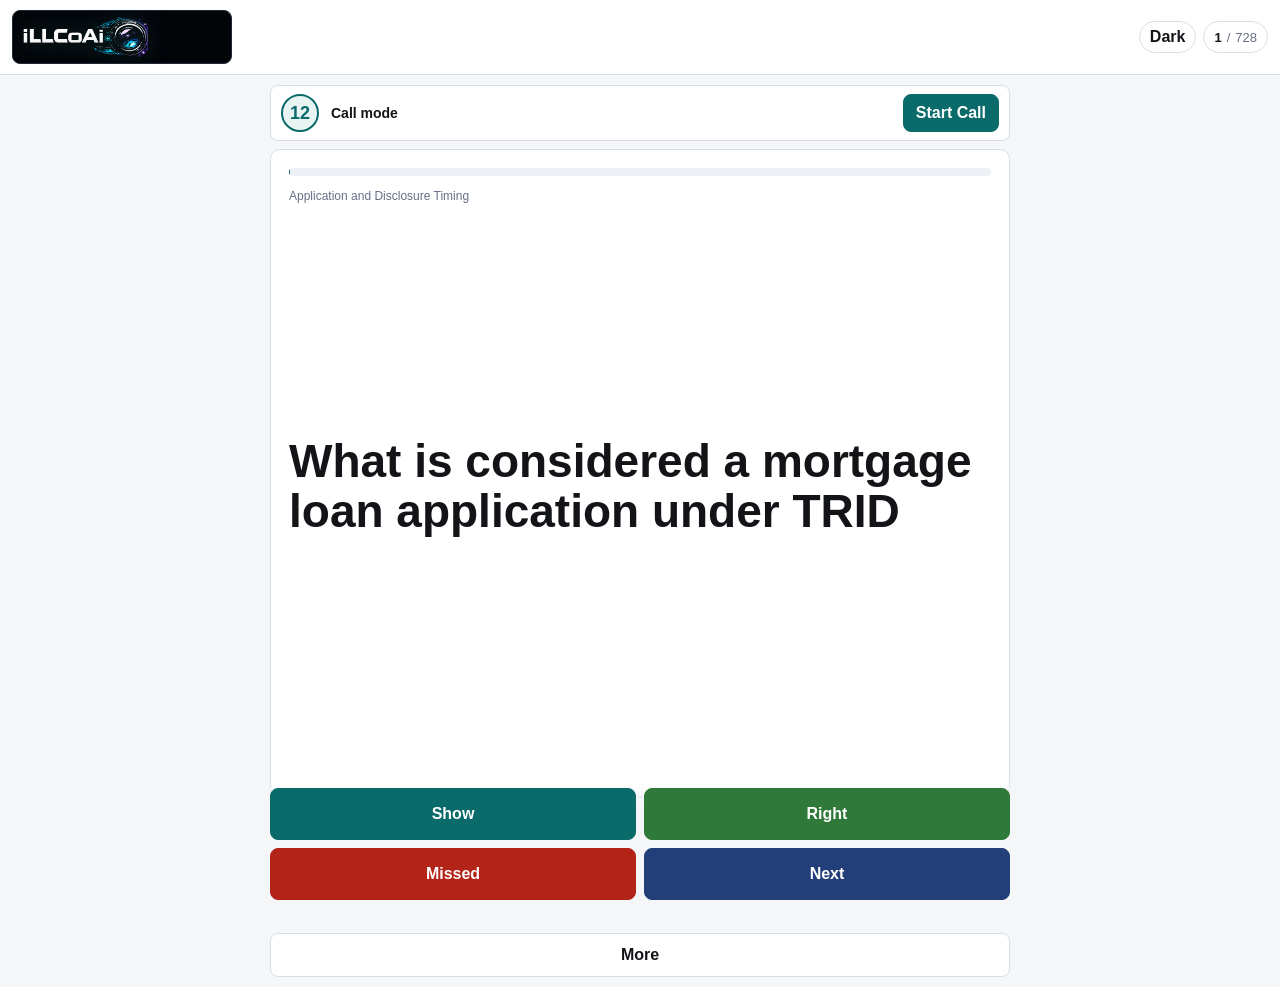
<file: index.html>
<!doctype html>
<html lang="en">
<head>
<meta charset="utf-8">
<meta name="viewport" content="width=device-width, initial-scale=1">
<title>SAFE MLO Study</title>
<link rel="icon" href="data:,">
<style>
:root {
  color-scheme: light;
  --bg: #f4f6f8;
  --paper: #ffffff;
  --control: #ffffff;
  --ink: #121417;
  --muted: #667085;
  --line: #d8dee8;
  --line-strong: #b8c2d0;
  --teal: #0b6b6b;
  --teal-soft: #e7f4f2;
  --blue: #233f7a;
  --blue-soft: #edf2ff;
  --green: #2f7a3b;
  --green-soft: #eaf7ed;
  --red: #b42318;
  --red-soft: #fff0ed;
  --amber: #a15c07;
  --amber-soft: #fff5df;
  --topbar-bg: rgba(255,255,255,.92);
  --action-bg: linear-gradient(180deg, rgba(244,246,248,0), var(--bg) 22%);
  --live-bg: linear-gradient(180deg, #f7fffd, #ffffff);
  --shadow: 0 20px 60px rgba(16, 24, 40, .12);
}
html.dark {
  color-scheme: dark;
  --bg: #0f1319;
  --paper: #171c24;
  --control: #11161d;
  --ink: #f5f7fb;
  --muted: #a6b0c1;
  --line: #2b3442;
  --line-strong: #4a586b;
  --teal: #4fd1c5;
  --teal-soft: #102b2b;
  --blue: #8ea8ff;
  --blue-soft: #17223d;
  --green: #67c879;
  --green-soft: #12301b;
  --red: #ff7469;
  --red-soft: #341714;
  --amber: #f3bd63;
  --amber-soft: #30230f;
  --topbar-bg: rgba(15,19,25,.92);
  --action-bg: linear-gradient(180deg, rgba(15,19,25,0), var(--bg) 22%);
  --live-bg: linear-gradient(180deg, #112524, #171c24);
  --shadow: 0 22px 66px rgba(0, 0, 0, .34);
}
* { box-sizing: border-box; }
html { min-height: 100%; background: var(--bg); }
body { margin: 0; min-height: 100vh; color: var(--ink); font-family: Arial, Helvetica, sans-serif; letter-spacing: 0; background: var(--bg); }
button, input, select, textarea { font: inherit; }
button { cursor: pointer; }
.app { min-height: 100vh; display: grid; grid-template-rows: auto 1fr; }
.topbar { position: sticky; top: 0; z-index: 5; display: flex; justify-content: space-between; align-items: center; gap: 14px; padding: 14px 18px; border-bottom: 1px solid var(--line); background: var(--topbar-bg); backdrop-filter: blur(10px); }
.brand { display: flex; align-items: center; gap: 11px; min-width: 0; }
.logo { width: 40px; height: 40px; display: grid; place-items: center; border: 2px solid var(--ink); background: var(--teal-soft); font-weight: 900; }
.brand-mark { width: min(220px, 48vw); height: 54px; display: flex; align-items: center; border: 1px solid #1f2937; border-radius: 8px; background: #020408; overflow: hidden; padding: 3px 8px; }
.brand-logo { width: 100%; height: 100%; object-fit: contain; object-position: left center; display: block; filter: drop-shadow(0 0 12px rgba(79,209,197,.28)); }
h1, p { margin: 0; }
h1 { font-size: 21px; line-height: 1.08; }
.small { font-size: 13px; line-height: 1.38; }
.muted { color: var(--muted); }
.scorebar { display: flex; justify-content: flex-end; gap: 8px; flex-wrap: wrap; }
.theme-toggle { min-height: 34px; border-radius: 999px; padding: 7px 12px; }
.pill { display: inline-flex; align-items: center; gap: 5px; min-height: 34px; border: 1px solid var(--line); border-radius: 999px; background: var(--control); color: var(--muted); padding: 7px 10px; font-size: 13px; white-space: nowrap; }
.pill strong { color: var(--ink); }
.shell { width: min(1240px, 100%); margin: 0 auto; padding: 18px; display: grid; gap: 14px; align-content: start; }
.call-panel { display: grid; grid-template-columns: 1fr auto; align-items: center; gap: 16px; padding: 14px; border: 1px solid var(--line); border-radius: 10px; background: var(--paper); box-shadow: var(--shadow); }
.call-panel.live { border-color: var(--teal); background: var(--live-bg); box-shadow: 0 0 0 4px rgba(11,107,107,.1), var(--shadow); }
.timer-wrap { display: flex; align-items: center; gap: 12px; min-width: 0; }
.timer { width: 58px; height: 58px; display: grid; place-items: center; border: 2px solid var(--teal); border-radius: 50%; color: var(--teal); background: var(--teal-soft); font-size: 27px; font-weight: 900; }
.call-copy { display: grid; gap: 3px; min-width: 0; }
.call-copy strong { font-size: 17px; }
.call-actions { display: flex; align-items: center; gap: 8px; flex-wrap: wrap; justify-content: flex-end; }
.study-layout { display: grid; grid-template-columns: minmax(0, 1fr) 320px; gap: 14px; align-items: start; }
.primary-column { display: grid; gap: 10px; min-width: 0; }
.side-panel { display: grid; gap: 10px; position: sticky; top: 86px; }
.mini-panel { border: 1px solid var(--line); border-radius: 12px; background: var(--paper); box-shadow: 0 12px 34px rgba(16,24,40,.07); padding: 14px; display: grid; gap: 10px; }
.mini-title { display: flex; align-items: center; justify-content: space-between; gap: 8px; }
.eyebrow { color: var(--teal); font-size: 11px; font-weight: 900; text-transform: uppercase; }
.metric-grid { display: grid; grid-template-columns: repeat(2, minmax(0, 1fr)); gap: 8px; }
.metric { border: 1px solid var(--line); border-radius: 10px; background: var(--control); padding: 10px; }
.metric strong { display: block; font-size: 23px; line-height: 1; color: var(--ink); }
.focus-title { font-size: 17px; font-weight: 900; line-height: 1.25; }
.shortcut-row { display: flex; flex-wrap: wrap; gap: 6px; }
.kbd { border: 1px solid var(--line); border-radius: 6px; background: var(--control); color: var(--muted); padding: 5px 7px; font-size: 12px; }
.card { min-height: 485px; display: grid; grid-template-rows: auto auto 1fr auto auto; gap: 16px; padding: 32px; border: 1px solid var(--line); border-radius: 12px; background: var(--paper); box-shadow: var(--shadow); }
.card.revealed { border-color: var(--line-strong); }
.progress-track { height: 8px; overflow: hidden; border-radius: 999px; background: #edf1f6; }
.progress-track span { display: block; height: 100%; width: 0%; background: linear-gradient(90deg, var(--teal), var(--blue)); transition: width .18s ease; }
.meta { display: flex; gap: 7px; flex-wrap: wrap; align-items: center; }
.tag { border: 1px solid var(--line); border-radius: 999px; background: var(--control); color: var(--muted); padding: 6px 9px; font-size: 12px; max-width: 100%; overflow: hidden; text-overflow: ellipsis; white-space: nowrap; }
.tag.kind { border-color: var(--blue); background: var(--blue); color: #fff; }
.prompt { color: var(--teal); font-size: 12px; font-weight: 900; text-transform: uppercase; }
.front { align-self: center; font-size: clamp(29px, 5vw, 60px); line-height: 1.05; font-weight: 900; overflow-wrap: anywhere; }
.back { display: none; border-top: 1px solid var(--line); padding-top: 18px; font-size: clamp(18px, 2.4vw, 26px); line-height: 1.38; overflow-wrap: anywhere; }
.revealed .back { display: block; }
.options { display: grid; gap: 10px; }
.option { width: 100%; min-height: 52px; border: 1px solid var(--line); border-radius: 8px; background: var(--control); color: var(--ink); padding: 12px 14px; text-align: left; }
.option:hover { border-color: var(--line-strong); }
.option.correct { border-color: var(--green); background: var(--green-soft); }
.option.wrong { border-color: var(--red); background: var(--red-soft); }
.actions { position: sticky; bottom: 0; z-index: 4; display: grid; grid-template-columns: 1.25fr 1fr 1fr 1fr; gap: 10px; padding: 10px 0 0; background: var(--action-bg); }
.btn { min-height: 50px; border: 1px solid var(--line); border-radius: 10px; background: var(--control); color: var(--ink); padding: 11px 13px; font-weight: 900; }
.btn:hover { border-color: var(--line-strong); }
.btn.primary { border-color: var(--teal); background: var(--teal); color: #fff; }
.btn.good { border-color: var(--green); background: var(--green); color: #fff; }
.btn.bad { border-color: var(--red); background: var(--red); color: #fff; }
.btn.blue { border-color: var(--blue); background: var(--blue); color: #fff; }
.btn.ghost { background: var(--control); }
.scorebar .theme-toggle { min-height: 34px; border-radius: 999px; padding: 7px 12px; }
html.dark .btn.primary, html.dark .btn.good, html.dark .btn.bad, html.dark .btn.blue { color: #071016; }
details.more { border: 1px solid var(--line); border-radius: 10px; background: var(--paper); box-shadow: 0 10px 30px rgba(16,24,40,.06); }
details.more summary { list-style: none; padding: 15px 16px; font-weight: 900; cursor: pointer; }
details.more summary::-webkit-details-marker { display: none; }
.more-body { border-top: 1px solid var(--line); padding: 16px; display: grid; gap: 14px; }
.grid { display: grid; grid-template-columns: repeat(3, minmax(0, 1fr)); gap: 10px; }
label { display: grid; gap: 6px; color: var(--muted); font-size: 12px; font-weight: 900; text-transform: uppercase; }
input, select, textarea { width: 100%; min-height: 42px; border: 1px solid var(--line); border-radius: 8px; background: var(--control); color: var(--ink); padding: 9px 10px; }
textarea { min-height: 96px; resize: vertical; font: 12px/1.4 Consolas, monospace; text-transform: none; }
.more-actions { display: flex; flex-wrap: wrap; gap: 8px; }
.more-actions .btn { flex: 1 1 160px; }
.verification { border-left: 3px solid var(--teal); background: var(--control); padding: 10px 12px; color: var(--muted); font-size: 12px; line-height: 1.45; }
.verification strong { color: var(--ink); }
.verification-links { display: flex; flex-wrap: wrap; gap: 10px; margin-top: 6px; }
.verification a { color: var(--teal); font-weight: 800; }
.feedback { min-height: 20px; color: var(--muted); }
.missed-list { display: grid; gap: 8px; max-height: 190px; overflow: auto; }
.side-panel .missed-list { max-height: 270px; }
.missed-item { border: 1px solid var(--line); border-radius: 8px; background: var(--control); color: var(--ink); padding: 10px; text-align: left; font-size: 13px; line-height: 1.35; }
.demo-overlay[hidden] { display: none; }
.demo-overlay { position: fixed; inset: 0; z-index: 80; pointer-events: none; }
.demo-spotlight { position: absolute; border: 2px solid var(--teal); border-radius: 14px; background: transparent; box-shadow: 0 0 0 9999px rgba(3, 7, 18, .72), 0 18px 58px rgba(0,0,0,.42), inset 0 0 0 1px rgba(255,255,255,.35); transition: left .22s ease, top .22s ease, width .22s ease, height .22s ease; pointer-events: none; }
.demo-card { position: absolute; width: min(380px, calc(100vw - 28px)); max-height: calc(100vh - 28px); overflow: auto; border: 1px solid var(--line-strong); border-radius: 12px; background: var(--paper); color: var(--ink); box-shadow: 0 24px 80px rgba(0,0,0,.38); padding: 16px; display: grid; gap: 10px; pointer-events: auto; }
.demo-card h2 { margin: 0; font-size: 22px; line-height: 1.15; }
.demo-actions { display: grid; grid-template-columns: 1fr 1fr 1fr; gap: 8px; }
.demo-actions .btn { min-height: 42px; padding: 8px 10px; }
.demo-actions .btn:disabled { opacity: .45; cursor: default; }
.topbar { position: static; padding: 10px 12px; }
.logo, #demoToggle, .brand .small, .brand h1, .scorebar .pill:nth-of-type(2), .scorebar .pill:nth-of-type(3), .side-panel, .call-actions .pill, .call-copy .small, #kind, #source, .prompt { display: none; }
.brand { gap: 0; }
h1 { font-size: 18px; }
.scorebar { align-items: center; gap: 7px; }
.scorebar .pill, .scorebar .theme-toggle { min-height: 32px; padding: 6px 10px; }
.shell { width: min(760px, 100%); padding: 10px; gap: 8px; }
.call-panel { grid-template-columns: auto 1fr; gap: 10px; padding: 8px 10px; border-radius: 8px; box-shadow: none; }
.timer { width: 38px; height: 38px; font-size: 18px; }
.call-copy strong { font-size: 14px; }
.call-actions { justify-content: flex-end; }
.call-actions .btn { min-height: 38px; padding: 8px 12px; border-radius: 8px; }
.study-layout { display: block; }
.primary-column { gap: 8px; }
.card { min-height: calc(100vh - 252px); gap: 10px; padding: 18px; border-radius: 10px; box-shadow: none; }
.meta { min-height: 20px; }
.tag { border: 0; border-radius: 0; background: transparent; padding: 0; white-space: normal; }
.front { font-size: clamp(25px, 6vw, 46px); line-height: 1.08; }
.back { padding-top: 14px; font-size: clamp(17px, 3vw, 24px); }
.actions { grid-template-columns: repeat(2, minmax(0, 1fr)); gap: 8px; padding-top: 8px; }
.btn { min-height: 52px; border-radius: 8px; }
details.more { box-shadow: none; border-radius: 8px; }
details.more summary { padding: 12px; text-align: center; }
.more-body { padding: 12px; }
@media (max-width: 820px) {
  .topbar { position: static; align-items: flex-start; flex-direction: column; }
  .scorebar { justify-content: flex-start; }
  .shell { padding: 12px; }
  .study-layout { grid-template-columns: 1fr; }
  .side-panel { position: static; grid-template-columns: 1fr; }
  .call-panel { grid-template-columns: 1fr; align-items: stretch; }
  .call-actions { justify-content: stretch; }
  .call-actions .btn, .call-actions .pill { flex: 1 1 auto; justify-content: center; }
  .card { min-height: 420px; padding: 22px; }
  .actions { grid-template-columns: 1fr 1fr; }
  .grid { grid-template-columns: 1fr; }
  .demo-card { width: calc(100vw - 24px); }
}
@media (max-width: 460px) {
  h1 { font-size: 19px; }
  .front { font-size: 31px; }
  .btn { min-height: 48px; padding: 10px; }
  .tag { white-space: normal; }
}
</style>
<script>
(() => {
  const saved = localStorage.getItem('safeMloTheme');
  const prefersDark = window.matchMedia && window.matchMedia('(prefers-color-scheme: dark)').matches;
  if (saved === 'dark' || (!saved && prefersDark)) document.documentElement.classList.add('dark');
})();
</script>
</head>
<body>
<div class="app">
  <header class="topbar">
    <div class="brand"><div class="brand-mark"><img class="brand-logo" src="assets/illcoai-cutout.png" alt="ILLCoAI"></div><div><h1>SAFE Study</h1><p class="small muted">728 cards. Verified July 10, 2026.</p></div></div>
    <div class="scorebar"><button class="btn ghost theme-toggle" id="demoToggle">Demo</button><button class="btn ghost theme-toggle" id="themeToggle">Dark</button><span class="pill"><strong id="position">1</strong>/<span id="total">728</span></span><span class="pill">Right <strong id="known">0</strong></span><span class="pill">Missed <strong id="missed">0</strong></span></div>
  </header>
  <main class="shell">
    <section class="call-panel" id="callPanel">
      <div class="timer-wrap"><div class="timer" id="callTime">12</div><div class="call-copy"><strong id="callTitle">Call mode</strong><p class="small muted" id="callPhase">Answer timer</p></div></div>
      <div class="call-actions"><span class="pill">Round <strong id="callSeen">0</strong></span><span class="pill">Right <strong id="callRight">0</strong></span><span class="pill">Missed <strong id="callWrong">0</strong></span><button class="btn primary" id="callToggle">Start Call</button></div>
    </section>
    <section class="study-layout">
      <div class="primary-column">
        <section class="card" id="card">
          <div class="progress-track"><span id="progressBar"></span></div>
          <div class="meta"><span class="tag kind" id="kind">card</span><span class="tag" id="category">Category</span><span class="tag" id="source">Source</span></div>
          <p class="prompt" id="prompt">Answer out loud</p>
          <div class="front" id="front"></div>
          <div class="options" id="options"></div>
          <div class="back" id="back"></div>
        </section>
        <section class="actions">
          <button class="btn primary" id="reveal">Show</button>
          <button class="btn good" id="knew">Right</button>
          <button class="btn bad" id="miss">Missed</button>
          <button class="btn blue" id="next">Next</button>
        </section>
      </div>
      <aside class="side-panel">
        <section class="mini-panel">
          <div class="mini-title"><p class="eyebrow">Session</p><span class="pill">Live</span></div>
          <div class="metric-grid">
            <div class="metric"><strong id="sideSeen">0</strong><span class="small muted">seen</span></div>
            <div class="metric"><strong id="sideRate">0%</strong><span class="small muted">right rate</span></div>
            <div class="metric"><strong id="sideLeft">0</strong><span class="small muted">left</span></div>
            <div class="metric"><strong id="sideMissed">0</strong><span class="small muted">missed</span></div>
          </div>
        </section>
        <section class="mini-panel">
          <p class="eyebrow">Current Focus</p>
          <div class="focus-title" id="focusTitle">Mixed review</div>
          <p class="small muted" id="focusHint">Answer first, then check the rule.</p>
        </section>
        <section class="mini-panel">
          <div class="mini-title"><p class="eyebrow">Missed Stack</p><span class="pill"><strong id="sideMissedCount">0</strong></span></div>
          <div class="missed-list" id="sideMissedList"></div>
        </section>
        <section class="mini-panel">
          <p class="eyebrow">Shortcuts</p>
          <div class="shortcut-row"><span class="kbd">Space</span><span class="kbd">Next</span><span class="kbd">K</span><span class="kbd">M</span><span class="kbd">C</span><span class="kbd">D</span></div>
        </section>
      </aside>
    </section>
    <details class="more">
      <summary>More</summary>
      <div class="more-body">
        <div class="verification" role="note">
          <strong>Verified July 10, 2026.</strong> Current federal SAFE MLO baseline. State-specific licensing and lending rules can add requirements.
          <nav class="verification-links" aria-label="Verification sources"><a href="https://mortgage.nationwidelicensingsystem.org/knowledge/Products/nmls/pubs/testingHbk/education/mlo_testing/mlo_test_faq/mlo_testing_hbk_testOutline.html" target="_blank" rel="noreferrer">NMLS outline</a><a href="https://www.consumerfinance.gov/rules-policy/regulations/1026/" target="_blank" rel="noreferrer">Regulation Z</a><a href="https://uscode.house.gov/view.xhtml?req=(title:12%20section:5104%20edition:prelim)" target="_blank" rel="noreferrer">SAFE Act</a></nav>
        </div>
        <div class="grid">
          <label>Study type<select id="mode"><option value="all">All cards</option><option value="flashcard">Flashcards</option><option value="quiz">Quiz</option><option value="trap">Traps</option><option value="quick-rule">Quick rules</option><option value="study-step">Study steps</option><option value="missed">Missed only</option></select></label>
          <label>Category<select id="cat"><option value="">All categories</option></select></label>
          <label>Source<select id="src"><option value="">All sources</option></select></label>
        </div>
        <div class="grid"><label>Search<input id="search" type="search" placeholder="TRID, RESPA, DTI"></label><label>Answer seconds<input id="answerSeconds" type="number" min="5" max="60" value="12"></label><label>Review seconds<input id="reviewSeconds" type="number" min="3" max="30" value="6"></label></div>
        <div class="more-actions"><button class="btn ghost" id="shuffle">Shuffle</button><button class="btn ghost" id="reset">Reset</button><button class="btn ghost" id="copySave">Copy continue code</button><button class="btn ghost" id="restoreSave">Restore code</button></div>
        <label>Continue code<textarea id="saveData" placeholder="Progress backup appears here automatically."></textarea></label>
        <p class="small feedback" id="saveStatus">Progress saves on this device.</p>
        <div><p class="small muted">Missed stack</p><div class="missed-list" id="missedList"></div></div>
      </div>
    </details>
  </main>
  <div class="demo-overlay" id="demoOverlay" hidden>
    <div class="demo-spotlight" id="demoSpotlight"></div>
    <section class="demo-card" id="demoCard" role="dialog" aria-modal="true" aria-labelledby="demoTitle">
      <p class="eyebrow" id="demoStepLabel">Demo</p>
      <h2 id="demoTitle">Guided study flow</h2>
      <p class="small muted" id="demoText">Follow the highlighted area.</p>
      <div class="demo-actions">
        <button class="btn ghost" id="demoPrev">Back</button>
        <button class="btn primary" id="demoNext">Next</button>
        <button class="btn ghost" id="demoClose">Close</button>
      </div>
    </section>
  </div>
</div>
<script id="deck-data" type="application/json">[{"id":"flashcard-0055","kind":"flashcard","category":"Application and Disclosure Timing","source":"Flashcards Mortgage Loan Origination Activities","front":"What is considered a mortgage loan application under TRID","back":"Six pieces of information: borrower name, income, Social Security number to obtain credit, property address, estimated property value, and mortgage loan amount sought.","options":[],"answer":"","tags":["trid","products"]},{"id":"flashcard-0056","kind":"flashcard","category":"Application and Disclosure Timing","source":"Flashcards Mortgage Loan Origination Activities","front":"Once the six application items are received, when must the Loan Estimate be delivered or mailed","back":"Within 3 business days.","options":[],"answer":"","tags":["trid"]},{"id":"flashcard-0057","kind":"flashcard","category":"Application and Disclosure Timing","source":"Flashcards Mortgage Loan Origination Activities","front":"Can an MLO require supporting documents before issuing a Loan Estimate","back":"No. The lender cannot require verification documents before providing the Loan Estimate.","options":[],"answer":"","tags":["trid"]},{"id":"flashcard-0058","kind":"flashcard","category":"Application and Disclosure Timing","source":"Flashcards Mortgage Loan Origination Activities","front":"When must the Closing Disclosure generally be received before closing","back":"At least 3 business days before consummation.","options":[],"answer":"","tags":["trid"]},{"id":"flashcard-0059","kind":"flashcard","category":"Application and Disclosure Timing","source":"Flashcards Mortgage Loan Origination Activities","front":"What changes trigger a new 3-business-day waiting period after a corrected Closing Disclosure","back":"APR becomes inaccurate, loan product changes, or a prepayment penalty is added.","options":[],"answer":"","tags":["trid","tila"]},{"id":"flashcard-0060","kind":"flashcard","category":"Application and Disclosure Timing","source":"Flashcards Mortgage Loan Origination Activities","front":"What is a zero-tolerance fee","back":"A fee that generally cannot increase from the Loan Estimate to Closing Disclosure unless there is a valid changed circumstance.","options":[],"answer":"","tags":["trid","products"]},{"id":"flashcard-0061","kind":"flashcard","category":"Application and Disclosure Timing","source":"Flashcards Mortgage Loan Origination Activities","front":"Give examples of zero-tolerance fees.","back":"Fees paid to the creditor, mortgage broker, or an affiliate; transfer taxes; and required services for which the consumer cannot shop.","options":[],"answer":"","tags":["trid"]},{"id":"flashcard-0062","kind":"flashcard","category":"Application and Disclosure Timing","source":"Flashcards Mortgage Loan Origination Activities","front":"What is the 10% cumulative tolerance category","back":"Recording fees and required third-party services for which the consumer may shop and selects a provider from the creditor’s written list. The 10% limit applies to the category total.","options":[],"answer":"","tags":["trid"]},{"id":"flashcard-0063","kind":"flashcard","category":"Application and Disclosure Timing","source":"Flashcards Mortgage Loan Origination Activities","front":"What fees may change without tolerance limits","back":"Prepaid interest, property-insurance premiums, escrow deposits, optional services, and required shoppable services when the consumer chooses a provider not on the creditor’s written list.","options":[],"answer":"","tags":["trid"]},{"id":"flashcard-0064","kind":"flashcard","category":"Application and Disclosure Timing","source":"Flashcards Mortgage Loan Origination Activities","front":"What is a changed circumstance","back":"A valid event that affects settlement charges, borrower eligibility, or loan terms, such as new information or changed borrower/property facts.","options":[],"answer":"","tags":["trid","respa","products"]},{"id":"flashcard-0065","kind":"flashcard","category":"Application and Disclosure Timing","source":"Flashcards Mortgage Loan Origination Activities","front":"When must a revised Loan Estimate be issued after a changed circumstance","back":"Within 3 business days of receiving information sufficient to establish the changed circumstance.","options":[],"answer":"","tags":["trid"]},{"id":"flashcard-0066","kind":"flashcard","category":"Application and Disclosure Timing","source":"Flashcards Mortgage Loan Origination Activities","front":"Can a revised Loan Estimate be given after the Closing Disclosure","back":"Generally no. Once the Closing Disclosure is issued, corrections are handled through the Closing Disclosure.","options":[],"answer":"","tags":["trid"]},{"id":"flashcard-0067","kind":"flashcard","category":"Application and Disclosure Timing","source":"Flashcards Mortgage Loan Origination Activities","front":"What is consummation","back":"The point when the borrower becomes legally obligated on the loan.","options":[],"answer":"","tags":["trid"]},{"id":"flashcard-0068","kind":"flashcard","category":"Application and Disclosure Timing","source":"Flashcards Mortgage Loan Origination Activities","front":"Is consummation always the same as closing or settlement","back":"Not always. It depends on state law and when the borrower becomes legally obligated.","options":[],"answer":"","tags":["trid","respa"]},{"id":"flashcard-0069","kind":"flashcard","category":"ATR / Underwriting / Verification","source":"Flashcards Mortgage Loan Origination Activities","front":"What does ATR stand for","back":"Ability to Repay.","options":[],"answer":"","tags":["general"]},{"id":"flashcard-0070","kind":"flashcard","category":"ATR / Underwriting / Verification","source":"Flashcards Mortgage Loan Origination Activities","front":"What must a lender determine under ATR","back":"That the borrower has a reasonable ability to repay the loan according to its terms.","options":[],"answer":"","tags":["general"]},{"id":"flashcard-0071","kind":"flashcard","category":"ATR / Underwriting / Verification","source":"Flashcards Mortgage Loan Origination Activities","front":"What are common ATR factors","back":"Income/assets, employment, monthly payment, simultaneous loans, mortgage-related obligations, debts, DTI/residual income, and credit history.","options":[],"answer":"","tags":["math"]},{"id":"flashcard-0072","kind":"flashcard","category":"ATR / Underwriting / Verification","source":"Flashcards Mortgage Loan Origination Activities","front":"What is DTI","back":"Debt-to-income ratio, comparing monthly debt obligations to gross monthly income.","options":[],"answer":"","tags":["math"]},{"id":"flashcard-0073","kind":"flashcard","category":"ATR / Underwriting / Verification","source":"Flashcards Mortgage Loan Origination Activities","front":"What is LTV","back":"Loan-to-value ratio, comparing the loan amount to the property value or purchase price.","options":[],"answer":"","tags":["math","products"]},{"id":"flashcard-0074","kind":"flashcard","category":"ATR / Underwriting / Verification","source":"Flashcards Mortgage Loan Origination Activities","front":"What is CLTV","back":"Combined loan-to-value, including multiple liens on the property.","options":[],"answer":"","tags":["math","products"]},{"id":"flashcard-0075","kind":"flashcard","category":"ATR / Underwriting / Verification","source":"Flashcards Mortgage Loan Origination Activities","front":"What is a gift letter used for","back":"To document that funds given to the borrower are a true gift and do not need to be repaid.","options":[],"answer":"","tags":["general"]},{"id":"flashcard-0076","kind":"flashcard","category":"ATR / Underwriting / Verification","source":"Flashcards Mortgage Loan Origination Activities","front":"Why are unexplained deposits a red flag","back":"They may indicate undisclosed debt, borrowed funds, fraud, or money laundering risk.","options":[],"answer":"","tags":["ethics-fraud"]},{"id":"flashcard-0077","kind":"flashcard","category":"ATR / Underwriting / Verification","source":"Flashcards Mortgage Loan Origination Activities","front":"What is the MLO’s duty when discovering inaccurate borrower information","back":"Do not alter or ignore it. Document the discrepancy, obtain accurate information, and notify or escalate to the appropriate parties under company procedures.","options":[],"answer":"","tags":["general"]},{"id":"flashcard-0078","kind":"flashcard","category":"ATR / Underwriting / Verification","source":"Flashcards Mortgage Loan Origination Activities","front":"Can an MLO tell a borrower to leave debts off an application","back":"No. That is fraud.","options":[],"answer":"","tags":["ethics-fraud"]},{"id":"flashcard-0079","kind":"flashcard","category":"ATR / Underwriting / Verification","source":"Flashcards Mortgage Loan Origination Activities","front":"Can an MLO suggest a borrower claim owner occupancy if they intend to rent the property","back":"No. That is occupancy fraud.","options":[],"answer":"","tags":["ethics-fraud"]},{"id":"flashcard-0080","kind":"flashcard","category":"Closing and Settlement","source":"Flashcards Mortgage Loan Origination Activities","front":"What is a rate lock","back":"A lender agreement to hold a specific interest rate for a defined period.","options":[],"answer":"","tags":["respa"]},{"id":"flashcard-0081","kind":"flashcard","category":"Closing and Settlement","source":"Flashcards Mortgage Loan Origination Activities","front":"What is a lock-in agreement","back":"Written confirmation of locked rate terms, expiration, and related conditions.","options":[],"answer":"","tags":["respa"]},{"id":"flashcard-0082","kind":"flashcard","category":"Closing and Settlement","source":"Flashcards Mortgage Loan Origination Activities","front":"What is title insurance","back":"Insurance protecting against covered defects in title ownership.","options":[],"answer":"","tags":["respa"]},{"id":"flashcard-0083","kind":"flashcard","category":"Closing and Settlement","source":"Flashcards Mortgage Loan Origination Activities","front":"What is hazard insurance","back":"Property insurance protecting against physical damage to the home.","options":[],"answer":"","tags":["respa"]},{"id":"flashcard-0084","kind":"flashcard","category":"Closing and Settlement","source":"Flashcards Mortgage Loan Origination Activities","front":"What is escrow","back":"Funds collected and held to pay future obligations such as taxes and insurance.","options":[],"answer":"","tags":["respa"]},{"id":"flashcard-0085","kind":"flashcard","category":"RESPA / Regulation X","source":"Flashcards Federal Mortgage Related Laws","front":"What does RESPA stand for","back":"Real Estate Settlement Procedures Act.","options":[],"answer":"","tags":["respa"]},{"id":"flashcard-0086","kind":"flashcard","category":"RESPA / Regulation X","source":"Flashcards Federal Mortgage Related Laws","front":"What regulation implements RESPA","back":"Regulation X.","options":[],"answer":"","tags":["respa"]},{"id":"flashcard-0087","kind":"flashcard","category":"RESPA / Regulation X","source":"Flashcards Federal Mortgage Related Laws","front":"What is the main purpose of RESPA","back":"To protect consumers from abusive settlement practices and require clear disclosures about settlement costs.","options":[],"answer":"","tags":["respa"]},{"id":"flashcard-0088","kind":"flashcard","category":"RESPA / Regulation X","source":"Flashcards Federal Mortgage Related Laws","front":"What types of loans does RESPA generally cover","back":"Federally related mortgage loans secured by residential real estate.","options":[],"answer":"","tags":["respa"]},{"id":"flashcard-0089","kind":"flashcard","category":"RESPA / Regulation X","source":"Flashcards Federal Mortgage Related Laws","front":"What is a settlement service","back":"A service connected to a real estate settlement, such as title work, appraisal, credit report, loan origination, closing, or escrow services.","options":[],"answer":"","tags":["respa","privacy-credit"]},{"id":"flashcard-0090","kind":"flashcard","category":"RESPA / Regulation X","source":"Flashcards Federal Mortgage Related Laws","front":"What does RESPA Section 8 prohibit","back":"Kickbacks, referral fees, and unearned fees connected to settlement services.","options":[],"answer":"","tags":["respa"]},{"id":"flashcard-0091","kind":"flashcard","category":"RESPA / Regulation X","source":"Flashcards Federal Mortgage Related Laws","front":"Can an MLO receive money for referring a borrower to a title company","back":"No. That is a prohibited referral fee under RESPA.","options":[],"answer":"","tags":["respa"]},{"id":"flashcard-0092","kind":"flashcard","category":"RESPA / Regulation X","source":"Flashcards Federal Mortgage Related Laws","front":"What is an Affiliated Business Arrangement","back":"A situation where a person in a position to refer settlement business has an ownership or financial interest in the company receiving the referral.","options":[],"answer":"","tags":["respa"]},{"id":"flashcard-0093","kind":"flashcard","category":"RESPA / Regulation X","source":"Flashcards Federal Mortgage Related Laws","front":"Is an affiliated business arrangement automatically illegal","back":"No, but it must be properly disclosed and the borrower generally cannot be required to use the affiliate.","options":[],"answer":"","tags":["respa"]},{"id":"flashcard-0094","kind":"flashcard","category":"RESPA / Regulation X","source":"Flashcards Federal Mortgage Related Laws","front":"What disclosure is required for an affiliated business arrangement","back":"The Affiliated Business Arrangement Disclosure.","options":[],"answer":"","tags":["respa"]},{"id":"flashcard-0095","kind":"flashcard","category":"RESPA / Regulation X","source":"Flashcards Federal Mortgage Related Laws","front":"When must an initial escrow statement generally be provided","back":"At settlement or within 45 calendar days after settlement when the escrow account is a loan condition; if a voluntary account is established later, within 45 calendar days after establishment.","options":[],"answer":"","tags":["respa"]},{"id":"flashcard-0096","kind":"flashcard","category":"RESPA / Regulation X","source":"Flashcards Federal Mortgage Related Laws","front":"How often must an annual escrow statement be provided","back":"Within 30 calendar days after each escrow-account computation year ends.","options":[],"answer":"","tags":["respa"]},{"id":"flashcard-0097","kind":"flashcard","category":"ECOA / Regulation B","source":"Flashcards Federal Mortgage Related Laws","front":"What does ECOA stand for","back":"Equal Credit Opportunity Act.","options":[],"answer":"","tags":["ecoa"]},{"id":"flashcard-0098","kind":"flashcard","category":"ECOA / Regulation B","source":"Flashcards Federal Mortgage Related Laws","front":"What regulation implements ECOA","back":"Regulation B.","options":[],"answer":"","tags":["ecoa"]},{"id":"flashcard-0099","kind":"flashcard","category":"ECOA / Regulation B","source":"Flashcards Federal Mortgage Related Laws","front":"What is the main purpose of ECOA","back":"To prevent discrimination in credit transactions.","options":[],"answer":"","tags":["ecoa"]},{"id":"flashcard-0100","kind":"flashcard","category":"ECOA / Regulation B","source":"Flashcards Federal Mortgage Related Laws","front":"What protected classes are covered under ECOA","back":"Race, color, religion, national origin, sex, marital status, age when the applicant can contract, receipt of public-assistance income, and good-faith exercise of rights under the Consumer Credit Protection Act.","options":[],"answer":"","tags":["ecoa"]},{"id":"flashcard-0101","kind":"flashcard","category":"ECOA / Regulation B","source":"Flashcards Federal Mortgage Related Laws","front":"Can a lender ask about childbearing plans","back":"No. Questions about plans to have children are prohibited.","options":[],"answer":"","tags":["ecoa"]},{"id":"flashcard-0102","kind":"flashcard","category":"ECOA / Regulation B","source":"Flashcards Federal Mortgage Related Laws","front":"Can income from public assistance be considered","back":"Yes. A lender cannot discriminate because income comes from public assistance.","options":[],"answer":"","tags":["ecoa"]},{"id":"flashcard-0103","kind":"flashcard","category":"ECOA / Regulation B","source":"Flashcards Federal Mortgage Related Laws","front":"What is adverse action","back":"A denial, termination, unfavorable change, or refusal to grant credit on requested terms.","options":[],"answer":"","tags":["ecoa"]},{"id":"flashcard-0104","kind":"flashcard","category":"ECOA / Regulation B","source":"Flashcards Federal Mortgage Related Laws","front":"When must an adverse action notice generally be provided","back":"Within 30 days after receiving a completed application.","options":[],"answer":"","tags":["ecoa"]},{"id":"flashcard-0105","kind":"flashcard","category":"ECOA / Regulation B","source":"Flashcards Federal Mortgage Related Laws","front":"Can an MLO discourage someone from applying because of race, age, marital status, or public assistance income","back":"No. That is prohibited discrimination.","options":[],"answer":"","tags":["ecoa"]},{"id":"flashcard-0106","kind":"flashcard","category":"ECOA / Regulation B","source":"Flashcards Federal Mortgage Related Laws","front":"What is a spousal signature violation","back":"Requiring a spouse to sign loan documents when the spouse is not needed to qualify or secure the loan.","options":[],"answer":"","tags":["ecoa"]},{"id":"flashcard-0107","kind":"flashcard","category":"TILA / Regulation Z","source":"Flashcards Federal Mortgage Related Laws","front":"What does TILA stand for","back":"Truth in Lending Act.","options":[],"answer":"","tags":["tila"]},{"id":"flashcard-0108","kind":"flashcard","category":"TILA / Regulation Z","source":"Flashcards Federal Mortgage Related Laws","front":"What regulation implements TILA","back":"Regulation Z.","options":[],"answer":"","tags":["tila"]},{"id":"flashcard-0109","kind":"flashcard","category":"TILA / Regulation Z","source":"Flashcards Federal Mortgage Related Laws","front":"What is the main purpose of TILA","back":"To promote informed use of credit by requiring clear disclosure of credit terms and costs.","options":[],"answer":"","tags":["tila"]},{"id":"flashcard-0110","kind":"flashcard","category":"TILA / Regulation Z","source":"Flashcards Federal Mortgage Related Laws","front":"What is APR","back":"Annual Percentage Rate, the cost of credit expressed as a yearly rate.","options":[],"answer":"","tags":["tila"]},{"id":"flashcard-0111","kind":"flashcard","category":"TILA / Regulation Z","source":"Flashcards Federal Mortgage Related Laws","front":"Is APR always the same as the interest rate","back":"No. APR includes certain finance charges and may be higher than the note rate.","options":[],"answer":"","tags":["tila"]},{"id":"flashcard-0112","kind":"flashcard","category":"TILA / Regulation Z","source":"Flashcards Federal Mortgage Related Laws","front":"What is a finance charge","back":"The cost of consumer credit expressed as a dollar amount.","options":[],"answer":"","tags":["tila"]},{"id":"flashcard-0113","kind":"flashcard","category":"TILA / Regulation Z","source":"Flashcards Federal Mortgage Related Laws","front":"What is the right of rescission","back":"The borrower’s right to cancel certain refinance or home equity transactions within 3 business days.","options":[],"answer":"","tags":["tila"]},{"id":"flashcard-0114","kind":"flashcard","category":"TILA / Regulation Z","source":"Flashcards Federal Mortgage Related Laws","front":"Does the right of rescission apply to purchase-money mortgages","back":"No.","options":[],"answer":"","tags":["tila"]},{"id":"flashcard-0115","kind":"flashcard","category":"TILA / Regulation Z","source":"Flashcards Federal Mortgage Related Laws","front":"What is HOEPA","back":"Home Ownership and Equity Protection Act.","options":[],"answer":"","tags":["tila"]},{"id":"flashcard-0116","kind":"flashcard","category":"TILA / Regulation Z","source":"Flashcards Federal Mortgage Related Laws","front":"What does HOEPA regulate","back":"High-cost mortgage loans.","options":[],"answer":"","tags":["tila"]},{"id":"flashcard-0117","kind":"flashcard","category":"TILA / Regulation Z","source":"Flashcards Federal Mortgage Related Laws","front":"What is a Higher-Priced Mortgage Loan","back":"A loan with an APR above the Average Prime Offer Rate by a specified threshold.","options":[],"answer":"","tags":["tila"]},{"id":"flashcard-0118","kind":"flashcard","category":"TILA / Regulation Z","source":"Flashcards Federal Mortgage Related Laws","front":"Are HPMLs the same as HOEPA high-cost loans","back":"No.","options":[],"answer":"","tags":["tila"]},{"id":"flashcard-0119","kind":"flashcard","category":"TILA / Regulation Z","source":"Flashcards Federal Mortgage Related Laws","front":"What is the MLO compensation rule","back":"Compensation generally cannot be based on a loan term or a proxy for a term. A fixed percentage of the credit amount may be used if the percentage does not vary with loan size, subject to permitted minimum and maximum dollar amounts.","options":[],"answer":"","tags":["tila"]},{"id":"flashcard-0120","kind":"flashcard","category":"TILA / Regulation Z","source":"Flashcards Federal Mortgage Related Laws","front":"Can an MLO be paid more because the borrower accepts a higher interest rate","back":"No.","options":[],"answer":"","tags":["tila"]},{"id":"flashcard-0121","kind":"flashcard","category":"TILA / Regulation Z","source":"Flashcards Federal Mortgage Related Laws","front":"Can dual compensation occur on the same transaction","back":"Generally no. An MLO may not be compensated by both the consumer and another party on the same transaction.","options":[],"answer":"","tags":["tila"]},{"id":"flashcard-0122","kind":"flashcard","category":"TRID / Know Before You Owe","source":"Flashcards Federal Mortgage Related Laws","front":"What does TRID combine","back":"TILA and RESPA mortgage disclosure requirements.","options":[],"answer":"","tags":["trid","respa","tila"]},{"id":"flashcard-0123","kind":"flashcard","category":"TRID / Know Before You Owe","source":"Flashcards Federal Mortgage Related Laws","front":"What two main disclosures does TRID require","back":"Loan Estimate and Closing Disclosure.","options":[],"answer":"","tags":["trid"]},{"id":"flashcard-0124","kind":"flashcard","category":"TRID / Know Before You Owe","source":"Flashcards Federal Mortgage Related Laws","front":"What six items trigger a TRID application","back":"Name, income, Social Security number to obtain credit, property address, estimated property value, and mortgage loan amount sought.","options":[],"answer":"","tags":["trid","products"]},{"id":"flashcard-0125","kind":"flashcard","category":"TRID / Know Before You Owe","source":"Flashcards Federal Mortgage Related Laws","front":"When must the Loan Estimate be delivered or mailed","back":"Within 3 business days after application.","options":[],"answer":"","tags":["trid"]},{"id":"flashcard-0126","kind":"flashcard","category":"TRID / Know Before You Owe","source":"Flashcards Federal Mortgage Related Laws","front":"Can a fee be charged before the borrower receives the Loan Estimate and indicates intent to proceed","back":"Generally no, except a bona fide and reasonable credit report fee.","options":[],"answer":"","tags":["trid","privacy-credit"]},{"id":"flashcard-0127","kind":"flashcard","category":"TRID / Know Before You Owe","source":"Flashcards Federal Mortgage Related Laws","front":"When must the Closing Disclosure be received","back":"At least 3 business days before consummation.","options":[],"answer":"","tags":["trid"]},{"id":"flashcard-0128","kind":"flashcard","category":"TRID / Know Before You Owe","source":"Flashcards Federal Mortgage Related Laws","front":"What changes require a new 3-business-day waiting period after the Closing Disclosure","back":"APR becomes inaccurate, loan product changes, or a prepayment penalty is added.","options":[],"answer":"","tags":["trid","tila"]},{"id":"flashcard-0129","kind":"flashcard","category":"TRID / Know Before You Owe","source":"Flashcards Federal Mortgage Related Laws","front":"What is a tolerance cure","back":"A refund or correction when fees exceed allowed tolerance limits.","options":[],"answer":"","tags":["trid"]},{"id":"flashcard-0130","kind":"flashcard","category":"TRID / Know Before You Owe","source":"Flashcards Federal Mortgage Related Laws","front":"When must a tolerance cure generally be provided","back":"No later than 60 days after consummation.","options":[],"answer":"","tags":["trid"]},{"id":"flashcard-0131","kind":"flashcard","category":"Other Federal Laws","source":"Flashcards Federal Mortgage Related Laws","front":"What does HMDA stand for","back":"Home Mortgage Disclosure Act.","options":[],"answer":"","tags":["general"]},{"id":"flashcard-0132","kind":"flashcard","category":"Other Federal Laws","source":"Flashcards Federal Mortgage Related Laws","front":"What regulation implements HMDA","back":"Regulation C.","options":[],"answer":"","tags":["general"]},{"id":"flashcard-0133","kind":"flashcard","category":"Other Federal Laws","source":"Flashcards Federal Mortgage Related Laws","front":"What is the purpose of HMDA","back":"To collect mortgage lending data to help identify lending patterns and possible discrimination.","options":[],"answer":"","tags":["ecoa"]},{"id":"flashcard-0134","kind":"flashcard","category":"Other Federal Laws","source":"Flashcards Federal Mortgage Related Laws","front":"What does FCRA regulate","back":"Use, accuracy, privacy, and disclosure of consumer credit information.","options":[],"answer":"","tags":["products","privacy-credit"]},{"id":"flashcard-0135","kind":"flashcard","category":"Other Federal Laws","source":"Flashcards Federal Mortgage Related Laws","front":"What is required before pulling a credit report","back":"A permissible purpose under FCRA. A consumer-initiated mortgage credit application supplies a credit-transaction purpose; lenders also commonly document the consumer’s authorization under application and company procedures.","options":[],"answer":"","tags":["privacy-credit"]},{"id":"flashcard-0136","kind":"flashcard","category":"Other Federal Laws","source":"Flashcards Federal Mortgage Related Laws","front":"What is the Red Flags Rule","back":"A rule requiring financial institutions and creditors to detect, prevent, and respond to identity theft warning signs.","options":[],"answer":"","tags":["privacy-credit"]},{"id":"flashcard-0137","kind":"flashcard","category":"Other Federal Laws","source":"Flashcards Federal Mortgage Related Laws","front":"What does GLBA protect","back":"Consumer financial privacy and nonpublic personal information.","options":[],"answer":"","tags":["products","privacy-credit"]},{"id":"flashcard-0138","kind":"flashcard","category":"Other Federal Laws","source":"Flashcards Federal Mortgage Related Laws","front":"What is a SAR","back":"Suspicious Activity Report.","options":[],"answer":"","tags":["ethics-fraud"]},{"id":"flashcard-0139","kind":"flashcard","category":"Other Federal Laws","source":"Flashcards Federal Mortgage Related Laws","front":"Should an MLO tell the borrower that a SAR may be filed","back":"No.","options":[],"answer":"","tags":["ethics-fraud"]},{"id":"flashcard-0140","kind":"flashcard","category":"Other Federal Laws","source":"Flashcards Federal Mortgage Related Laws","front":"What is Regulation N","back":"The Mortgage Acts and Practices Advertising Rule.","options":[],"answer":"","tags":["ethics-fraud"]},{"id":"flashcard-0141","kind":"flashcard","category":"Other Federal Laws","source":"Flashcards Federal Mortgage Related Laws","front":"What does Regulation N prohibit","back":"Material misrepresentations in mortgage advertising.","options":[],"answer":"","tags":["ethics-fraud"]},{"id":"flashcard-0142","kind":"flashcard","category":"Other Federal Laws","source":"Flashcards Federal Mortgage Related Laws","front":"What does the E-Sign Act allow","back":"Electronic signatures and electronic records in transactions.","options":[],"answer":"","tags":["general"]},{"id":"flashcard-0143","kind":"flashcard","category":"Other Federal Laws","source":"Flashcards Federal Mortgage Related Laws","front":"What law governs PMI cancellation","back":"Homeowners Protection Act.","options":[],"answer":"","tags":["pmi"]},{"id":"flashcard-0144","kind":"flashcard","category":"Other Federal Laws","source":"Flashcards Federal Mortgage Related Laws","front":"When may a borrower request PMI cancellation","back":"At 80% loan-to-value based on the original value, if other conditions are met.","options":[],"answer":"","tags":["products","pmi"]},{"id":"flashcard-0145","kind":"flashcard","category":"Other Federal Laws","source":"Flashcards Federal Mortgage Related Laws","front":"When must PMI automatically terminate for many loans","back":"At 78% loan-to-value based on the original amortization schedule, if the borrower is current.","options":[],"answer":"","tags":["products","pmi"]},{"id":"quick-rule-0146","kind":"quick-rule","category":"Must-Memorize Federal Law Matchups","source":"Flashcards Federal Mortgage Related Laws","front":"Must-Memorize Federal Law Matchups: RESPA","back":"Regulation: Reg X | Main Idea: Settlement services, escrow, kickbacks","options":[],"answer":"","tags":["respa"]},{"id":"quick-rule-0147","kind":"quick-rule","category":"Must-Memorize Federal Law Matchups","source":"Flashcards Federal Mortgage Related Laws","front":"Must-Memorize Federal Law Matchups: ECOA","back":"Regulation: Reg B | Main Idea: Fair lending / no discrimination","options":[],"answer":"","tags":["ecoa"]},{"id":"quick-rule-0148","kind":"quick-rule","category":"Must-Memorize Federal Law Matchups","source":"Flashcards Federal Mortgage Related Laws","front":"Must-Memorize Federal Law Matchups: TILA","back":"Regulation: Reg Z | Main Idea: APR, finance charge, rescission, compensation","options":[],"answer":"","tags":["tila"]},{"id":"quick-rule-0149","kind":"quick-rule","category":"Must-Memorize Federal Law Matchups","source":"Flashcards Federal Mortgage Related Laws","front":"Must-Memorize Federal Law Matchups: HMDA","back":"Regulation: Reg C | Main Idea: Mortgage lending data","options":[],"answer":"","tags":["general"]},{"id":"quick-rule-0150","kind":"quick-rule","category":"Must-Memorize Federal Law Matchups","source":"Flashcards Federal Mortgage Related Laws","front":"Must-Memorize Federal Law Matchups: FCRA","back":"Regulation: Reg V (12 CFR 1022) | Main Idea: Credit reports and consumer-reporting duties","options":[],"answer":"","tags":["privacy-credit"]},{"id":"quick-rule-0151","kind":"quick-rule","category":"Must-Memorize Federal Law Matchups","source":"Flashcards Federal Mortgage Related Laws","front":"Must-Memorize Federal Law Matchups: GLBA","back":"Key Rules: Reg P and applicable FTC privacy/safeguards rules | Main Idea: Privacy and nonpublic personal information","options":[],"answer":"","tags":["products","privacy-credit"]},{"id":"quick-rule-0152","kind":"quick-rule","category":"Must-Memorize Federal Law Matchups","source":"Flashcards Federal Mortgage Related Laws","front":"Must-Memorize Federal Law Matchups: FACTA","back":"Framework: FCRA amendment, Reg V, and identity-theft rules | Main Idea: Credit accuracy and identity theft","options":[],"answer":"","tags":["general"]},{"id":"quick-rule-0153","kind":"quick-rule","category":"Must-Memorize Federal Law Matchups","source":"Flashcards Federal Mortgage Related Laws","front":"Must-Memorize Federal Law Matchups: BSA/AML","back":"Regulation: 31 CFR Chapter X; loan/finance companies use Part 1029 | Main Idea: Money-laundering prevention and SARs","options":[],"answer":"","tags":["general"]},{"id":"quick-rule-0154","kind":"quick-rule","category":"Must-Memorize Federal Law Matchups","source":"Flashcards Federal Mortgage Related Laws","front":"Must-Memorize Federal Law Matchups: Regulation N","back":"Regulation: 12 CFR Part 1014 | Main Idea: Mortgage advertising misrepresentations","options":[],"answer":"","tags":["ethics-fraud"]},{"id":"quick-rule-0155","kind":"quick-rule","category":"Must-Memorize Federal Law Matchups","source":"Flashcards Federal Mortgage Related Laws","front":"Must-Memorize Federal Law Matchups: HPA","back":"Law: 12 USC 4901–4910 | Main Idea: PMI cancellation and termination","options":[],"answer":"","tags":["pmi"]},{"id":"quick-rule-0156","kind":"quick-rule","category":"Must-Memorize Federal Law Matchups","source":"Flashcards Federal Mortgage Related Laws","front":"Must-Memorize Federal Law Matchups: SAFE Act","back":"Regulations: Reg H for state compliance; Reg G for federal registration | Main Idea: MLO licensing and NMLS","options":[],"answer":"","tags":["safe-nmls"]},{"id":"flashcard-0157","kind":"flashcard","category":"Qualified and Non-Qualified Mortgage Programs","source":"Flashcards General Mortgage Knowledge","front":"What is a Qualified Mortgage","back":"A covered mortgage that satisfies Regulation Z product-feature, underwriting, pricing, and points-and-fees requirements and receives specified Ability-to-Repay protections.","options":[],"answer":"","tags":["general"]},{"id":"flashcard-0158","kind":"flashcard","category":"Qualified and Non-Qualified Mortgage Programs","source":"Flashcards General Mortgage Knowledge","front":"What law created the Ability-to-Repay / Qualified Mortgage framework","back":"Dodd-Frank.","options":[],"answer":"","tags":["general"]},{"id":"flashcard-0159","kind":"flashcard","category":"Qualified and Non-Qualified Mortgage Programs","source":"Flashcards General Mortgage Knowledge","front":"What risky features are generally not allowed in Qualified Mortgages","back":"Negative amortization, interest-only payments, balloon payments in most cases, and loan terms over 30 years.","options":[],"answer":"","tags":["products"]},{"id":"flashcard-0160","kind":"flashcard","category":"Qualified and Non-Qualified Mortgage Programs","source":"Flashcards General Mortgage Knowledge","front":"What is negative amortization","back":"When the loan balance increases because the payment does not cover all interest due.","options":[],"answer":"","tags":["general"]},{"id":"flashcard-0161","kind":"flashcard","category":"Qualified and Non-Qualified Mortgage Programs","source":"Flashcards General Mortgage Knowledge","front":"What is a conventional loan","back":"A mortgage that is not insured or guaranteed by the federal government.","options":[],"answer":"","tags":["products"]},{"id":"flashcard-0162","kind":"flashcard","category":"Qualified and Non-Qualified Mortgage Programs","source":"Flashcards General Mortgage Knowledge","front":"What is a conforming loan","back":"A conventional loan that meets Fannie Mae and Freddie Mac guidelines, including loan limits.","options":[],"answer":"","tags":["products"]},{"id":"flashcard-0163","kind":"flashcard","category":"Qualified and Non-Qualified Mortgage Programs","source":"Flashcards General Mortgage Knowledge","front":"What is a jumbo loan","back":"A loan amount above the conforming loan limit.","options":[],"answer":"","tags":["products"]},{"id":"flashcard-0164","kind":"flashcard","category":"Qualified and Non-Qualified Mortgage Programs","source":"Flashcards General Mortgage Knowledge","front":"What is an FHA loan","back":"A loan insured by the Federal Housing Administration.","options":[],"answer":"","tags":["products"]},{"id":"flashcard-0165","kind":"flashcard","category":"Qualified and Non-Qualified Mortgage Programs","source":"Flashcards General Mortgage Knowledge","front":"What is a VA loan","back":"A loan guaranteed by the Department of Veterans Affairs for eligible veterans, service members, and certain surviving spouses.","options":[],"answer":"","tags":["ecoa","products"]},{"id":"flashcard-0166","kind":"flashcard","category":"Qualified and Non-Qualified Mortgage Programs","source":"Flashcards General Mortgage Knowledge","front":"What is a USDA loan","back":"A USDA-backed loan for an eligible borrower and a property in an eligible rural area.","options":[],"answer":"","tags":["products"]},{"id":"flashcard-0167","kind":"flashcard","category":"Qualified and Non-Qualified Mortgage Programs","source":"Flashcards General Mortgage Knowledge","front":"What is a non-QM loan","back":"A mortgage that does not meet Qualified Mortgage standards but may still be legal if ATR requirements are met.","options":[],"answer":"","tags":["general"]},{"id":"flashcard-0168","kind":"flashcard","category":"Mortgage Loan Products","source":"Flashcards General Mortgage Knowledge","front":"What is a fixed-rate mortgage","back":"A mortgage where the interest rate stays the same for the life of the loan.","options":[],"answer":"","tags":["general"]},{"id":"flashcard-0169","kind":"flashcard","category":"Mortgage Loan Products","source":"Flashcards General Mortgage Knowledge","front":"What is an ARM","back":"Adjustable-rate mortgage.","options":[],"answer":"","tags":["products"]},{"id":"flashcard-0170","kind":"flashcard","category":"Mortgage Loan Products","source":"Flashcards General Mortgage Knowledge","front":"What is the index on an ARM","back":"The benchmark rate used to adjust the loan’s interest rate.","options":[],"answer":"","tags":["math","products"]},{"id":"flashcard-0171","kind":"flashcard","category":"Mortgage Loan Products","source":"Flashcards General Mortgage Knowledge","front":"What is the margin on an ARM","back":"The fixed percentage added to the index to determine the adjusted rate.","options":[],"answer":"","tags":["math","products"]},{"id":"flashcard-0172","kind":"flashcard","category":"Mortgage Loan Products","source":"Flashcards General Mortgage Knowledge","front":"What is the fully indexed rate","back":"Index plus margin.","options":[],"answer":"","tags":["math"]},{"id":"flashcard-0173","kind":"flashcard","category":"Mortgage Loan Products","source":"Flashcards General Mortgage Knowledge","front":"In a 5/1 ARM, what does “5/1” mean","back":"The rate is fixed for 5 years, then adjusts once per year.","options":[],"answer":"","tags":["products"]},{"id":"flashcard-0174","kind":"flashcard","category":"Mortgage Loan Products","source":"Flashcards General Mortgage Knowledge","front":"What is a 2-1 buydown","back":"A temporary buydown where the rate is reduced by 2% in year one and 1% in year two before returning to the full note rate.","options":[],"answer":"","tags":["general"]},{"id":"flashcard-0175","kind":"flashcard","category":"Mortgage Loan Products","source":"Flashcards General Mortgage Knowledge","front":"What is a discount point","back":"Prepaid interest paid to reduce the interest rate.","options":[],"answer":"","tags":["math"]},{"id":"flashcard-0176","kind":"flashcard","category":"Mortgage Loan Products","source":"Flashcards General Mortgage Knowledge","front":"How much is one discount point","back":"1% of the loan amount.","options":[],"answer":"","tags":["math"]},{"id":"flashcard-0177","kind":"flashcard","category":"Mortgage Loan Products","source":"Flashcards General Mortgage Knowledge","front":"What is a lender credit","back":"Money from the lender to help pay closing costs, usually in exchange for a higher interest rate.","options":[],"answer":"","tags":["general"]},{"id":"flashcard-0178","kind":"flashcard","category":"Mortgage Loan Products","source":"Flashcards General Mortgage Knowledge","front":"What is a HELOC","back":"Home Equity Line of Credit.","options":[],"answer":"","tags":["products"]},{"id":"flashcard-0179","kind":"flashcard","category":"Mortgage Loan Products","source":"Flashcards General Mortgage Knowledge","front":"What is a reverse mortgage","back":"A loan allowing eligible older homeowners to convert home equity into cash without regular monthly mortgage payments.","options":[],"answer":"","tags":["products"]},{"id":"flashcard-0180","kind":"flashcard","category":"Mortgage Loan Products","source":"Flashcards General Mortgage Knowledge","front":"What is the most common reverse mortgage","back":"HECM — Home Equity Conversion Mortgage.","options":[],"answer":"","tags":["products"]},{"id":"flashcard-0181","kind":"flashcard","category":"Mortgage Loan Products","source":"Flashcards General Mortgage Knowledge","front":"Who insures HECM reverse mortgages","back":"FHA.","options":[],"answer":"","tags":["products"]},{"id":"flashcard-0182","kind":"flashcard","category":"Mortgage Loan Products","source":"Flashcards General Mortgage Knowledge","front":"What is a construction loan","back":"A short-term loan used to finance building a property.","options":[],"answer":"","tags":["general"]},{"id":"flashcard-0183","kind":"flashcard","category":"Mortgage Industry Terms","source":"Flashcards General Mortgage Knowledge","front":"What is a lien","back":"A legal claim against property used as security for a debt.","options":[],"answer":"","tags":["general"]},{"id":"flashcard-0184","kind":"flashcard","category":"Mortgage Industry Terms","source":"Flashcards General Mortgage Knowledge","front":"What is principal","back":"The amount borrowed or the remaining loan balance, excluding interest.","options":[],"answer":"","tags":["general"]},{"id":"flashcard-0185","kind":"flashcard","category":"Mortgage Industry Terms","source":"Flashcards General Mortgage Knowledge","front":"What is PITI","back":"Principal, interest, taxes, and insurance.","options":[],"answer":"","tags":["general"]},{"id":"flashcard-0186","kind":"flashcard","category":"Mortgage Industry Terms","source":"Flashcards General Mortgage Knowledge","front":"What is PITIA","back":"Principal, interest, taxes, insurance, and association dues.","options":[],"answer":"","tags":["general"]},{"id":"flashcard-0187","kind":"flashcard","category":"Mortgage Industry Terms","source":"Flashcards General Mortgage Knowledge","front":"What are prepaids","back":"Costs paid in advance at closing, such as prepaid interest, taxes, or insurance.","options":[],"answer":"","tags":["products"]},{"id":"flashcard-0188","kind":"flashcard","category":"Mortgage Industry Terms","source":"Flashcards General Mortgage Knowledge","front":"What is LTV","back":"Loan-to-value ratio.","options":[],"answer":"","tags":["math","products"]},{"id":"flashcard-0189","kind":"flashcard","category":"Mortgage Industry Terms","source":"Flashcards General Mortgage Knowledge","front":"Formula for LTV","back":"Loan amount ÷ property value or purchase price.","options":[],"answer":"","tags":["math","products"]},{"id":"flashcard-0190","kind":"flashcard","category":"Mortgage Industry Terms","source":"Flashcards General Mortgage Knowledge","front":"What is CLTV","back":"Total loans secured by the property ÷ property value.","options":[],"answer":"","tags":["math","products"]},{"id":"flashcard-0191","kind":"flashcard","category":"Mortgage Industry Terms","source":"Flashcards General Mortgage Knowledge","front":"What is DTI","back":"Monthly debts ÷ gross monthly income.","options":[],"answer":"","tags":["math"]},{"id":"flashcard-0192","kind":"flashcard","category":"Mortgage Industry Terms","source":"Flashcards General Mortgage Knowledge","front":"What is the front-end ratio","back":"Housing payment ÷ gross monthly income.","options":[],"answer":"","tags":["general"]},{"id":"flashcard-0193","kind":"flashcard","category":"Mortgage Industry Terms","source":"Flashcards General Mortgage Knowledge","front":"What is the back-end ratio","back":"Total monthly debt obligations ÷ gross monthly income.","options":[],"answer":"","tags":["general"]},{"id":"flashcard-0194","kind":"flashcard","category":"Mortgage Industry Terms","source":"Flashcards General Mortgage Knowledge","front":"What is table funding","back":"A transaction where the loan is funded by an investor at closing and immediately assigned to that investor.","options":[],"answer":"","tags":["general"]},{"id":"flashcard-0195","kind":"flashcard","category":"Mortgage Industry Terms","source":"Flashcards General Mortgage Knowledge","front":"What is the primary mortgage market","back":"The market where borrowers obtain loans from lenders.","options":[],"answer":"","tags":["general"]},{"id":"flashcard-0196","kind":"flashcard","category":"Mortgage Industry Terms","source":"Flashcards General Mortgage Knowledge","front":"What is the secondary mortgage market","back":"The market where existing loans are bought and sold.","options":[],"answer":"","tags":["general"]},{"id":"flashcard-0197","kind":"flashcard","category":"Mortgage Industry Terms","source":"Flashcards General Mortgage Knowledge","front":"What does Fannie Mae do","back":"Buys eligible conventional loans in the secondary market.","options":[],"answer":"","tags":["products"]},{"id":"flashcard-0198","kind":"flashcard","category":"Mortgage Industry Terms","source":"Flashcards General Mortgage Knowledge","front":"What does Freddie Mac do","back":"Buys eligible conventional loans in the secondary market.","options":[],"answer":"","tags":["products"]},{"id":"flashcard-0199","kind":"flashcard","category":"Mortgage Industry Terms","source":"Flashcards General Mortgage Knowledge","front":"What does Ginnie Mae do","back":"Guarantees mortgage-backed securities backed by government loans such as FHA, VA, and USDA loans.","options":[],"answer":"","tags":["products"]},{"id":"flashcard-0200","kind":"flashcard","category":"High-Yield Calculation Cards","source":"Flashcards General Mortgage Knowledge","front":"A home is worth $400,000 and the loan is $320,000. What is the LTV","back":"80%.","options":[],"answer":"","tags":["math"]},{"id":"flashcard-0201","kind":"flashcard","category":"High-Yield Calculation Cards","source":"Flashcards General Mortgage Knowledge","front":"A borrower buys a $300,000 home with 10% down. What is the down payment","back":"$30,000.","options":[],"answer":"","tags":["math"]},{"id":"flashcard-0202","kind":"flashcard","category":"High-Yield Calculation Cards","source":"Flashcards General Mortgage Knowledge","front":"A borrower has $2,000 in total monthly debts and $6,000 gross monthly income. What is the DTI","back":"33.33%.","options":[],"answer":"","tags":["math"]},{"id":"flashcard-0203","kind":"flashcard","category":"High-Yield Calculation Cards","source":"Flashcards General Mortgage Knowledge","front":"One discount point on a $250,000 loan equals how much","back":"$2,500.","options":[],"answer":"","tags":["math"]},{"id":"flashcard-0204","kind":"flashcard","category":"High-Yield Calculation Cards","source":"Flashcards General Mortgage Knowledge","front":"ARM fully indexed rate formula","back":"Index + margin.","options":[],"answer":"","tags":["math","products"]},{"id":"flashcard-0205","kind":"flashcard","category":"High-Yield Calculation Cards","source":"Flashcards General Mortgage Knowledge","front":"If the index is 4% and margin is 2.5%, what is the fully indexed rate","back":"6.5%.","options":[],"answer":"","tags":["math"]},{"id":"flashcard-0206","kind":"flashcard","category":"Prohibited Acts","source":"Flashcards Ethics","front":"Can an MLO submit false information on a loan application","back":"No. Submitting false information is fraud.","options":[],"answer":"","tags":["ethics-fraud"]},{"id":"flashcard-0207","kind":"flashcard","category":"Prohibited Acts","source":"Flashcards Ethics","front":"Can an MLO encourage a borrower to misstate income","back":"No. That is mortgage fraud.","options":[],"answer":"","tags":["ethics-fraud"]},{"id":"flashcard-0208","kind":"flashcard","category":"Prohibited Acts","source":"Flashcards Ethics","front":"Can an MLO tell a borrower to leave debts off the application","back":"No. All required debts must be disclosed.","options":[],"answer":"","tags":["general"]},{"id":"flashcard-0209","kind":"flashcard","category":"Prohibited Acts","source":"Flashcards Ethics","front":"What is a kickback","back":"Something of value given or received in exchange for a referral.","options":[],"answer":"","tags":["respa","products"]},{"id":"flashcard-0210","kind":"flashcard","category":"Prohibited Acts","source":"Flashcards Ethics","front":"Are kickbacks allowed under RESPA","back":"No.","options":[],"answer":"","tags":["respa"]},{"id":"flashcard-0211","kind":"flashcard","category":"Prohibited Acts","source":"Flashcards Ethics","front":"Can an MLO receive a gift card from a title company for sending borrowers there","back":"No. That is a prohibited referral fee.","options":[],"answer":"","tags":["respa"]},{"id":"flashcard-0212","kind":"flashcard","category":"Prohibited Acts","source":"Flashcards Ethics","front":"Can an MLO be paid based on loan terms or conditions","back":"No. A fixed percentage of the loan amount may be permitted only when the percentage does not vary with loan size and the arrangement follows Regulation Z.","options":[],"answer":"","tags":["general"]},{"id":"flashcard-0213","kind":"flashcard","category":"Prohibited Acts","source":"Flashcards Ethics","front":"Can an unlicensed person negotiate loan terms","back":"No, unless a lawful exemption applies.","options":[],"answer":"","tags":["safe-nmls"]},{"id":"flashcard-0214","kind":"flashcard","category":"Fair Lending","source":"Flashcards Ethics","front":"What is fair lending","back":"Treating borrowers equally and without discrimination in credit transactions.","options":[],"answer":"","tags":["ecoa"]},{"id":"flashcard-0215","kind":"flashcard","category":"Fair Lending","source":"Flashcards Ethics","front":"Which laws are central to fair lending","back":"ECOA and Regulation B plus the Fair Housing Act are the central anti-discrimination laws; HMDA data helps regulators and the public monitor mortgage-lending patterns.","options":[],"answer":"","tags":["ecoa","ethics-fraud"]},{"id":"flashcard-0216","kind":"flashcard","category":"Fair Lending","source":"Flashcards Ethics","front":"Can an MLO discourage someone from applying because of race or national origin","back":"No.","options":[],"answer":"","tags":["ecoa"]},{"id":"flashcard-0217","kind":"flashcard","category":"Fair Lending","source":"Flashcards Ethics","front":"Can an MLO ask a woman if she plans to have children","back":"No.","options":[],"answer":"","tags":["ecoa"]},{"id":"flashcard-0218","kind":"flashcard","category":"Fair Lending","source":"Flashcards Ethics","front":"What is redlining","back":"Refusing or limiting credit in certain areas based on prohibited characteristics of the neighborhood.","options":[],"answer":"","tags":["ecoa","ethics-fraud"]},{"id":"flashcard-0219","kind":"flashcard","category":"Fair Lending","source":"Flashcards Ethics","front":"What is steering","back":"Directing a borrower to a loan or terms for the MLO’s benefit instead of the borrower’s interests.","options":[],"answer":"","tags":["ecoa","ethics-fraud"]},{"id":"flashcard-0220","kind":"flashcard","category":"Fair Lending","source":"Flashcards Ethics","front":"What is reverse redlining","back":"Targeting protected communities with abusive or predatory loan products.","options":[],"answer":"","tags":["ecoa","ethics-fraud"]},{"id":"flashcard-0221","kind":"flashcard","category":"Fraud Detection","source":"Flashcards Ethics","front":"What is mortgage fraud","back":"A material misstatement, misrepresentation, or omission used to obtain or influence a mortgage loan.","options":[],"answer":"","tags":["ethics-fraud"]},{"id":"flashcard-0222","kind":"flashcard","category":"Fraud Detection","source":"Flashcards Ethics","front":"What is income fraud","back":"Misrepresenting borrower income to qualify for a loan.","options":[],"answer":"","tags":["ethics-fraud"]},{"id":"flashcard-0223","kind":"flashcard","category":"Fraud Detection","source":"Flashcards Ethics","front":"What is asset fraud","back":"Misrepresenting funds, deposits, reserves, or source of money.","options":[],"answer":"","tags":["ethics-fraud"]},{"id":"flashcard-0224","kind":"flashcard","category":"Fraud Detection","source":"Flashcards Ethics","front":"What is occupancy fraud","back":"Claiming a property will be owner-occupied when the borrower intends otherwise.","options":[],"answer":"","tags":["ethics-fraud"]},{"id":"flashcard-0225","kind":"flashcard","category":"Fraud Detection","source":"Flashcards Ethics","front":"What is straw buyer fraud","back":"Using someone else to apply for a loan while hiding the true buyer or beneficiary.","options":[],"answer":"","tags":["ethics-fraud"]},{"id":"flashcard-0226","kind":"flashcard","category":"Fraud Detection","source":"Flashcards Ethics","front":"What is silent second fraud","back":"Hiding a second loan or debt used for down payment or closing costs.","options":[],"answer":"","tags":["ethics-fraud"]},{"id":"flashcard-0227","kind":"flashcard","category":"Fraud Detection","source":"Flashcards Ethics","front":"What should an MLO do when fraud is suspected","back":"Follow company procedures, escalate internally, and do not ignore or assist the fraud.","options":[],"answer":"","tags":["ethics-fraud"]},{"id":"flashcard-0228","kind":"flashcard","category":"Advertising Ethics","source":"Flashcards Ethics","front":"What is truthful advertising","back":"Advertising that is clear, accurate, not misleading, and supportable.","options":[],"answer":"","tags":["ethics-fraud"]},{"id":"flashcard-0229","kind":"flashcard","category":"Advertising Ethics","source":"Flashcards Ethics","front":"What law prohibits misleading mortgage advertising","back":"Regulation N, the Mortgage Acts and Practices Advertising Rule.","options":[],"answer":"","tags":["ethics-fraud"]},{"id":"flashcard-0230","kind":"flashcard","category":"Advertising Ethics","source":"Flashcards Ethics","front":"Can an MLO advertise “guaranteed approval” without conditions","back":"No. That is likely misleading.","options":[],"answer":"","tags":["products","ethics-fraud"]},{"id":"flashcard-0231","kind":"flashcard","category":"Advertising Ethics","source":"Flashcards Ethics","front":"Can an advertisement imply government endorsement if none exists","back":"No.","options":[],"answer":"","tags":["ethics-fraud"]},{"id":"flashcard-0232","kind":"flashcard","category":"Advertising Ethics","source":"Flashcards Ethics","front":"What is bait-and-switch advertising","back":"Advertising one loan or term to attract borrowers, then pushing a different less favorable option.","options":[],"answer":"","tags":["ethics-fraud"]},{"id":"flashcard-0233","kind":"flashcard","category":"Predatory Lending and Steering","source":"Flashcards Ethics","front":"What is predatory lending","back":"Unfair, deceptive, abusive, or harmful lending practices that exploit borrowers.","options":[],"answer":"","tags":["products","ethics-fraud"]},{"id":"flashcard-0234","kind":"flashcard","category":"Predatory Lending and Steering","source":"Flashcards Ethics","front":"What is loan flipping","back":"Repeatedly refinancing a borrower without a real benefit to the borrower.","options":[],"answer":"","tags":["ethics-fraud"]},{"id":"flashcard-0235","kind":"flashcard","category":"Predatory Lending and Steering","source":"Flashcards Ethics","front":"What is equity stripping","back":"Making a loan based mainly on available home equity rather than the borrower’s ability to repay.","options":[],"answer":"","tags":["products","ethics-fraud"]},{"id":"flashcard-0236","kind":"flashcard","category":"Predatory Lending and Steering","source":"Flashcards Ethics","front":"What is packing","back":"Adding unnecessary products or fees to a loan.","options":[],"answer":"","tags":["ethics-fraud"]},{"id":"flashcard-0237","kind":"flashcard","category":"Predatory Lending and Steering","source":"Flashcards Ethics","front":"What is payment shock","back":"A major increase in payment, often after an ARM adjustment, interest-only period, or temporary buydown ends.","options":[],"answer":"","tags":["products","ethics-fraud"]},{"id":"flashcard-0238","kind":"flashcard","category":"Borrower Relationship Ethics","source":"Flashcards Ethics","front":"What is the ethical duty of an MLO toward borrowers","back":"Be honest, fair, accurate, and transparent.","options":[],"answer":"","tags":["ethics-fraud"]},{"id":"flashcard-0239","kind":"flashcard","category":"Borrower Relationship Ethics","source":"Flashcards Ethics","front":"Can an MLO guarantee approval before underwriting","back":"No.","options":[],"answer":"","tags":["products","ethics-fraud"]},{"id":"flashcard-0240","kind":"flashcard","category":"Borrower Relationship Ethics","source":"Flashcards Ethics","front":"Can an MLO promise a rate that is not locked","back":"No. A rate may be quoted as an estimate, but it must not be represented as locked or guaranteed until a valid rate-lock agreement exists.","options":[],"answer":"","tags":["ethics-fraud"]},{"id":"flashcard-0241","kind":"flashcard","category":"Borrower Relationship Ethics","source":"Flashcards Ethics","front":"Can an MLO pressure an appraiser to increase value","back":"No.","options":[],"answer":"","tags":["products","ethics-fraud"]},{"id":"flashcard-0242","kind":"flashcard","category":"Borrower Relationship Ethics","source":"Flashcards Ethics","front":"Can an MLO ask an appraiser to reconsider value using proper evidence and procedures","back":"Yes.","options":[],"answer":"","tags":["products","ethics-fraud"]},{"id":"flashcard-0243","kind":"flashcard","category":"Company Compliance and Complaints","source":"Flashcards Ethics","front":"What should an MLO do when receiving a borrower complaint","back":"Follow company complaint procedures and escalate when required.","options":[],"answer":"","tags":["general"]},{"id":"flashcard-0244","kind":"flashcard","category":"Company Compliance and Complaints","source":"Flashcards Ethics","front":"What should an MLO do if they discover material information after application","back":"Update the file and notify appropriate parties through company procedures.","options":[],"answer":"","tags":["general"]},{"id":"flashcard-0245","kind":"flashcard","category":"Company Compliance and Complaints","source":"Flashcards Ethics","front":"Can an MLO split fees with an unlicensed person for originating a loan","back":"No.","options":[],"answer":"","tags":["safe-nmls"]},{"id":"flashcard-0246","kind":"flashcard","category":"SAFE Act","source":"Flashcards Uniform State Content","front":"What does the SAFE Act stand for","back":"Secure and Fair Enforcement for Mortgage Licensing Act.","options":[],"answer":"","tags":["safe-nmls"]},{"id":"flashcard-0247","kind":"flashcard","category":"SAFE Act","source":"Flashcards Uniform State Content","front":"What is the purpose of the SAFE Act","back":"To create minimum national standards for licensing and registering mortgage loan originators.","options":[],"answer":"","tags":["safe-nmls"]},{"id":"flashcard-0248","kind":"flashcard","category":"SAFE Act","source":"Flashcards Uniform State Content","front":"What system was created to manage MLO licensing and registration","back":"NMLS.","options":[],"answer":"","tags":["safe-nmls"]},{"id":"flashcard-0249","kind":"flashcard","category":"SAFE Act","source":"Flashcards Uniform State Content","front":"What does NMLS stand for","back":"Nationwide Multistate Licensing System and Registry.","options":[],"answer":"","tags":["safe-nmls"]},{"id":"flashcard-0250","kind":"flashcard","category":"SAFE Act","source":"Flashcards Uniform State Content","front":"What is the NMLS ID","back":"A unique identifying number assigned to a mortgage loan originator.","options":[],"answer":"","tags":["safe-nmls"]},{"id":"flashcard-0251","kind":"flashcard","category":"SAFE Act","source":"Flashcards Uniform State Content","front":"Does an MLO keep the same NMLS ID if they change companies","back":"Yes. The NMLS ID stays with the individual.","options":[],"answer":"","tags":["safe-nmls"]},{"id":"flashcard-0252","kind":"flashcard","category":"SAFE Act","source":"Flashcards Uniform State Content","front":"Who must generally have an MLO license","back":"A person who takes a residential mortgage loan application and offers or negotiates loan terms for compensation.","options":[],"answer":"","tags":["safe-nmls"]},{"id":"flashcard-0253","kind":"flashcard","category":"SAFE Act","source":"Flashcards Uniform State Content","front":"What two activities usually trigger MLO licensing","back":"Taking a residential mortgage loan application and offering or negotiating loan terms for compensation.","options":[],"answer":"","tags":["safe-nmls"]},{"id":"flashcard-0254","kind":"flashcard","category":"State Mortgage Regulatory Agencies","source":"Flashcards Uniform State Content","front":"What does a state mortgage regulator do","back":"Oversees mortgage licensing, compliance, examinations, investigations, and enforcement.","options":[],"answer":"","tags":["safe-nmls"]},{"id":"flashcard-0255","kind":"flashcard","category":"State Mortgage Regulatory Agencies","source":"Flashcards Uniform State Content","front":"Can state regulators examine mortgage companies and MLOs","back":"Yes.","options":[],"answer":"","tags":["general"]},{"id":"flashcard-0256","kind":"flashcard","category":"State Mortgage Regulatory Agencies","source":"Flashcards Uniform State Content","front":"Can a state regulator deny, suspend, revoke, or refuse to renew a license","back":"Yes.","options":[],"answer":"","tags":["safe-nmls"]},{"id":"flashcard-0257","kind":"flashcard","category":"State Mortgage Regulatory Agencies","source":"Flashcards Uniform State Content","front":"What is a cease-and-desist order","back":"An order requiring a person or company to stop illegal or prohibited conduct.","options":[],"answer":"","tags":["general"]},{"id":"flashcard-0258","kind":"flashcard","category":"License Law and Regulation","source":"Flashcards Uniform State Content","front":"Who is a mortgage loan originator","back":"A person who takes a residential mortgage loan application and offers or negotiates loan terms for compensation or gain.","options":[],"answer":"","tags":["safe-nmls"]},{"id":"flashcard-0259","kind":"flashcard","category":"License Law and Regulation","source":"Flashcards Uniform State Content","front":"What does it mean to “take an application”","back":"To receive borrower information for the purpose of obtaining a residential mortgage loan.","options":[],"answer":"","tags":["safe-nmls"]},{"id":"flashcard-0260","kind":"flashcard","category":"License Law and Regulation","source":"Flashcards Uniform State Content","front":"Does quoting general publicly available rates always require a license","back":"Not always, if the person is only providing general information and not taking an application or negotiating terms.","options":[],"answer":"","tags":["safe-nmls","products"]},{"id":"flashcard-0261","kind":"flashcard","category":"License Law and Regulation","source":"Flashcards Uniform State Content","front":"Does a W-2 loan processor usually need an MLO license","back":"Not if they only perform clerical or support duties and do not take applications or negotiate terms.","options":[],"answer":"","tags":["safe-nmls"]},{"id":"flashcard-0262","kind":"flashcard","category":"License Law and Regulation","source":"Flashcards Uniform State Content","front":"Does an independent contractor processor or underwriter usually need a license","back":"Yes, independent contractor processors and underwriters generally must be licensed.","options":[],"answer":"","tags":["safe-nmls"]},{"id":"flashcard-0263","kind":"flashcard","category":"License Law and Regulation","source":"Flashcards Uniform State Content","front":"Are MLOs who work for banks always state-licensed","back":"No. MLOs working for certain depository institutions are generally federally registered, not state-licensed.","options":[],"answer":"","tags":["safe-nmls"]},{"id":"flashcard-0264","kind":"flashcard","category":"License Law and Regulation","source":"Flashcards Uniform State Content","front":"What are common requirements for state MLO licensing","back":"Pre-licensing education, passing the test, background check, credit report review, fingerprints, sponsorship, and required fees.","options":[],"answer":"","tags":["safe-nmls","privacy-credit"]},{"id":"flashcard-0265","kind":"flashcard","category":"License Law and Regulation","source":"Flashcards Uniform State Content","front":"How many hours of federal pre-licensing education are generally required","back":"At least 20 hours.","options":[],"answer":"","tags":["safe-nmls"]},{"id":"flashcard-0266","kind":"flashcard","category":"License Law and Regulation","source":"Flashcards Uniform State Content","front":"What is the usual passing score for the SAFE MLO test","back":"75%.","options":[],"answer":"","tags":["safe-nmls"]},{"id":"flashcard-0267","kind":"flashcard","category":"License Law and Regulation","source":"Flashcards Uniform State Content","front":"How many hours of continuing education are generally required annually","back":"At least 8 hours.","options":[],"answer":"","tags":["safe-nmls"]},{"id":"flashcard-0268","kind":"flashcard","category":"License Law and Regulation","source":"Flashcards Uniform State Content","front":"What felony history can permanently bar MLO licensing under the SAFE Act","back":"A felony involving fraud, dishonesty, breach of trust, or money laundering at any time before the application is a federal licensing bar. A pardoned conviction is not treated as a conviction under the SAFE Act, and state law may be stricter.","options":[],"answer":"","tags":["safe-nmls","ethics-fraud"]},{"id":"flashcard-0269","kind":"flashcard","category":"License Law and Regulation","source":"Flashcards Uniform State Content","front":"What is the general lookback period for other felonies","back":"Seven years before the license application under the federal minimum standard; state law may impose stricter requirements.","options":[],"answer":"","tags":["safe-nmls"]},{"id":"flashcard-0270","kind":"flashcard","category":"License Law and Regulation","source":"Flashcards Uniform State Content","front":"What is sponsorship","back":"The licensed company’s confirmation that the MLO is authorized to work for it.","options":[],"answer":"","tags":["safe-nmls"]},{"id":"flashcard-0271","kind":"flashcard","category":"License Law and Regulation","source":"Flashcards Uniform State Content","front":"Can a state-licensed MLO originate loans without sponsorship","back":"No, not generally.","options":[],"answer":"","tags":["safe-nmls"]},{"id":"flashcard-0272","kind":"flashcard","category":"License Law and Regulation","source":"Flashcards Uniform State Content","front":"What is temporary authority","back":"Permission for certain qualified MLOs to continue originating while a state license application is pending.","options":[],"answer":"","tags":["safe-nmls"]},{"id":"flashcard-0273","kind":"flashcard","category":"Compliance","source":"Flashcards Uniform State Content","front":"Why must mortgage companies keep books and records","back":"To prove compliance and allow regulatory examination.","options":[],"answer":"","tags":["general"]},{"id":"flashcard-0274","kind":"flashcard","category":"Compliance","source":"Flashcards Uniform State Content","front":"What must mortgage advertising generally be","back":"Clear, truthful, not misleading, and compliant with federal and state law.","options":[],"answer":"","tags":["ethics-fraud"]},{"id":"flashcard-0275","kind":"flashcard","category":"Compliance","source":"Flashcards Uniform State Content","front":"Must an MLO use their NMLS ID in advertising","back":"Generally yes when state law requires it. Federal Regulation Z separately requires the identifier on the application, note or loan contract, and security instrument.","options":[],"answer":"","tags":["safe-nmls","ethics-fraud"]},{"id":"flashcard-0276","kind":"flashcard","category":"Compliance","source":"Flashcards Uniform State Content","front":"What should a company do when it receives a borrower complaint","back":"Follow complaint procedures, investigate, document, and respond appropriately.","options":[],"answer":"","tags":["general"]},{"id":"flashcard-0277","kind":"flashcard","category":"Compliance","source":"Flashcards Uniform State Content","front":"What is an assumable loan","back":"A loan that allows a new borrower to take over the existing mortgage obligation.","options":[],"answer":"","tags":["general"]},{"id":"flashcard-0278","kind":"flashcard","category":"Compliance","source":"Flashcards Uniform State Content","front":"What penalties can regulators impose","back":"Fines, license suspension, revocation, denial, restitution, orders, or other enforcement actions.","options":[],"answer":"","tags":["safe-nmls"]},{"id":"flashcard-0279","kind":"flashcard","category":"TRID Timing Rules","source":"Final Cram Deck","front":"What six items create a TRID application","back":"Name, income, Social Security number to obtain credit, property address, estimated property value, and mortgage loan amount sought.","options":[],"answer":"","tags":["trid","products"]},{"id":"flashcard-0280","kind":"flashcard","category":"TRID Timing Rules","source":"Final Cram Deck","front":"After receiving the six application items, when must the Loan Estimate be provided","back":"Within 3 business days.","options":[],"answer":"","tags":["trid"]},{"id":"flashcard-0281","kind":"flashcard","category":"TRID Timing Rules","source":"Final Cram Deck","front":"Can the lender require verification documents before giving the Loan Estimate","back":"No.","options":[],"answer":"","tags":["trid"]},{"id":"flashcard-0282","kind":"flashcard","category":"TRID Timing Rules","source":"Final Cram Deck","front":"What fee may be charged before the Loan Estimate and intent to proceed","back":"A bona fide and reasonable credit report fee.","options":[],"answer":"","tags":["trid","privacy-credit"]},{"id":"flashcard-0283","kind":"flashcard","category":"TRID Timing Rules","source":"Final Cram Deck","front":"How long is the Loan Estimate good for regarding intent to proceed","back":"Generally 10 business days.","options":[],"answer":"","tags":["trid"]},{"id":"flashcard-0284","kind":"flashcard","category":"TRID Timing Rules","source":"Final Cram Deck","front":"What changes require a new 3-business-day waiting period after the Closing Disclosure","back":"APR becomes inaccurate, loan product changes, or prepayment penalty is added.","options":[],"answer":"","tags":["trid","tila"]},{"id":"flashcard-0285","kind":"flashcard","category":"Tolerance Rules","source":"Final Cram Deck","front":"What are zero-tolerance fees","back":"Fees that generally cannot increase from the Loan Estimate to Closing Disclosure.","options":[],"answer":"","tags":["trid"]},{"id":"flashcard-0286","kind":"flashcard","category":"Tolerance Rules","source":"Final Cram Deck","front":"Examples of zero-tolerance fees","back":"Lender fees, broker fees, transfer taxes, and required services paid to lender affiliates.","options":[],"answer":"","tags":["trid"]},{"id":"flashcard-0287","kind":"flashcard","category":"Tolerance Rules","source":"Final Cram Deck","front":"What is the 10% cumulative tolerance category","back":"Recording fees and required third-party services for which the consumer may shop and selects a provider from the creditor’s written list. The 10% limit applies to the category total.","options":[],"answer":"","tags":["trid"]},{"id":"flashcard-0288","kind":"flashcard","category":"Tolerance Rules","source":"Final Cram Deck","front":"What fees can change without tolerance limit","back":"Prepaid interest, property insurance, escrow amounts, optional services, and services where the borrower chooses a provider not on the lender’s list.","options":[],"answer":"","tags":["trid"]},{"id":"flashcard-0289","kind":"flashcard","category":"ATR / QM","source":"Final Cram Deck","front":"ATR stands for what","back":"Ability to Repay.","options":[],"answer":"","tags":["general"]},{"id":"flashcard-0290","kind":"flashcard","category":"ATR / QM","source":"Final Cram Deck","front":"Common ATR factors","back":"Income/assets, employment, monthly payment, other mortgage loans, mortgage-related obligations, debts, DTI/residual income, and credit history.","options":[],"answer":"","tags":["math"]},{"id":"flashcard-0291","kind":"flashcard","category":"ATR / QM","source":"Final Cram Deck","front":"What features are generally prohibited in QMs","back":"Negative amortization, interest-only, most balloon payments, and terms over 30 years.","options":[],"answer":"","tags":["products"]},{"id":"flashcard-0292","kind":"flashcard","category":"SAFE / NMLS","source":"Final Cram Deck","front":"Who generally needs an MLO license","back":"Someone who takes a residential mortgage loan application and offers or negotiates loan terms for compensation.","options":[],"answer":"","tags":["safe-nmls"]},{"id":"flashcard-0293","kind":"flashcard","category":"SAFE / NMLS","source":"Final Cram Deck","front":"Minimum pre-license education","back":"20 hours.","options":[],"answer":"","tags":["safe-nmls"]},{"id":"flashcard-0294","kind":"flashcard","category":"SAFE / NMLS","source":"Final Cram Deck","front":"Annual continuing education","back":"8 hours.","options":[],"answer":"","tags":["safe-nmls"]},{"id":"flashcard-0295","kind":"flashcard","category":"SAFE / NMLS","source":"Final Cram Deck","front":"Fraud/dishonesty/breach of trust/money laundering felony","back":"Federal bar regardless of age, subject to the SAFE Act pardon rule and stricter state law.","options":[],"answer":"","tags":["safe-nmls","ethics-fraud"]},{"id":"flashcard-0296","kind":"flashcard","category":"SAFE / NMLS","source":"Final Cram Deck","front":"Other felony lookback","back":"7 years under the federal minimum; states may be stricter.","options":[],"answer":"","tags":["safe-nmls"]},{"id":"quick-rule-0297","kind":"quick-rule","category":"Must-Know Numbers","source":"Final Cram Deck","front":"Must-Know Numbers: Total exam questions","back":"120","options":[],"answer":"","tags":["general"]},{"id":"quick-rule-0298","kind":"quick-rule","category":"Must-Know Numbers","source":"Final Cram Deck","front":"Must-Know Numbers: Scored questions","back":"115","options":[],"answer":"","tags":["general"]},{"id":"quick-rule-0299","kind":"quick-rule","category":"Must-Know Numbers","source":"Final Cram Deck","front":"Must-Know Numbers: Unscored questions","back":"5","options":[],"answer":"","tags":["general"]},{"id":"quick-rule-0300","kind":"quick-rule","category":"Must-Know Numbers","source":"Final Cram Deck","front":"Must-Know Numbers: Passing score","back":"75%","options":[],"answer":"","tags":["general"]},{"id":"quick-rule-0301","kind":"quick-rule","category":"Must-Know Numbers","source":"Final Cram Deck","front":"Must-Know Numbers: Exam time","back":"190 minutes of test time within a 225-minute appointment","options":[],"answer":"","tags":["general"]},{"id":"quick-rule-0302","kind":"quick-rule","category":"Must-Know Numbers","source":"Final Cram Deck","front":"Must-Know Numbers: Largest exam section","back":"Mortgage Loan Origination Activities — 27%","options":[],"answer":"","tags":["general"]},{"id":"quick-rule-0303","kind":"quick-rule","category":"Must-Know Numbers","source":"Final Cram Deck","front":"Must-Know Numbers: Top 3 sections","back":"Origination Activities, Federal Laws, General Mortgage Knowledge","options":[],"answer":"","tags":["general"]},{"id":"quick-rule-0304","kind":"quick-rule","category":"Must-Know Numbers","source":"Final Cram Deck","front":"Must-Know Numbers: Top 3 percentage","back":"71%","options":[],"answer":"","tags":["general"]},{"id":"quick-rule-0305","kind":"quick-rule","category":"Federal Law Matchups","source":"Final Cram Deck","front":"Federal Law Matchups: RESPA","back":"Regulation: Reg X | Core Idea: Settlement services / no kickbacks","options":[],"answer":"","tags":["respa"]},{"id":"quick-rule-0306","kind":"quick-rule","category":"Federal Law Matchups","source":"Final Cram Deck","front":"Federal Law Matchups: ECOA","back":"Regulation: Reg B | Core Idea: Fair lending","options":[],"answer":"","tags":["ecoa"]},{"id":"quick-rule-0307","kind":"quick-rule","category":"Federal Law Matchups","source":"Final Cram Deck","front":"Federal Law Matchups: TILA","back":"Regulation: Reg Z | Core Idea: Cost of credit / APR / rescission","options":[],"answer":"","tags":["tila"]},{"id":"quick-rule-0308","kind":"quick-rule","category":"Federal Law Matchups","source":"Final Cram Deck","front":"Federal Law Matchups: HMDA","back":"Regulation: Reg C | Core Idea: Lending data","options":[],"answer":"","tags":["general"]},{"id":"quick-rule-0309","kind":"quick-rule","category":"Federal Law Matchups","source":"Final Cram Deck","front":"Federal Law Matchups: FCRA","back":"Regulation: Reg V (12 CFR 1022) | Core Idea: Credit reports","options":[],"answer":"","tags":["privacy-credit"]},{"id":"quick-rule-0310","kind":"quick-rule","category":"Federal Law Matchups","source":"Final Cram Deck","front":"Federal Law Matchups: GLBA","back":"Key Rules: Reg P and applicable FTC privacy/safeguards rules | Core Idea: Privacy and NPI","options":[],"answer":"","tags":["products","privacy-credit"]},{"id":"quick-rule-0311","kind":"quick-rule","category":"Federal Law Matchups","source":"Final Cram Deck","front":"Federal Law Matchups: Regulation N","back":"Regulation: 12 CFR Part 1014 | Core Idea: Mortgage advertising","options":[],"answer":"","tags":["ethics-fraud"]},{"id":"quick-rule-0312","kind":"quick-rule","category":"Federal Law Matchups","source":"Final Cram Deck","front":"Federal Law Matchups: HPA","back":"Law: 12 USC 4901–4910 | Core Idea: PMI cancellation and termination","options":[],"answer":"","tags":["pmi"]},{"id":"quick-rule-0313","kind":"quick-rule","category":"Mortgage Math","source":"Final Cram Deck","front":"Mortgage Math: LTV","back":"Loan amount ÷ property value","options":[],"answer":"","tags":["math","products"]},{"id":"quick-rule-0314","kind":"quick-rule","category":"Mortgage Math","source":"Final Cram Deck","front":"Mortgage Math: CLTV","back":"Total loans secured by property ÷ property value","options":[],"answer":"","tags":["math","products"]},{"id":"quick-rule-0315","kind":"quick-rule","category":"Mortgage Math","source":"Final Cram Deck","front":"Mortgage Math: DTI","back":"Monthly debts ÷ gross monthly income","options":[],"answer":"","tags":["math"]},{"id":"quick-rule-0316","kind":"quick-rule","category":"Mortgage Math","source":"Final Cram Deck","front":"Mortgage Math: Front-end ratio","back":"Housing payment ÷ gross monthly income","options":[],"answer":"","tags":["general"]},{"id":"quick-rule-0317","kind":"quick-rule","category":"Mortgage Math","source":"Final Cram Deck","front":"Mortgage Math: Back-end ratio","back":"Total monthly debts ÷ gross monthly income","options":[],"answer":"","tags":["general"]},{"id":"quick-rule-0318","kind":"quick-rule","category":"Mortgage Math","source":"Final Cram Deck","front":"Mortgage Math: Discount point","back":"1% of loan amount","options":[],"answer":"","tags":["math"]},{"id":"quick-rule-0319","kind":"quick-rule","category":"Mortgage Math","source":"Final Cram Deck","front":"Mortgage Math: ARM fully indexed rate","back":"Index + margin","options":[],"answer":"","tags":["math","products"]},{"id":"quick-rule-0320","kind":"quick-rule","category":"Emergency Last-Day Memorization List","source":"Final Cram Deck","front":"Emergency Last-Day Memorization List: TRID application","back":"6 items","options":[],"answer":"","tags":["trid"]},{"id":"quick-rule-0321","kind":"quick-rule","category":"Emergency Last-Day Memorization List","source":"Final Cram Deck","front":"Emergency Last-Day Memorization List: Loan Estimate","back":"3 business days after application","options":[],"answer":"","tags":["trid"]},{"id":"quick-rule-0322","kind":"quick-rule","category":"Emergency Last-Day Memorization List","source":"Final Cram Deck","front":"Emergency Last-Day Memorization List: Closing Disclosure","back":"3 business days before consummation","options":[],"answer":"","tags":["trid"]},{"id":"quick-rule-0323","kind":"quick-rule","category":"Emergency Last-Day Memorization List","source":"Final Cram Deck","front":"Emergency Last-Day Memorization List: New CD waiting period","back":"APR inaccurate, product change, prepayment penalty added","options":[],"answer":"","tags":["tila"]},{"id":"quick-rule-0324","kind":"quick-rule","category":"Emergency Last-Day Memorization List","source":"Final Cram Deck","front":"Emergency Last-Day Memorization List: Intent to proceed","back":"Required before most fees","options":[],"answer":"","tags":["trid"]},{"id":"quick-rule-0325","kind":"quick-rule","category":"Emergency Last-Day Memorization List","source":"Final Cram Deck","front":"Emergency Last-Day Memorization List: LE expiration","back":"10 business days","options":[],"answer":"","tags":["general"]},{"id":"quick-rule-0326","kind":"quick-rule","category":"Emergency Last-Day Memorization List","source":"Final Cram Deck","front":"Emergency Last-Day Memorization List: Revised LE","back":"3 business days after changed circumstance","options":[],"answer":"","tags":["trid"]},{"id":"quick-rule-0327","kind":"quick-rule","category":"Emergency Last-Day Memorization List","source":"Final Cram Deck","front":"Emergency Last-Day Memorization List: Tolerance cure","back":"No later than 60 days after consummation","options":[],"answer":"","tags":["trid"]},{"id":"quick-rule-0328","kind":"quick-rule","category":"Emergency Last-Day Memorization List","source":"Final Cram Deck","front":"Emergency Last-Day Memorization List: RESPA","back":"Reg X","options":[],"answer":"","tags":["respa"]},{"id":"quick-rule-0329","kind":"quick-rule","category":"Emergency Last-Day Memorization List","source":"Final Cram Deck","front":"Emergency Last-Day Memorization List: ECOA","back":"Reg B","options":[],"answer":"","tags":["ecoa"]},{"id":"quick-rule-0330","kind":"quick-rule","category":"Emergency Last-Day Memorization List","source":"Final Cram Deck","front":"Emergency Last-Day Memorization List: TILA","back":"Reg Z","options":[],"answer":"","tags":["tila"]},{"id":"quick-rule-0331","kind":"quick-rule","category":"Emergency Last-Day Memorization List","source":"Final Cram Deck","front":"Emergency Last-Day Memorization List: HMDA","back":"Reg C","options":[],"answer":"","tags":["general"]},{"id":"quick-rule-0332","kind":"quick-rule","category":"Emergency Last-Day Memorization List","source":"Final Cram Deck","front":"Emergency Last-Day Memorization List: RESPA Section 8","back":"No kickbacks/referral fees","options":[],"answer":"","tags":["respa"]},{"id":"quick-rule-0333","kind":"quick-rule","category":"Emergency Last-Day Memorization List","source":"Final Cram Deck","front":"Emergency Last-Day Memorization List: ECOA adverse action","back":"30 days","options":[],"answer":"","tags":["ecoa"]},{"id":"quick-rule-0334","kind":"quick-rule","category":"Emergency Last-Day Memorization List","source":"Final Cram Deck","front":"Emergency Last-Day Memorization List: Rescission","back":"3 business days","options":[],"answer":"","tags":["tila"]},{"id":"quick-rule-0335","kind":"quick-rule","category":"Emergency Last-Day Memorization List","source":"Final Cram Deck","front":"Emergency Last-Day Memorization List: SAFE pre-license education","back":"20 hours","options":[],"answer":"","tags":["safe-nmls"]},{"id":"quick-rule-0336","kind":"quick-rule","category":"Emergency Last-Day Memorization List","source":"Final Cram Deck","front":"Emergency Last-Day Memorization List: SAFE continuing education","back":"8 hours annually","options":[],"answer":"","tags":["safe-nmls"]},{"id":"quick-rule-0337","kind":"quick-rule","category":"Emergency Last-Day Memorization List","source":"Final Cram Deck","front":"Emergency Last-Day Memorization List: Passing score","back":"75%","options":[],"answer":"","tags":["general"]},{"id":"quick-rule-0338","kind":"quick-rule","category":"Emergency Last-Day Memorization List","source":"Final Cram Deck","front":"Emergency Last-Day Memorization List: Fraud felony","back":"Federal bar regardless of age, subject to the SAFE Act pardon rule","options":[],"answer":"","tags":["safe-nmls","ethics-fraud"]},{"id":"quick-rule-0339","kind":"quick-rule","category":"Emergency Last-Day Memorization List","source":"Final Cram Deck","front":"Emergency Last-Day Memorization List: Other felony","back":"7-year federal lookback; states may be stricter","options":[],"answer":"","tags":["safe-nmls"]},{"id":"quick-rule-0340","kind":"quick-rule","category":"Emergency Last-Day Memorization List","source":"Final Cram Deck","front":"Emergency Last-Day Memorization List: MLO comp","back":"Not based on loan terms or rate; a compliant fixed percentage of loan amount may be permitted","options":[],"answer":"","tags":["general"]},{"id":"quick-rule-0341","kind":"quick-rule","category":"Emergency Last-Day Memorization List","source":"Final Cram Deck","front":"Emergency Last-Day Memorization List: One discount point","back":"1% of loan amount","options":[],"answer":"","tags":["math"]},{"id":"quick-rule-0342","kind":"quick-rule","category":"Emergency Last-Day Memorization List","source":"Final Cram Deck","front":"Emergency Last-Day Memorization List: PMI borrower request","back":"80% LTV","options":[],"answer":"","tags":["math","pmi"]},{"id":"quick-rule-0343","kind":"quick-rule","category":"Emergency Last-Day Memorization List","source":"Final Cram Deck","front":"Emergency Last-Day Memorization List: PMI auto termination","back":"78% LTV","options":[],"answer":"","tags":["math","pmi"]},{"id":"quick-rule-0344","kind":"quick-rule","category":"Score Guide","source":"Practice Test Set 1 40 Questions","front":"Score Guide: 36–40","back":"Strong; start mixed scenario drills","options":[],"answer":"","tags":["general"]},{"id":"quick-rule-0345","kind":"quick-rule","category":"Score Guide","source":"Practice Test Set 1 40 Questions","front":"Score Guide: 32–35","back":"Close; review missed laws and timing","options":[],"answer":"","tags":["general"]},{"id":"quick-rule-0346","kind":"quick-rule","category":"Score Guide","source":"Practice Test Set 1 40 Questions","front":"Score Guide: 28–31","back":"Needs more repetition","options":[],"answer":"","tags":["general"]},{"id":"quick-rule-0347","kind":"quick-rule","category":"Score Guide","source":"Practice Test Set 1 40 Questions","front":"Score Guide: Under 28","back":"Go back to cram deck before advancing","options":[],"answer":"","tags":["products"]},{"id":"quiz-0348","kind":"quiz","category":"TRID / Disclosures","source":"Practice Test Set 1 40 Questions","front":"Which six pieces of information create a TRID application","back":"B. Name, income, SSN to obtain credit, property address, estimated property value, and mortgage loan amount sought","options":["Name, income, credit score, property address, loan type, and assets","Name, income, SSN to obtain credit, property address, estimated property value, and mortgage loan amount sought","Name, assets, debts, employer, property address, and down payment","Name, credit report, appraisal, tax returns, property address, and loan amount"],"answer":"B","tags":["trid","products"]},{"id":"quiz-0349","kind":"quiz","category":"TRID / Disclosures","source":"Practice Test Set 1 40 Questions","front":"Once a creditor receives a completed TRID application, when must the Loan Estimate be delivered or mailed","back":"B. Within 3 business days","options":["Within 1 business day","Within 3 business days","Within 7 business days","At least 3 days before closing"],"answer":"B","tags":["trid"]},{"id":"quiz-0350","kind":"quiz","category":"TRID / Disclosures","source":"Practice Test Set 1 40 Questions","front":"Before the borrower receives the Loan Estimate and indicates intent to proceed, what fee may generally be charged","back":"D. Bona fide and reasonable credit report fee","options":["Application fee","Appraisal fee","Processing fee","Bona fide and reasonable credit report fee"],"answer":"D","tags":["trid","privacy-credit"]},{"id":"quiz-0351","kind":"quiz","category":"TRID / Disclosures","source":"Practice Test Set 1 40 Questions","front":"Which change requires a new 3-business-day waiting period after a corrected Closing Disclosure","back":"C. Loan product changes","options":["Seller credit changes","Escrow amount changes","Loan product changes","Recording fee decreases"],"answer":"C","tags":["trid"]},{"id":"quiz-0352","kind":"quiz","category":"Federal Laws","source":"Practice Test Set 1 40 Questions","front":"RESPA is implemented by which regulation","back":"C. Regulation X","options":["Regulation B","Regulation C","Regulation X","Regulation Z"],"answer":"C","tags":["respa"]},{"id":"quiz-0353","kind":"quiz","category":"Federal Laws","source":"Practice Test Set 1 40 Questions","front":"RESPA Section 8 primarily prohibits","back":"B. Kickbacks, referral fees, and unearned fees","options":["Pulling credit without authorization","Kickbacks, referral fees, and unearned fees","Discrimination based on marital status","Failure to report HMDA data"],"answer":"B","tags":["respa"]},{"id":"quiz-0354","kind":"quiz","category":"Mortgage Math","source":"Practice Test Set 1 40 Questions","front":"A title company gives an MLO $100 for every borrower referred to the title company. This is","back":"C. Prohibited as a referral fee or kickback","options":["Allowed if disclosed","Allowed if under $600 annually","Prohibited as a referral fee or kickback","Allowed only for FHA loans"],"answer":"C","tags":["respa"]},{"id":"quiz-0355","kind":"quiz","category":"Federal Laws","source":"Practice Test Set 1 40 Questions","front":"ECOA is implemented by","back":"A. Regulation B","options":["Regulation B","Regulation C","Regulation X","Regulation Z"],"answer":"A","tags":["ecoa"]},{"id":"quiz-0356","kind":"quiz","category":"Federal Laws","source":"Practice Test Set 1 40 Questions","front":"Which is an ECOA protected class","back":"C. Receipt of public assistance income","options":["Credit score","Employment length","Receipt of public assistance income","Property type"],"answer":"C","tags":["ecoa"]},{"id":"quiz-0357","kind":"quiz","category":"Federal Laws","source":"Practice Test Set 1 40 Questions","front":"A creditor receives a completed application and decides to deny it. The adverse action notice is generally due within","back":"C. 30 days","options":["3 business days","10 calendar days","30 days","60 days"],"answer":"C","tags":["ecoa"]},{"id":"quiz-0358","kind":"quiz","category":"Federal Laws","source":"Practice Test Set 1 40 Questions","front":"TILA is implemented by","back":"D. Regulation Z","options":["Regulation B","Regulation C","Regulation X","Regulation Z"],"answer":"D","tags":["tila"]},{"id":"quiz-0359","kind":"quiz","category":"Mixed Exam Practice","source":"Practice Test Set 1 40 Questions","front":"APR is best described as","back":"B. The annual cost of credit expressed as a percentage","options":["The note rate only","The annual cost of credit expressed as a percentage","The monthly payment divided by income","The lender’s profit margin"],"answer":"B","tags":["tila"]},{"id":"quiz-0360","kind":"quiz","category":"Federal Laws","source":"Practice Test Set 1 40 Questions","front":"The right of rescission generally applies to","back":"B. Certain refinances secured by the borrower’s principal dwelling","options":["Purchase-money mortgages","Certain refinances secured by the borrower’s principal dwelling","Investment property purchase loans","Commercial loans only"],"answer":"B","tags":["tila"]},{"id":"quiz-0361","kind":"quiz","category":"Mixed Exam Practice","source":"Practice Test Set 1 40 Questions","front":"Under MLO compensation rules, an MLO’s compensation may generally be based on","back":"C. A fixed percentage of the loan amount that does not vary with loan size","options":["Interest rate","Loan terms","A fixed percentage of the loan amount that does not vary with loan size","Whether the loan has a prepayment penalty"],"answer":"C","tags":["tila"]},{"id":"quiz-0362","kind":"quiz","category":"Mixed Exam Practice","source":"Practice Test Set 1 40 Questions","front":"ATR stands for","back":"B. Ability to Repay","options":["Annual Tax Rate","Ability to Repay","Adjustable Term Ratio","Approved Title Review"],"answer":"B","tags":["general"]},{"id":"quiz-0363","kind":"quiz","category":"Mixed Exam Practice","source":"Practice Test Set 1 40 Questions","front":"Which feature is generally prohibited in a Qualified Mortgage","back":"C. Negative amortization","options":["Fixed interest rate","Escrow account","Negative amortization","30-year term"],"answer":"C","tags":["general"]},{"id":"quiz-0364","kind":"quiz","category":"Mixed Exam Practice","source":"Practice Test Set 1 40 Questions","front":"A loan that is not insured or guaranteed by the federal government is called","back":"C. Conventional loan","options":["FHA loan","VA loan","Conventional loan","USDA loan"],"answer":"C","tags":["products"]},{"id":"quiz-0365","kind":"quiz","category":"Loan Products","source":"Practice Test Set 1 40 Questions","front":"A jumbo loan is","back":"B. A loan above conforming loan limits","options":["Any FHA loan over $100,000","A loan above conforming loan limits","A loan with no interest","A loan with no closing costs"],"answer":"B","tags":["products"]},{"id":"quiz-0366","kind":"quiz","category":"Mortgage Math","source":"Practice Test Set 1 40 Questions","front":"In an ARM, the fully indexed rate equals","back":"B. Index plus margin","options":["Note rate minus discount points","Index plus margin","Margin minus index","APR plus PMI"],"answer":"B","tags":["math","products"]},{"id":"quiz-0367","kind":"quiz","category":"Loan Products","source":"Practice Test Set 1 40 Questions","front":"In a 5/1 ARM, what does the “5” mean","back":"B. Rate is fixed for first 5 years","options":["Loan lasts 5 years","Rate is fixed for first 5 years","Rate adjusts every 5 months","Borrower must refinance after 5 years"],"answer":"B","tags":["products"]},{"id":"quiz-0368","kind":"quiz","category":"Mortgage Math","source":"Practice Test Set 1 40 Questions","front":"One discount point equals","back":"C. 1% of loan amount","options":["0.25% of loan amount","0.5% of loan amount","1% of loan amount","2% of loan amount"],"answer":"C","tags":["math"]},{"id":"quiz-0369","kind":"quiz","category":"Mortgage Math","source":"Practice Test Set 1 40 Questions","front":"A borrower has a $320,000 loan on a $400,000 property. What is the LTV","back":"C. 80%","options":["70%","75%","80%","85%"],"answer":"C","tags":["math"]},{"id":"quiz-0370","kind":"quiz","category":"Mortgage Math","source":"Practice Test Set 1 40 Questions","front":"A borrower has $2,400 in monthly debts and $8,000 in gross monthly income. What is the DTI","back":"B. 30%","options":["25%","30%","35%","40%"],"answer":"B","tags":["math"]},{"id":"quiz-0371","kind":"quiz","category":"SAFE / Licensing","source":"Practice Test Set 1 40 Questions","front":"SAFE Act licensing generally applies to a person who","back":"B. Takes a residential mortgage loan application and offers or negotiates loan terms for compensation","options":["Only answers the phone","Takes a residential mortgage loan application and offers or negotiates loan terms for compensation","Only orders office supplies","Only schedules appointments without discussing loan terms"],"answer":"B","tags":["safe-nmls"]},{"id":"quiz-0372","kind":"quiz","category":"SAFE / Licensing","source":"Practice Test Set 1 40 Questions","front":"NMLS stands for","back":"B. Nationwide Multistate Licensing System and Registry","options":["National Mortgage Lending Service","Nationwide Multistate Licensing System and Registry","National Mortgage Law System","Nevada Mortgage License Service"],"answer":"B","tags":["safe-nmls"]},{"id":"quiz-0373","kind":"quiz","category":"SAFE / Licensing","source":"Practice Test Set 1 40 Questions","front":"A felony involving fraud, dishonesty, breach of trust, or money laundering is generally","back":"B. A licensing bar regardless of age, subject to the SAFE Act pardon rule and state law","options":["Not relevant after 3 years","A licensing bar regardless of age, subject to the SAFE Act pardon rule and state law","Only relevant for FHA loans","Allowed if the MLO passes the test"],"answer":"B","tags":["safe-nmls","ethics-fraud"]},{"id":"quiz-0374","kind":"quiz","category":"SAFE / Licensing","source":"Practice Test Set 1 40 Questions","front":"A state-licensed MLO generally needs what before originating loans for a company","back":"A. Sponsorship","options":["Sponsorship","A real estate license","A title license","A notary license only"],"answer":"A","tags":["safe-nmls"]},{"id":"quiz-0375","kind":"quiz","category":"Mixed Exam Practice","source":"Practice Test Set 1 40 Questions","front":"A W-2 processor who only collects documents and does not take applications or negotiate terms","back":"B. Usually does not need an MLO license","options":["Always needs an MLO license","Usually does not need an MLO license","May advertise as an MLO","May quote specific rates to borrowers"],"answer":"B","tags":["safe-nmls"]},{"id":"quiz-0376","kind":"quiz","category":"Mixed Exam Practice","source":"Practice Test Set 1 40 Questions","front":"An independent contractor loan processor generally","back":"B. Usually must be licensed","options":["Never needs a license","Usually must be licensed","Can negotiate terms without a license","Can use the company owner’s NMLS ID"],"answer":"B","tags":["safe-nmls"]},{"id":"quiz-0377","kind":"quiz","category":"Ethics / Fraud","source":"Practice Test Set 1 40 Questions","front":"What is redlining","back":"B. Denying or limiting credit in areas based on prohibited characteristics","options":["Giving a borrower a rate lock","Denying or limiting credit in areas based on prohibited characteristics","Increasing an escrow payment","Recording a deed of trust"],"answer":"B","tags":["ethics-fraud"]},{"id":"quiz-0378","kind":"quiz","category":"Ethics / Fraud","source":"Practice Test Set 1 40 Questions","front":"What is steering","back":"B. Directing a borrower into a loan for the MLO’s benefit instead of the borrower’s interest","options":["Helping a borrower compare lawful loan options","Directing a borrower into a loan for the MLO’s benefit instead of the borrower’s interest","Ordering an appraisal","Sending disclosures electronically"],"answer":"B","tags":["ethics-fraud"]},{"id":"quiz-0379","kind":"quiz","category":"Ethics / Fraud","source":"Practice Test Set 1 40 Questions","front":"What is occupancy fraud","back":"B. Misrepresenting whether the borrower intends to occupy the property","options":["Misstating the borrower’s income","Misrepresenting whether the borrower intends to occupy the property","Hiding a second mortgage","Using an incorrect property tax estimate"],"answer":"B","tags":["ethics-fraud"]},{"id":"quiz-0380","kind":"quiz","category":"Mixed Exam Practice","source":"Practice Test Set 1 40 Questions","front":"A large unexplained deposit on a borrower’s bank statement is a red flag for","back":"A. Asset fraud","options":["Asset fraud","Appraisal fraud","ECOA violation only","PMI cancellation"],"answer":"A","tags":["ethics-fraud"]},{"id":"quiz-0381","kind":"quiz","category":"Ethics / Fraud","source":"Practice Test Set 1 40 Questions","front":"What should an MLO do if fraud is suspected","back":"C. Escalate through company compliance procedures","options":["Ignore it if the borrower seems honest","Fix the documents for the borrower","Escalate through company compliance procedures","Tell the borrower a SAR will be filed"],"answer":"C","tags":["ethics-fraud"]},{"id":"quiz-0382","kind":"quiz","category":"Federal Laws","source":"Practice Test Set 1 40 Questions","front":"Regulation N primarily deals with","back":"A. Mortgage advertising misrepresentations","options":["Mortgage advertising misrepresentations","Escrow analysis","MLO education","PMI cancellation"],"answer":"A","tags":["ethics-fraud"]},{"id":"quiz-0383","kind":"quiz","category":"Ethics / Fraud","source":"Practice Test Set 1 40 Questions","front":"Which advertising statement is most likely misleading","back":"C. “Government-approved refinance” when there is no government approval","options":["“Rates are subject to credit approval.”","“Contact us to compare loan options.”","“Government-approved refinance” when there is no government approval","“NMLS ID included below.”"],"answer":"C","tags":["products","ethics-fraud"]},{"id":"quiz-0384","kind":"quiz","category":"Federal Laws","source":"Practice Test Set 1 40 Questions","front":"GLBA primarily protects","back":"B. Borrower nonpublic personal information","options":["Appraisal value","Borrower nonpublic personal information","Loan limits","Title insurance rates"],"answer":"B","tags":["privacy-credit"]},{"id":"quiz-0385","kind":"quiz","category":"Federal Laws","source":"Practice Test Set 1 40 Questions","front":"FCRA primarily regulates","back":"A. Credit reports and consumer credit information","options":["Credit reports and consumer credit information","Kickbacks","MLO compensation","Reverse mortgages"],"answer":"A","tags":["privacy-credit"]},{"id":"quiz-0386","kind":"quiz","category":"Mixed Exam Practice","source":"Practice Test Set 1 40 Questions","front":"PMI automatically terminates for many loans when the loan reaches","back":"D. 78% LTV","options":["90% LTV","85% LTV","80% LTV","78% LTV"],"answer":"D","tags":["math","pmi"]},{"id":"quiz-0387","kind":"quiz","category":"Mixed Exam Practice","source":"Practice Test Set 1 40 Questions","front":"The secondary mortgage market is where","back":"B. Existing mortgage loans are bought and sold","options":["Borrowers apply for new loans directly","Existing mortgage loans are bought and sold","Property taxes are collected","Appraisals are ordered"],"answer":"B","tags":["general"]},{"id":"study-step-0388","kind":"flashcard","category":"Question review","source":"Practice Test Set 1 40 Questions","front":"Once a creditor receives a completed TRID application, when must the Loan Estimate be delivered or mailed?","back":"Within 3 business days.","options":[],"answer":"","tags":["trid"]},{"id":"study-step-0389","kind":"flashcard","category":"Question review","source":"Practice Test Set 1 40 Questions","front":"Before the borrower receives the Loan Estimate and indicates intent to proceed, what fee may generally be charged?","back":"Bona fide and reasonable credit report fee.","options":[],"answer":"","tags":["trid"]},{"id":"study-step-0390","kind":"flashcard","category":"Question review","source":"Practice Test Set 1 40 Questions","front":"RESPA is implemented by which regulation?","back":"Regulation X.","options":[],"answer":"","tags":["respa"]},{"id":"study-step-0391","kind":"flashcard","category":"Question review","source":"Practice Test Set 1 40 Questions","front":"RESPA Section 8 primarily prohibits?","back":"Kickbacks, referral fees, and unearned fees.","options":[],"answer":"","tags":["respa"]},{"id":"study-step-0392","kind":"flashcard","category":"Question review","source":"Practice Test Set 1 40 Questions","front":"A title company gives an MLO $100 for every borrower referred to the title company. This is?","back":"Prohibited as a referral fee or kickback.","options":[],"answer":"","tags":["general"]},{"id":"study-step-0393","kind":"flashcard","category":"Question review","source":"Practice Test Set 1 40 Questions","front":"ECOA is implemented by?","back":"Regulation B.","options":[],"answer":"","tags":["ecoa"]},{"id":"study-step-0394","kind":"flashcard","category":"Question review","source":"Practice Test Set 1 40 Questions","front":"A creditor receives a completed application and decides to deny it. The adverse action notice is generally due within?","back":"30 days.","options":[],"answer":"","tags":["ecoa"]},{"id":"study-step-0395","kind":"flashcard","category":"Question review","source":"Practice Test Set 1 40 Questions","front":"TILA is implemented by?","back":"Regulation Z.","options":[],"answer":"","tags":["tila"]},{"id":"study-step-0396","kind":"flashcard","category":"Question review","source":"Practice Test Set 1 40 Questions","front":"APR is best described as?","back":"The annual cost of credit expressed as a percentage.","options":[],"answer":"","tags":["tila"]},{"id":"study-step-0397","kind":"flashcard","category":"Question review","source":"Practice Test Set 1 40 Questions","front":"The right of rescission generally applies to?","back":"Certain refinances secured by the borrower’s principal dwelling.","options":[],"answer":"","tags":["tila"]},{"id":"study-step-0398","kind":"flashcard","category":"Question review","source":"Practice Test Set 1 40 Questions","front":"Under MLO compensation rules, an MLO’s compensation may generally be based on?","back":"A fixed percentage of the loan amount that does not vary with loan size.","options":[],"answer":"","tags":["tila"]},{"id":"study-step-0399","kind":"flashcard","category":"Question review","source":"Practice Test Set 1 40 Questions","front":"What does ATR stand for?","back":"Ability to Repay.","options":[],"answer":"","tags":["general"]},{"id":"study-step-0400","kind":"flashcard","category":"Question review","source":"Practice Test Set 1 40 Questions","front":"A loan that is not insured or guaranteed by the federal government is called?","back":"Conventional loan.","options":[],"answer":"","tags":["general"]},{"id":"study-step-0401","kind":"flashcard","category":"Question review","source":"Practice Test Set 1 40 Questions","front":"A jumbo loan is?","back":"A loan above conforming loan limits.","options":[],"answer":"","tags":["products"]},{"id":"study-step-0402","kind":"flashcard","category":"Question review","source":"Practice Test Set 1 40 Questions","front":"In an ARM, the fully indexed rate equals?","back":"Index plus margin.","options":[],"answer":"","tags":["math","products"]},{"id":"study-step-0403","kind":"flashcard","category":"Question review","source":"Practice Test Set 1 40 Questions","front":"In a 5/1 ARM, what does the “5” mean?","back":"Rate is fixed for first 5 years.","options":[],"answer":"","tags":["products"]},{"id":"study-step-0404","kind":"flashcard","category":"Question review","source":"Practice Test Set 1 40 Questions","front":"One discount point equals?","back":"1% of loan amount.","options":[],"answer":"","tags":["math"]},{"id":"study-step-0405","kind":"flashcard","category":"Question review","source":"Practice Test Set 1 40 Questions","front":"A borrower has a $320,000 loan on a $400,000 property. What is the LTV?","back":"80%.","options":[],"answer":"","tags":["math"]},{"id":"study-step-0406","kind":"flashcard","category":"Question review","source":"Practice Test Set 1 40 Questions","front":"A borrower has $2,400 in monthly debts and $8,000 in gross monthly income. What is the DTI?","back":"30%.","options":[],"answer":"","tags":["math"]},{"id":"study-step-0407","kind":"flashcard","category":"Question review","source":"Practice Test Set 1 40 Questions","front":"SAFE Act licensing generally applies to a person who?","back":"Takes a residential mortgage loan application and offers or negotiates loan terms for compensation.","options":[],"answer":"","tags":["safe-nmls"]},{"id":"study-step-0408","kind":"flashcard","category":"Question review","source":"Practice Test Set 1 40 Questions","front":"What does NMLS stand for?","back":"Nationwide Multistate Licensing System and Registry.","options":[],"answer":"","tags":["safe-nmls"]},{"id":"study-step-0409","kind":"flashcard","category":"Question review","source":"Practice Test Set 1 40 Questions","front":"A felony involving fraud, dishonesty, breach of trust, or money laundering is generally?","back":"A licensing bar regardless of age, subject to the SAFE Act pardon rule and state law.","options":[],"answer":"","tags":["safe-nmls","ethics-fraud"]},{"id":"study-step-0410","kind":"flashcard","category":"Question review","source":"Practice Test Set 1 40 Questions","front":"A state-licensed MLO generally needs what before originating loans for a company?","back":"Sponsorship.","options":[],"answer":"","tags":["safe-nmls"]},{"id":"study-step-0411","kind":"flashcard","category":"Question review","source":"Practice Test Set 1 40 Questions","front":"A W-2 processor who only collects documents and does not take applications or negotiate terms?","back":"Usually does not need an MLO license.","options":[],"answer":"","tags":["general"]},{"id":"study-step-0412","kind":"flashcard","category":"Question review","source":"Practice Test Set 1 40 Questions","front":"An independent contractor loan processor generally?","back":"Usually must be licensed.","options":[],"answer":"","tags":["general"]},{"id":"study-step-0413","kind":"flashcard","category":"Question review","source":"Practice Test Set 1 40 Questions","front":"What is redlining?","back":"Denying or limiting credit in areas based on prohibited characteristics.","options":[],"answer":"","tags":["ethics-fraud"]},{"id":"study-step-0414","kind":"flashcard","category":"Question review","source":"Practice Test Set 1 40 Questions","front":"What is steering?","back":"Directing a borrower into a loan for the MLO’s benefit instead of the borrower’s interest.","options":[],"answer":"","tags":["ethics-fraud"]},{"id":"study-step-0415","kind":"flashcard","category":"Question review","source":"Practice Test Set 1 40 Questions","front":"What is occupancy fraud?","back":"Misrepresenting whether the borrower intends to occupy the property.","options":[],"answer":"","tags":["ethics-fraud"]},{"id":"study-step-0416","kind":"flashcard","category":"Question review","source":"Practice Test Set 1 40 Questions","front":"A large unexplained deposit on a borrower’s bank statement is a red flag for?","back":"Asset fraud.","options":[],"answer":"","tags":["general"]},{"id":"study-step-0417","kind":"flashcard","category":"Question review","source":"Practice Test Set 1 40 Questions","front":"What should an MLO do if fraud is suspected?","back":"Escalate through company compliance procedures.","options":[],"answer":"","tags":["ethics-fraud"]},{"id":"study-step-0418","kind":"flashcard","category":"Question review","source":"Practice Test Set 1 40 Questions","front":"Regulation N primarily deals with?","back":"Mortgage advertising misrepresentations.","options":[],"answer":"","tags":["general"]},{"id":"study-step-0419","kind":"flashcard","category":"Question review","source":"Practice Test Set 1 40 Questions","front":"GLBA primarily protects?","back":"Borrower nonpublic personal information.","options":[],"answer":"","tags":["privacy-credit"]},{"id":"study-step-0420","kind":"flashcard","category":"Question review","source":"Practice Test Set 1 40 Questions","front":"FCRA primarily regulates?","back":"Credit reports and consumer credit information.","options":[],"answer":"","tags":["privacy-credit"]},{"id":"study-step-0421","kind":"flashcard","category":"Question review","source":"Practice Test Set 1 40 Questions","front":"PMI automatically terminates for many loans when the loan reaches?","back":"78% LTV.","options":[],"answer":"","tags":["pmi"]},{"id":"study-step-0422","kind":"flashcard","category":"Question review","source":"Practice Test Set 1 40 Questions","front":"The secondary mortgage market is where?","back":"Existing mortgage loans are bought and sold.","options":[],"answer":"","tags":["general"]},{"id":"quiz-0463","kind":"quiz","category":"TRID / Disclosures","source":"Practice Test Set 2 50 Scenario Questions","front":"Borrower gives all six TRID application items but says, “I am not officially applying yet.” What should the MLO understand","back":"C. A TRID application has been received","options":["No application exists until signed","No application exists until verified","A TRID application has been received","Application exists only after appraisal"],"answer":"C","tags":["trid"]},{"id":"quiz-0464","kind":"quiz","category":"TRID / Disclosures","source":"Practice Test Set 2 50 Scenario Questions","front":"Lender receives the six TRID application items on Monday. Assuming no holidays, by when must the Loan Estimate be delivered or mailed","back":"C. Thursday","options":["Monday","Tuesday","Thursday","The day before closing"],"answer":"C","tags":["trid"]},{"id":"quiz-0465","kind":"quiz","category":"TRID / Disclosures","source":"Practice Test Set 2 50 Scenario Questions","front":"MLO says tax returns and bank statements are needed before giving the Loan Estimate. Is this allowed","back":"C. No","options":["Yes","Yes, if self-employed","No","No, unless FHA"],"answer":"C","tags":["trid"]},{"id":"quiz-0466","kind":"quiz","category":"TRID / Disclosures","source":"Practice Test Set 2 50 Scenario Questions","front":"Borrower receives a Loan Estimate but has not indicated intent to proceed. Which fee may be charged","back":"D. Bona fide reasonable credit report fee","options":["Appraisal fee","Processing fee","Underwriting fee","Bona fide reasonable credit report fee"],"answer":"D","tags":["trid","privacy-credit"]},{"id":"quiz-0467","kind":"quiz","category":"TRID / Disclosures","source":"Practice Test Set 2 50 Scenario Questions","front":"After the Closing Disclosure is issued, the APR becomes inaccurate. What is required","back":"B. Corrected CD and new 3-business-day waiting period","options":["No action","Corrected CD and new 3-business-day waiting period","Verbal explanation","Revised LE"],"answer":"B","tags":["trid","tila"]},{"id":"quiz-0468","kind":"quiz","category":"Mixed Exam Practice","source":"Practice Test Set 2 50 Scenario Questions","front":"Seller credit changes after CD. Does this automatically require a new 3-business-day waiting period","back":"B. No, unless one of the three triggering changes","options":["Yes","No, unless one of the three triggering changes","Yes, FHA only","No, corrected CDs are never required"],"answer":"B","tags":["general"]},{"id":"quiz-0469","kind":"quiz","category":"Mortgage Math","source":"Practice Test Set 2 50 Scenario Questions","front":"Title company offers $50 per closed referral as a “marketing bonus.” Correct answer","back":"C. Prohibited referral fee/kickback","options":["Allowed if disclosed","Allowed if borrower chooses company","Prohibited referral fee/kickback","Allowed if paid after closing"],"answer":"C","tags":["respa"]},{"id":"quiz-0470","kind":"quiz","category":"Mixed Exam Practice","source":"Practice Test Set 2 50 Scenario Questions","front":"MLO refers borrower to affiliated title company where MLO has ownership interest. What is generally required","back":"B. Affiliated Business Arrangement Disclosure","options":["Nothing","Affiliated Business Arrangement Disclosure","Verbal statement only","New credit report"],"answer":"B","tags":["general"]},{"id":"quiz-0471","kind":"quiz","category":"Federal Laws","source":"Practice Test Set 2 50 Scenario Questions","front":"Lender denies completed application. Adverse action notice is due within","back":"C. 30 days","options":["3 business days","10 business days","30 days","90 days"],"answer":"C","tags":["ecoa"]},{"id":"quiz-0472","kind":"quiz","category":"Mixed Exam Practice","source":"Practice Test Set 2 50 Scenario Questions","front":"Borrower receives public assistance income and asks if it can be used. MLO should say","back":"B. May be considered if it meets requirements","options":["Cannot be used","May be considered if it meets requirements","FHA only","Automatically disqualifies"],"answer":"B","tags":["ecoa"]},{"id":"quiz-0473","kind":"quiz","category":"Mixed Exam Practice","source":"Practice Test Set 2 50 Scenario Questions","front":"MLO asks female applicant if she plans to become pregnant. Issue","back":"B. Prohibited question","options":["No issue if all women are asked","Prohibited question","Required","Jumbo only"],"answer":"B","tags":["general"]},{"id":"quiz-0474","kind":"quiz","category":"Mixed Exam Practice","source":"Practice Test Set 2 50 Scenario Questions","front":"Borrower qualifies alone but lender requires spouse to sign note. Concern","back":"A. Spousal signature violation","options":["Spousal signature violation","RESPA escrow violation","HMDA issue","Regulation N issue"],"answer":"A","tags":["ecoa"]},{"id":"quiz-0475","kind":"quiz","category":"Mixed Exam Practice","source":"Practice Test Set 2 50 Scenario Questions","front":"Borrower refinances principal dwelling. What right may apply","back":"A. Right of rescission","options":["Right of rescission","Right of first refusal","Right of occupancy","Right to avoid credit review"],"answer":"A","tags":["tila"]},{"id":"quiz-0476","kind":"quiz","category":"Federal Laws","source":"Practice Test Set 2 50 Scenario Questions","front":"Borrower buys primary residence with purchase-money mortgage. Does rescission apply","back":"C. No","options":["Yes","Yes, if APR high","No","No, unless waived"],"answer":"C","tags":["tila"]},{"id":"quiz-0477","kind":"quiz","category":"Mixed Exam Practice","source":"Practice Test Set 2 50 Scenario Questions","front":"MLO receives higher comp when borrower accepts higher rate. Allowed","back":"C. No","options":["Yes","Yes if disclosed","No","Yes for non-QM only"],"answer":"C","tags":["general"]},{"id":"quiz-0478","kind":"quiz","category":"Mixed Exam Practice","source":"Practice Test Set 2 50 Scenario Questions","front":"Payments do not cover interest and loan balance increases. What is this","back":"A. Negative amortization","options":["Negative amortization","Escrow shortage","Subordination","Table funding"],"answer":"A","tags":["general"]},{"id":"quiz-0479","kind":"quiz","category":"Mixed Exam Practice","source":"Practice Test Set 2 50 Scenario Questions","front":"Which feature is generally not allowed in a QM","back":"B. Negative amortization","options":["Fully amortizing payments","Negative amortization","Fixed rate","Escrow"],"answer":"B","tags":["general"]},{"id":"quiz-0480","kind":"quiz","category":"Loan Products","source":"Practice Test Set 2 50 Scenario Questions","front":"Non-QM loan is considered. What must still be evaluated","back":"A. Ability to repay","options":["Ability to repay","Only collateral value","Only age","Only property taxes"],"answer":"A","tags":["products"]},{"id":"quiz-0481","kind":"quiz","category":"Loan Products","source":"Practice Test Set 2 50 Scenario Questions","front":"MLO recommends ARM without explaining adjustment risk. Issue","back":"B. Steering/suitability/disclosure concern","options":["Proper recommendation","Steering/suitability/disclosure concern","No issue if rate low","Only issue if denied"],"answer":"B","tags":["products","ethics-fraud"]},{"id":"quiz-0482","kind":"quiz","category":"Mortgage Math","source":"Practice Test Set 2 50 Scenario Questions","front":"5/1 ARM index 4.00%, margin 2.75%. Fully indexed rate","back":"C. 6.75%","options":["4.00%","5.00%","6.75%","7.75%"],"answer":"C","tags":["math","products"]},{"id":"quiz-0483","kind":"quiz","category":"Mortgage Math","source":"Practice Test Set 2 50 Scenario Questions","front":"$280,000 loan on $350,000 property. LTV","back":"B. 80%","options":["75%","80%","85%","90%"],"answer":"B","tags":["math"]},{"id":"quiz-0484","kind":"quiz","category":"Mortgage Math","source":"Practice Test Set 2 50 Scenario Questions","front":"$3,000 monthly debts and $10,000 gross income. DTI","back":"C. 30%","options":["20%","25%","30%","35%"],"answer":"C","tags":["math"]},{"id":"quiz-0485","kind":"quiz","category":"Mortgage Math","source":"Practice Test Set 2 50 Scenario Questions","front":"2 discount points on $400,000 loan","back":"C. $8,000","options":["$2,000","$4,000","$8,000","$12,000"],"answer":"C","tags":["math"]},{"id":"quiz-0486","kind":"quiz","category":"SAFE / Licensing","source":"Practice Test Set 2 50 Scenario Questions","front":"Unlicensed assistant gathers borrower info then recommends specific loan product/rate. Issue","back":"B. Acting as MLO without license","options":["No issue if supervised","Acting as MLO without license","No issue if no closing","Illegal only if commission"],"answer":"B","tags":["safe-nmls"]},{"id":"quiz-0487","kind":"quiz","category":"SAFE / Licensing","source":"Practice Test Set 2 50 Scenario Questions","front":"W-2 processor asks for missing pay stubs/bank statements but does not discuss terms. License usually required","back":"B. No, clerical/support","options":["Yes","No, clerical/support","Conventional only","No, because processors can negotiate"],"answer":"B","tags":["safe-nmls"]},{"id":"quiz-0488","kind":"quiz","category":"Mixed Exam Practice","source":"Practice Test Set 2 50 Scenario Questions","front":"Independent contractor processor performs processing services. Generally","back":"A. Usually must be licensed","options":["Usually must be licensed","Never needs license","Can use company NMLS ID","Can negotiate if lender approves"],"answer":"A","tags":["safe-nmls"]},{"id":"quiz-0489","kind":"quiz","category":"SAFE / Licensing","source":"Practice Test Set 2 50 Scenario Questions","front":"State-licensed MLO changes companies. NMLS ID","back":"C. Stays with individual","options":["Disappears","Changes","Stays with individual","Belongs to company"],"answer":"C","tags":["safe-nmls"]},{"id":"quiz-0490","kind":"quiz","category":"SAFE / Licensing","source":"Practice Test Set 2 50 Scenario Questions","front":"State-licensed MLO has no sponsorship. Can they originate","back":"C. Generally no","options":["Yes","Yes from home","Generally no","Yes for friends/family"],"answer":"C","tags":["safe-nmls"]},{"id":"quiz-0491","kind":"quiz","category":"SAFE / Licensing","source":"Practice Test Set 2 50 Scenario Questions","front":"Felony money laundering conviction 15 years ago. Licensing issue","back":"B. Generally a licensing bar regardless of age, subject to the SAFE Act pardon rule and state law","options":["No issue","Generally a licensing bar regardless of age, subject to the SAFE Act pardon rule and state law","CE issue only","Credit issue only"],"answer":"B","tags":["safe-nmls"]},{"id":"quiz-0492","kind":"quiz","category":"Mixed Exam Practice","source":"Practice Test Set 2 50 Scenario Questions","front":"Company refuses to provide records during examination. What can happen","back":"B. Enforcement action","options":["Nothing","Enforcement action","Borrower must provide records","Processor only penalized"],"answer":"B","tags":["general"]},{"id":"quiz-0493","kind":"quiz","category":"Mixed Exam Practice","source":"Practice Test Set 2 50 Scenario Questions","front":"MLO notices altered pay stub. What should happen","back":"C. Escalate through compliance","options":["Submit it","Fix it","Escalate through compliance","Delete it"],"answer":"C","tags":["general"]},{"id":"quiz-0494","kind":"quiz","category":"Mixed Exam Practice","source":"Practice Test Set 2 50 Scenario Questions","front":"Borrower says owner-occupied but plans to rent immediately after closing. Concern","back":"B. Occupancy fraud","options":["Escrow shortage","Occupancy fraud","HMDA timing","PMI issue"],"answer":"B","tags":["ethics-fraud"]},{"id":"quiz-0495","kind":"quiz","category":"Mixed Exam Practice","source":"Practice Test Set 2 50 Scenario Questions","front":"Large unexplained deposit two days before closing. Best action","back":"B. Document and verify source","options":["Ignore","Document and verify source","Tell borrower to remove money","Change bank statement"],"answer":"B","tags":["general"]},{"id":"quiz-0496","kind":"quiz","category":"Mixed Exam Practice","source":"Practice Test Set 2 50 Scenario Questions","front":"MLO tells borrower not to disclose new auto loan. What is this","back":"B. Fraud/misrepresentation","options":["Acceptable advice","Fraud/misrepresentation","Debt counseling","RESPA disclosure"],"answer":"B","tags":["ethics-fraud"]},{"id":"quiz-0497","kind":"quiz","category":"Ethics / Fraud","source":"Practice Test Set 2 50 Scenario Questions","front":"MLO pressures appraiser to “hit the number.” Issue","back":"A. Appraiser independence violation","options":["Appraiser independence violation","ECOA only","PMI issue","No issue"],"answer":"A","tags":["ethics-fraud"]},{"id":"quiz-0498","kind":"quiz","category":"Loan Products","source":"Practice Test Set 2 50 Scenario Questions","front":"MLO asks for reconsideration of value through proper channels with factual comparables. Allowed","back":"A. Yes","options":["Yes","No","Only borrowers can contact","FHA only"],"answer":"A","tags":["products"]},{"id":"quiz-0499","kind":"quiz","category":"Mixed Exam Practice","source":"Practice Test Set 2 50 Scenario Questions","front":"Ad says “No closing costs,” but costs are covered by higher rate. Issue","back":"A. May be misleading without explanation","options":["May be misleading without explanation","Always allowed","VA only","HMDA only"],"answer":"A","tags":["ethics-fraud"]},{"id":"quiz-0500","kind":"quiz","category":"Loan Products","source":"Practice Test Set 2 50 Scenario Questions","front":"Ad uses official-looking seal saying “federal refinance department,” but company is private. Issue","back":"A. Misleading government affiliation","options":["Misleading government affiliation","Proper branding","Required disclosure","Fair advertising"],"answer":"A","tags":["products","ethics-fraud"]},{"id":"quiz-0501","kind":"quiz","category":"Mixed Exam Practice","source":"Practice Test Set 2 50 Scenario Questions","front":"Borrower asks MLO to email tax returns to personal email without secure handling. MLO should","back":"B. Protect borrower information and follow secure procedures","options":["Send them","Protect borrower information and follow secure procedures","Post in notes","Send to agent"],"answer":"B","tags":["general"]},{"id":"quiz-0502","kind":"quiz","category":"Ethics / Fraud","source":"Practice Test Set 2 50 Scenario Questions","front":"Suspicious transaction may require SAR. Should MLO tell borrower","back":"C. No","options":["Yes","Yes if asked","No","Only if denied"],"answer":"C","tags":["ethics-fraud"]},{"id":"quiz-0503","kind":"quiz","category":"Mortgage Math","source":"Practice Test Set 2 50 Scenario Questions","front":"Borrower reaches 80% LTV based on original value and meets requirements. They may request","back":"B. PMI cancellation","options":["Loan forgiveness","PMI cancellation","New NMLS ID","RESPA waiver"],"answer":"B","tags":["math","products","pmi"]},{"id":"quiz-0504","kind":"quiz","category":"Mortgage Math","source":"Practice Test Set 2 50 Scenario Questions","front":"PMI automatic termination for many loans occurs at what LTV if current","back":"D. 78%","options":["90%","85%","80%","78%"],"answer":"D","tags":["math","pmi"]},{"id":"quiz-0505","kind":"quiz","category":"Mixed Exam Practice","source":"Practice Test Set 2 50 Scenario Questions","front":"Existing mortgage loans are bought and sold in","back":"B. Secondary market","options":["Primary market","Secondary market","Escrow market","Title market"],"answer":"B","tags":["general"]},{"id":"quiz-0506","kind":"quiz","category":"Mixed Exam Practice","source":"Practice Test Set 2 50 Scenario Questions","front":"Fannie Mae and Freddie Mac primarily","back":"B. Buy eligible conventional loans","options":["Insure FHA loans","Buy eligible conventional loans","Issue licenses","Pull credit reports"],"answer":"B","tags":["products"]},{"id":"quiz-0507","kind":"quiz","category":"Mixed Exam Practice","source":"Practice Test Set 2 50 Scenario Questions","front":"Ginnie Mae primarily","back":"A. Guarantees MBS backed by government loans","options":["Guarantees MBS backed by government loans","Buys jumbo loans","Issues licenses","Provides down payments"],"answer":"A","tags":["general"]},{"id":"quiz-0508","kind":"quiz","category":"Ethics / Fraud","source":"Practice Test Set 2 50 Scenario Questions","front":"Borrower complaint alleges undisclosed fees and misleading promises. MLO should","back":"C. Follow complaint procedures and escalate","options":["Ignore","Delete messages","Follow complaint procedures and escalate","Settle privately with cash"],"answer":"C","tags":["ethics-fraud"]},{"id":"quiz-0509","kind":"quiz","category":"Mixed Exam Practice","source":"Practice Test Set 2 50 Scenario Questions","front":"Real estate agent and MLO run joint ad. MLO pays full cost though equal exposure. Concern","back":"A. Possible thing-of-value/referral issue","options":["Possible thing-of-value/referral issue","Ads exempt","ECOA age discrimination","PMI issue"],"answer":"A","tags":["products"]},{"id":"quiz-0510","kind":"quiz","category":"Loan Products","source":"Practice Test Set 2 50 Scenario Questions","front":"Borrower asks if FHA loan is assumable. MLO guesses “yes, definitely.” Issue","back":"A. Unverified representation","options":["Unverified representation","No issue","FHA never assumable","Title only can answer"],"answer":"A","tags":["products"]},{"id":"quiz-0511","kind":"quiz","category":"Mixed Exam Practice","source":"Practice Test Set 2 50 Scenario Questions","front":"Lender targets elderly homeowners for repeated no-benefit refinances. What is this","back":"A. Loan flipping / predatory lending","options":["Loan flipping / predatory lending","Normal servicing","HMDA reporting","Safe harbor"],"answer":"A","tags":["ethics-fraud"]},{"id":"quiz-0512","kind":"quiz","category":"Loan Products","source":"Practice Test Set 2 50 Scenario Questions","front":"Temporary 2-1 buydown main risk","back":"A. Payment may increase after buydown period","options":["Payment may increase after buydown period","Borrower never pays interest","Loan cannot close","Loan is automatically illegal"],"answer":"A","tags":["general"]},{"id":"study-step-0513","kind":"flashcard","category":"Question review","source":"Practice Test Set 2 50 Scenario Questions","front":"After the Closing Disclosure is issued, the APR becomes inaccurate. What is required?","back":"Corrected CD and new 3-business-day waiting period.","options":[],"answer":"","tags":["trid","tila"]},{"id":"study-step-0514","kind":"flashcard","category":"Question review","source":"Practice Test Set 2 50 Scenario Questions","front":"Seller credit changes after CD. Does this automatically require a new 3-business-day waiting period?","back":"No, unless one of the three triggering changes.","options":[],"answer":"","tags":["general"]},{"id":"study-step-0515","kind":"flashcard","category":"Question review","source":"Practice Test Set 2 50 Scenario Questions","front":"Title company offers $50 per closed referral as a “marketing bonus.” Correct answer?","back":"Prohibited referral fee/kickback.","options":[],"answer":"","tags":["general"]},{"id":"study-step-0516","kind":"flashcard","category":"Question review","source":"Practice Test Set 2 50 Scenario Questions","front":"Payments do not cover interest and loan balance increases. What is this?","back":"Negative amortization.","options":[],"answer":"","tags":["general"]},{"id":"study-step-0517","kind":"flashcard","category":"Question review","source":"Practice Test Set 2 50 Scenario Questions","front":"Non-QM loan is considered. What must still be evaluated?","back":"Ability to repay.","options":[],"answer":"","tags":["products"]},{"id":"study-step-0518","kind":"flashcard","category":"Question review","source":"Practice Test Set 2 50 Scenario Questions","front":"5/1 ARM index 4.00%, margin 2.75%. Fully indexed rate?","back":"6.75%.","options":[],"answer":"","tags":["math","products"]},{"id":"study-step-0519","kind":"flashcard","category":"Question review","source":"Practice Test Set 2 50 Scenario Questions","front":"2 discount points on $400,000 loan?","back":"$8,000.","options":[],"answer":"","tags":["math"]},{"id":"study-step-0520","kind":"flashcard","category":"Question review","source":"Practice Test Set 2 50 Scenario Questions","front":"Unlicensed assistant gathers borrower info then recommends specific loan product/rate. Issue?","back":"Acting as MLO without license.","options":[],"answer":"","tags":["safe-nmls"]},{"id":"study-step-0521","kind":"flashcard","category":"Question review","source":"Practice Test Set 2 50 Scenario Questions","front":"W-2 processor asks for missing pay stubs/bank statements but does not discuss terms. License usually required?","back":"No, clerical/support.","options":[],"answer":"","tags":["safe-nmls"]},{"id":"study-step-0522","kind":"flashcard","category":"Question review","source":"Practice Test Set 2 50 Scenario Questions","front":"Independent contractor processor performs processing services. Generally?","back":"Usually must be licensed.","options":[],"answer":"","tags":["general"]},{"id":"study-step-0523","kind":"flashcard","category":"Question review","source":"Practice Test Set 2 50 Scenario Questions","front":"State-licensed MLO changes companies. NMLS ID?","back":"Stays with individual.","options":[],"answer":"","tags":["safe-nmls"]},{"id":"study-step-0524","kind":"flashcard","category":"Question review","source":"Practice Test Set 2 50 Scenario Questions","front":"State-licensed MLO has no sponsorship. Can they originate?","back":"Generally no.","options":[],"answer":"","tags":["safe-nmls"]},{"id":"study-step-0525","kind":"flashcard","category":"Question review","source":"Practice Test Set 2 50 Scenario Questions","front":"Felony money laundering conviction 15 years ago. Licensing issue?","back":"Generally a licensing bar regardless of age, subject to the SAFE Act pardon rule and state law.","options":[],"answer":"","tags":["safe-nmls"]},{"id":"study-step-0526","kind":"flashcard","category":"Question review","source":"Practice Test Set 2 50 Scenario Questions","front":"Company refuses to provide records during examination. What can happen?","back":"Enforcement action.","options":[],"answer":"","tags":["general"]},{"id":"study-step-0527","kind":"flashcard","category":"Question review","source":"Practice Test Set 2 50 Scenario Questions","front":"Large unexplained deposit two days before closing. Best action?","back":"Document and verify source.","options":[],"answer":"","tags":["general"]},{"id":"study-step-0528","kind":"flashcard","category":"Question review","source":"Practice Test Set 2 50 Scenario Questions","front":"Ad says “No closing costs,” but costs are covered by higher rate. Issue?","back":"May be misleading without explanation.","options":[],"answer":"","tags":["general"]},{"id":"study-step-0529","kind":"flashcard","category":"Question review","source":"Practice Test Set 2 50 Scenario Questions","front":"Ad uses official-looking seal saying “federal refinance department,” but company is private. Issue?","back":"Misleading government affiliation.","options":[],"answer":"","tags":["products"]},{"id":"study-step-0530","kind":"flashcard","category":"Question review","source":"Practice Test Set 2 50 Scenario Questions","front":"Suspicious transaction may require SAR. Should MLO tell borrower?","back":"No.","options":[],"answer":"","tags":["ethics-fraud"]},{"id":"study-step-0531","kind":"flashcard","category":"Question review","source":"Practice Test Set 2 50 Scenario Questions","front":"PMI automatic termination for many loans occurs at what LTV if current?","back":"78%.","options":[],"answer":"","tags":["math","pmi"]},{"id":"study-step-0532","kind":"flashcard","category":"Question review","source":"Practice Test Set 2 50 Scenario Questions","front":"Existing mortgage loans are bought and sold in?","back":"Secondary market.","options":[],"answer":"","tags":["general"]},{"id":"study-step-0533","kind":"flashcard","category":"Question review","source":"Practice Test Set 2 50 Scenario Questions","front":"Fannie Mae and Freddie Mac primarily?","back":"Buy eligible conventional loans.","options":[],"answer":"","tags":["general"]},{"id":"study-step-0534","kind":"flashcard","category":"Question review","source":"Practice Test Set 2 50 Scenario Questions","front":"Ginnie Mae primarily?","back":"Guarantees MBS backed by government loans.","options":[],"answer":"","tags":["general"]},{"id":"study-step-0535","kind":"flashcard","category":"Question review","source":"Practice Test Set 2 50 Scenario Questions","front":"Real estate agent and MLO run joint ad. MLO pays full cost though equal exposure. Concern?","back":"Possible thing-of-value/referral issue.","options":[],"answer":"","tags":["general"]},{"id":"study-step-0536","kind":"flashcard","category":"Question review","source":"Practice Test Set 2 50 Scenario Questions","front":"Temporary 2-1 buydown main risk?","back":"Payment may increase after buydown period.","options":[],"answer":"","tags":["general"]},{"id":"trap-0574","kind":"trap","category":"TRID Trap Answers","source":"Wrong Answer Trap Deck","front":"Trap answer: “No application exists until the borrower signs.”","back":"Correct rule: A TRID application exists once the six required items are received.","options":[],"answer":"","tags":["trid"]},{"id":"trap-0575","kind":"trap","category":"TRID Trap Answers","source":"Wrong Answer Trap Deck","front":"Trap answer: “The lender can wait for verification documents before issuing the Loan Estimate.”","back":"Correct rule: The lender cannot require verification documents before issuing the Loan Estimate.","options":[],"answer":"","tags":["trid"]},{"id":"trap-0576","kind":"trap","category":"TRID Trap Answers","source":"Wrong Answer Trap Deck","front":"Trap answer: “The appraisal fee can be charged before intent to proceed.”","back":"Correct rule: No. Only a bona fide and reasonable credit report fee may generally be charged first.","options":[],"answer":"","tags":["trid","privacy-credit"]},{"id":"trap-0577","kind":"trap","category":"TRID Trap Answers","source":"Wrong Answer Trap Deck","front":"Trap answer: “Any Closing Disclosure change restarts the 3-day waiting period.”","back":"Correct rule: Only three changes restart it: APR becomes inaccurate, loan product changes, or prepayment penalty is added.","options":[],"answer":"","tags":["trid","tila"]},{"id":"trap-0578","kind":"trap","category":"TRID Trap Answers","source":"Wrong Answer Trap Deck","front":"Trap answer: “Closing and consummation are always the same.”","back":"Correct rule: Consummation means the borrower becomes legally obligated; it depends on state law.","options":[],"answer":"","tags":["trid"]},{"id":"trap-0579","kind":"trap","category":"Tolerance Trap Answers","source":"Wrong Answer Trap Deck","front":"Trap answer: “All fees can increase if the borrower agrees.”","back":"Correct rule: Some fees have zero tolerance or 10% cumulative tolerance limits.","options":[],"answer":"","tags":["trid"]},{"id":"trap-0580","kind":"trap","category":"Tolerance Trap Answers","source":"Wrong Answer Trap Deck","front":"Trap answer: “A lender fee may increase if the lender underestimated it.”","back":"Correct rule: Lender fees are generally zero-tolerance.","options":[],"answer":"","tags":["trid"]},{"id":"trap-0581","kind":"trap","category":"Tolerance Trap Answers","source":"Wrong Answer Trap Deck","front":"Trap answer: “The 10% tolerance applies to each individual fee.”","back":"Correct rule: It is cumulative for the category.","options":[],"answer":"","tags":["trid"]},{"id":"trap-0582","kind":"trap","category":"Tolerance Trap Answers","source":"Wrong Answer Trap Deck","front":"Trap answer: “Prepaid interest is zero-tolerance.”","back":"Correct rule: Prepaid interest may change without a tolerance limit.","options":[],"answer":"","tags":["trid"]},{"id":"trap-0583","kind":"trap","category":"RESPA Trap Answers","source":"Wrong Answer Trap Deck","front":"Trap answer: “Referral fees are allowed if disclosed.”","back":"Correct rule: Disclosure does not make an illegal referral fee legal.","options":[],"answer":"","tags":["respa"]},{"id":"trap-0584","kind":"trap","category":"RESPA Trap Answers","source":"Wrong Answer Trap Deck","front":"Trap answer: “Small gifts are always okay.”","back":"Correct rule: Anything of value tied to referrals can be a RESPA problem.","options":[],"answer":"","tags":["respa","products"]},{"id":"trap-0585","kind":"trap","category":"RESPA Trap Answers","source":"Wrong Answer Trap Deck","front":"Trap answer: “A marketing bonus is not a kickback.”","back":"Correct rule: If it is tied to referrals, it is still prohibited.","options":[],"answer":"","tags":["respa"]},{"id":"trap-0586","kind":"trap","category":"RESPA Trap Answers","source":"Wrong Answer Trap Deck","front":"Trap answer: “Affiliated business arrangements are illegal.”","back":"Correct rule: They are allowed if properly disclosed and handled correctly.","options":[],"answer":"","tags":["respa"]},{"id":"trap-0587","kind":"trap","category":"ECOA / Fair Lending Trap Answers","source":"Wrong Answer Trap Deck","front":"Trap answer: “Public assistance income cannot be used.”","back":"Correct rule: It may be considered if it meets applicable standards.","options":[],"answer":"","tags":["ecoa"]},{"id":"trap-0588","kind":"trap","category":"ECOA / Fair Lending Trap Answers","source":"Wrong Answer Trap Deck","front":"Trap answer: “The lender can ask if the applicant plans to have children.”","back":"Correct rule: Childbearing questions are prohibited.","options":[],"answer":"","tags":["ecoa"]},{"id":"trap-0589","kind":"trap","category":"ECOA / Fair Lending Trap Answers","source":"Wrong Answer Trap Deck","front":"Trap answer: “A spouse must always sign.”","back":"Correct rule: Requiring an unnecessary spouse signature can violate ECOA/Reg B.","options":[],"answer":"","tags":["ecoa","ethics-fraud"]},{"id":"trap-0590","kind":"trap","category":"ECOA / Fair Lending Trap Answers","source":"Wrong Answer Trap Deck","front":"Trap answer: “Different pricing is always discrimination.”","back":"Correct rule: Pricing may vary based on lawful, documented credit risk factors.","options":[],"answer":"","tags":["ecoa","products"]},{"id":"trap-0591","kind":"trap","category":"TILA / Regulation Z Trap Answers","source":"Wrong Answer Trap Deck","front":"Trap answer: “APR is the same as the note rate.”","back":"Correct rule: APR reflects the annual cost of credit and includes certain finance charges.","options":[],"answer":"","tags":["tila"]},{"id":"trap-0592","kind":"trap","category":"TILA / Regulation Z Trap Answers","source":"Wrong Answer Trap Deck","front":"Trap answer: “Rescission applies to purchase loans.”","back":"Correct rule: Rescission generally does not apply to purchase-money mortgages.","options":[],"answer":"","tags":["tila"]},{"id":"trap-0593","kind":"trap","category":"TILA / Regulation Z Trap Answers","source":"Wrong Answer Trap Deck","front":"Trap answer: “MLO compensation can be based on rate if disclosed.”","back":"Correct rule: Compensation generally cannot be based on loan terms or conditions.","options":[],"answer":"","tags":["tila"]},{"id":"trap-0594","kind":"trap","category":"TILA / Regulation Z Trap Answers","source":"Wrong Answer Trap Deck","front":"Trap answer: “Dual compensation is fine if the borrower agrees.”","back":"Correct rule: If a loan-originator organization receives direct consumer compensation, another person generally cannot also compensate a loan originator on that transaction; an organization may still pay its individual employee under the rule.","options":[],"answer":"","tags":["tila"]},{"id":"trap-0595","kind":"trap","category":"SAFE Act / Licensing Trap Answers","source":"Wrong Answer Trap Deck","front":"Trap answer: “An NMLS ID belongs to the company.”","back":"Correct rule: The NMLS ID belongs to the individual and stays with them.","options":[],"answer":"","tags":["safe-nmls"]},{"id":"trap-0596","kind":"trap","category":"SAFE Act / Licensing Trap Answers","source":"Wrong Answer Trap Deck","front":"Trap answer: “A person needs a license only if the loan closes.”","back":"Correct rule: Licensing can be required based on taking applications and offering/negotiating terms, even if the loan never closes.","options":[],"answer":"","tags":["safe-nmls"]},{"id":"trap-0597","kind":"trap","category":"SAFE Act / Licensing Trap Answers","source":"Wrong Answer Trap Deck","front":"Trap answer: “An unlicensed assistant can recommend loan products if supervised.”","back":"Correct rule: Recommending specific products or terms can require a license.","options":[],"answer":"","tags":["safe-nmls"]},{"id":"trap-0598","kind":"trap","category":"SAFE Act / Licensing Trap Answers","source":"Wrong Answer Trap Deck","front":"Trap answer: “Independent contractor processors never need licensing.”","back":"Correct rule: Independent contractor processors/underwriters generally must be licensed.","options":[],"answer":"","tags":["safe-nmls"]},{"id":"trap-0599","kind":"trap","category":"SAFE Act / Licensing Trap Answers","source":"Wrong Answer Trap Deck","front":"Trap answer: “A fraud felony is okay after 7 years.”","back":"Correct rule: A fraud, dishonesty, breach-of-trust, or money-laundering felony is a federal bar regardless of age, subject to the SAFE Act pardon rule and stricter state law.","options":[],"answer":"","tags":["safe-nmls","ethics-fraud"]},{"id":"trap-0600","kind":"trap","category":"Loan Product Trap Answers","source":"Wrong Answer Trap Deck","front":"Trap answer: “Conventional means conforming.”","back":"Correct rule: Conventional means not government-insured or guaranteed. Conforming means it meets Fannie/Freddie guidelines.","options":[],"answer":"","tags":["products"]},{"id":"trap-0601","kind":"trap","category":"Loan Product Trap Answers","source":"Wrong Answer Trap Deck","front":"Trap answer: “FHA makes the loan directly.”","back":"Correct rule: FHA insures loans made by approved lenders.","options":[],"answer":"","tags":["products"]},{"id":"trap-0602","kind":"trap","category":"Loan Product Trap Answers","source":"Wrong Answer Trap Deck","front":"Trap answer: “A non-QM loan is illegal.”","back":"Correct rule: Non-QM loans may be legal if ATR is properly evaluated.","options":[],"answer":"","tags":["products"]},{"id":"trap-0603","kind":"trap","category":"Loan Product Trap Answers","source":"Wrong Answer Trap Deck","front":"Trap answer: “Qualified Mortgages allow negative amortization.”","back":"Correct rule: Negative amortization is generally prohibited in QMs.","options":[],"answer":"","tags":["general"]},{"id":"trap-0604","kind":"trap","category":"ARM Trap Answers","source":"Wrong Answer Trap Deck","front":"Trap answer: “Fully indexed rate equals APR.”","back":"Correct rule: Fully indexed rate = index + margin.","options":[],"answer":"","tags":["tila","math","products"]},{"id":"trap-0605","kind":"trap","category":"ARM Trap Answers","source":"Wrong Answer Trap Deck","front":"Trap answer: “Margin changes every adjustment period.”","back":"Correct rule: The margin is fixed by the loan terms.","options":[],"answer":"","tags":["math","products"]},{"id":"trap-0606","kind":"trap","category":"ARM Trap Answers","source":"Wrong Answer Trap Deck","front":"Trap answer: “A 5/1 ARM lasts only 5 years.”","back":"Correct rule: The rate is fixed for 5 years, then adjusts once per year.","options":[],"answer":"","tags":["products"]},{"id":"trap-0607","kind":"trap","category":"ARM Trap Answers","source":"Wrong Answer Trap Deck","front":"Trap answer: “Low initial payment means safest loan.”","back":"Correct rule: Low initial payments may create payment shock later.","options":[],"answer":"","tags":["products"]},{"id":"trap-0608","kind":"trap","category":"Mortgage Math Trap Answers","source":"Wrong Answer Trap Deck","front":"Trap answer: “LTV uses income.”","back":"Correct rule: LTV = loan amount ÷ property value.","options":[],"answer":"","tags":["math","products"]},{"id":"trap-0609","kind":"trap","category":"Mortgage Math Trap Answers","source":"Wrong Answer Trap Deck","front":"Trap answer: “DTI uses property value.”","back":"Correct rule: DTI = monthly debts ÷ gross monthly income.","options":[],"answer":"","tags":["math","products"]},{"id":"trap-0610","kind":"trap","category":"Mortgage Math Trap Answers","source":"Wrong Answer Trap Deck","front":"Trap answer: “One discount point is $1,000.”","back":"Correct rule: One point = 1% of the loan amount.","options":[],"answer":"","tags":["math"]},{"id":"trap-0611","kind":"trap","category":"Mortgage Math Trap Answers","source":"Wrong Answer Trap Deck","front":"Trap answer: “Index minus margin gives ARM rate.”","back":"Correct rule: Index + margin = fully indexed rate.","options":[],"answer":"","tags":["math","products"]},{"id":"trap-0612","kind":"trap","category":"Fraud Trap Answers","source":"Wrong Answer Trap Deck","front":"Trap answer: “If the borrower says it is true, the MLO can submit it.”","back":"Correct rule: Suspicious or inconsistent information must be addressed.","options":[],"answer":"","tags":["ethics-fraud"]},{"id":"trap-0613","kind":"trap","category":"Fraud Trap Answers","source":"Wrong Answer Trap Deck","front":"Trap answer: “An MLO can fix borrower documents to match the application.”","back":"Correct rule: Altering documents is fraud.","options":[],"answer":"","tags":["ethics-fraud"]},{"id":"trap-0614","kind":"trap","category":"Fraud Trap Answers","source":"Wrong Answer Trap Deck","front":"Trap answer: “A large deposit can be ignored if credit is strong.”","back":"Correct rule: Large unexplained deposits must be reviewed and documented.","options":[],"answer":"","tags":["ethics-fraud"]},{"id":"trap-0615","kind":"trap","category":"Fraud Trap Answers","source":"Wrong Answer Trap Deck","front":"Trap answer: “An MLO should tell the borrower that a SAR may be filed.”","back":"Correct rule: Do not disclose a SAR or possible SAR to the borrower or other person involved; follow the company’s BSA/AML procedures.","options":[],"answer":"","tags":["ethics-fraud"]},{"id":"study-step-0617","kind":"trap","category":"Instant Elimination Rules","source":"Wrong Answer Trap Deck","front":"A practice answer says to ignore a known error. What should you do with that answer?","back":"Eliminate it. A known material error must be addressed and escalated through the proper process.","options":[],"answer":"","tags":["general","trap"]},{"id":"study-step-0618","kind":"trap","category":"Instant Elimination Rules","source":"Wrong Answer Trap Deck","front":"A practice answer says to hide material information. What should you do with that answer?","back":"Eliminate it. Material information must not be concealed from the lender, underwriter, or other required party.","options":[],"answer":"","tags":["general","trap"]},{"id":"study-step-0619","kind":"trap","category":"Instant Elimination Rules","source":"Wrong Answer Trap Deck","front":"A practice answer says to delete evidence or required records. What should you do with that answer?","back":"Eliminate it. Preserve required records and follow company compliance procedures.","options":[],"answer":"","tags":["general","trap"]},{"id":"study-step-0620","kind":"trap","category":"Instant Elimination Rules","source":"Wrong Answer Trap Deck","front":"A practice answer says the MLO should alter a borrower document to fix it. What should you do?","back":"Eliminate it. Never alter a borrower document; obtain accurate replacement information and escalate the discrepancy.","options":[],"answer":"","tags":["general","trap"]},{"id":"study-step-0621","kind":"trap","category":"Instant Elimination Rules","source":"Wrong Answer Trap Deck","front":"A practice answer says to tell the borrower to lie. What should you do?","back":"Eliminate it. Advising or helping a borrower make a false statement is mortgage fraud.","options":[],"answer":"","tags":["general","trap"]},{"id":"study-step-0622","kind":"trap","category":"Instant Elimination Rules","source":"Wrong Answer Trap Deck","front":"A practice answer says to charge ordinary fees before the borrower indicates intent to proceed. What should you do?","back":"Eliminate it. Before intent to proceed, only a bona fide and reasonable credit report fee is generally allowed.","options":[],"answer":"","tags":["general","trap"]},{"id":"study-step-0623","kind":"trap","category":"Instant Elimination Rules","source":"Wrong Answer Trap Deck","front":"A practice answer says to wait until closing to give a required early disclosure. What should you do?","back":"Eliminate it. Required disclosures must be delivered within their applicable deadlines.","options":[],"answer":"","tags":["general","trap"]},{"id":"study-step-0624","kind":"trap","category":"Instant Elimination Rules","source":"Wrong Answer Trap Deck","front":"A practice answer says a settlement-service referral fee is legal if disclosed. What should you do?","back":"Eliminate it. Disclosure does not make a RESPA-prohibited referral fee legal.","options":[],"answer":"","tags":["respa","trap"]},{"id":"study-step-0625","kind":"trap","category":"Instant Elimination Rules","source":"Wrong Answer Trap Deck","front":"A practice answer guarantees loan approval before underwriting. What should you do?","back":"Eliminate it. Approval cannot be guaranteed before the required review and conditions are satisfied.","options":[],"answer":"","tags":["products","trap"]},{"id":"study-step-0626","kind":"trap","category":"Instant Elimination Rules","source":"Wrong Answer Trap Deck","front":"A practice answer says to use another person’s NMLS ID. What should you do?","back":"Eliminate it. An MLO must use their own unique NMLS identifier where required.","options":[],"answer":"","tags":["safe-nmls","trap"]},{"id":"study-step-0627","kind":"trap","category":"Instant Elimination Rules","source":"Wrong Answer Trap Deck","front":"A practice answer says a spouse must always sign the loan note. What should you do?","back":"Eliminate it. Regulation B limits required spousal signatures; a spouse may sometimes sign a security instrument to make collateral available without signing the note.","options":[],"answer":"","tags":["ecoa","trap"]},{"id":"study-step-0628","kind":"trap","category":"Instant Elimination Rules","source":"Wrong Answer Trap Deck","front":"A practice answer rejects income only because it comes from public assistance. What should you do?","back":"Eliminate it. Qualifying public-assistance income may be considered, and its source cannot be used as a prohibited basis.","options":[],"answer":"","tags":["ecoa","trap"]},{"id":"study-step-0629","kind":"trap","category":"Instant Elimination Rules","source":"Wrong Answer Trap Deck","front":"A practice answer says the federal right of rescission generally applies to a purchase-money mortgage. What should you do?","back":"Eliminate it. The federal right of rescission generally does not apply to a residential purchase-money mortgage.","options":[],"answer":"","tags":["tila","trap"]},{"id":"study-step-0630","kind":"trap","category":"Instant Elimination Rules","source":"Wrong Answer Trap Deck","front":"A practice answer says APR and the note rate are the same. What should you do?","back":"Eliminate it. APR reflects certain credit costs and is not necessarily the note rate.","options":[],"answer":"","tags":["tila","trap"]},{"id":"study-step-0631","kind":"trap","category":"Instant Elimination Rules","source":"Wrong Answer Trap Deck","front":"A practice answer says Ginnie Mae buys conventional loans. What should you do?","back":"Eliminate it. Ginnie Mae guarantees qualifying government-backed mortgage securities; Fannie Mae and Freddie Mac buy eligible conventional loans.","options":[],"answer":"","tags":["products","trap"]},{"id":"study-step-0632","kind":"trap","category":"Instant Elimination Rules","source":"Wrong Answer Trap Deck","front":"A practice answer says private mortgage insurance protects the borrower from default loss. What should you do?","back":"Eliminate it. PMI primarily protects the lender or investor if the borrower defaults.","options":[],"answer":"","tags":["pmi","trap"]},{"id":"study-step-0633","kind":"trap","category":"Instant Elimination Rules","source":"Wrong Answer Trap Deck","front":"A practice answer says to tell the borrower a SAR was or may be filed. What should you do?","back":"Eliminate it. Do not disclose a SAR or possible SAR to the person involved; follow the company’s BSA/AML process.","options":[],"answer":"","tags":["ethics-fraud","trap"]},{"id":"quick-rule-0634","kind":"quick-rule","category":"Score Guide","source":"Final Exam Simulator 100 Questions","front":"Score Guide: 90–100","back":"Strong readiness","options":[],"answer":"","tags":["general"]},{"id":"quick-rule-0635","kind":"quick-rule","category":"Score Guide","source":"Final Exam Simulator 100 Questions","front":"Score Guide: 80–89","back":"Good; review missed areas","options":[],"answer":"","tags":["general"]},{"id":"quick-rule-0636","kind":"quick-rule","category":"Score Guide","source":"Final Exam Simulator 100 Questions","front":"Score Guide: 75–79","back":"Passing range, but risky","options":[],"answer":"","tags":["general"]},{"id":"quick-rule-0637","kind":"quick-rule","category":"Score Guide","source":"Final Exam Simulator 100 Questions","front":"Score Guide: 65–74","back":"Close, needs focused review","options":[],"answer":"","tags":["general"]},{"id":"quick-rule-0638","kind":"quick-rule","category":"Score Guide","source":"Final Exam Simulator 100 Questions","front":"Score Guide: Under 65","back":"Rebuild from cram deck and scenario drills","options":[],"answer":"","tags":["general"]},{"id":"quiz-0639","kind":"quiz","category":"SAFE / Licensing","source":"Final Exam Simulator 100 Questions","front":"The National SAFE MLO Test contains how many total questions","back":"C. 120","options":["100","110","120","150"],"answer":"C","tags":["safe-nmls"]},{"id":"quiz-0640","kind":"quiz","category":"Mixed Exam Practice","source":"Final Exam Simulator 100 Questions","front":"How many questions are scored","back":"C. 115","options":["100","110","115","120"],"answer":"C","tags":["general"]},{"id":"quiz-0641","kind":"quiz","category":"Mixed Exam Practice","source":"Final Exam Simulator 100 Questions","front":"What score is required to pass","back":"B. 75%","options":["70%","75%","80%","85%"],"answer":"B","tags":["general"]},{"id":"quiz-0642","kind":"quiz","category":"Mixed Exam Practice","source":"Final Exam Simulator 100 Questions","front":"Which exam section has the highest weight","back":"C. Mortgage Loan Origination Activities","options":["Ethics","General Mortgage Knowledge","Mortgage Loan Origination Activities","Uniform State Content"],"answer":"C","tags":["general"]},{"id":"quiz-0643","kind":"quiz","category":"Mixed Exam Practice","source":"Final Exam Simulator 100 Questions","front":"Which three sections make up about 71% of the exam","back":"B. Origination/Federal Laws/General Knowledge","options":["Ethics/State/Advertising","Origination/Federal Laws/General Knowledge","SAFE/Ethics/RESPA","Math/Fraud/Advertising"],"answer":"B","tags":["general"]},{"id":"quiz-0644","kind":"quiz","category":"TRID / Disclosures","source":"Final Exam Simulator 100 Questions","front":"Which item is not one of the six TRID application items","back":"D. Verified tax returns","options":["Borrower name","Estimated property value","Property address","Verified tax returns"],"answer":"D","tags":["trid"]},{"id":"quiz-0645","kind":"quiz","category":"TRID / Disclosures","source":"Final Exam Simulator 100 Questions","front":"Once six TRID items are received, LE due within","back":"B. 3 business days","options":["1 business day","3 business days","5 calendar days","7 business days"],"answer":"B","tags":["trid"]},{"id":"quiz-0646","kind":"quiz","category":"TRID / Disclosures","source":"Final Exam Simulator 100 Questions","front":"Before LE and intent, lender may generally charge","back":"C. Bona fide reasonable credit report fee","options":["Application fee","Processing fee","Bona fide reasonable credit report fee","Underwriting fee"],"answer":"C","tags":["trid","privacy-credit"]},{"id":"quiz-0647","kind":"quiz","category":"Mixed Exam Practice","source":"Final Exam Simulator 100 Questions","front":"Which requires new 3-business-day wait after corrected CD","back":"C. Loan product changes","options":["Recording fee decreases","Seller credit changes","Loan product changes","Escrow deposit changes"],"answer":"C","tags":["general"]},{"id":"quiz-0648","kind":"quiz","category":"TRID / Disclosures","source":"Final Exam Simulator 100 Questions","front":"Consummation means","back":"B. Borrower becomes legally obligated","options":["Apply online","Borrower becomes legally obligated","Appraisal ordered","Loan sold"],"answer":"B","tags":["trid"]},{"id":"quiz-0649","kind":"quiz","category":"TRID / Disclosures","source":"Final Exam Simulator 100 Questions","front":"Borrower gives six TRID items but says “just shopping.” True","back":"B. TRID application received","options":["No application until signed","TRID application received","Only after appraisal","Only after underwriting"],"answer":"B","tags":["trid"]},{"id":"quiz-0650","kind":"quiz","category":"Mixed Exam Practice","source":"Final Exam Simulator 100 Questions","front":"Can lender require bank statements before LE","back":"C. No","options":["Yes","Self-employed only","No","FHA only"],"answer":"C","tags":["general"]},{"id":"quiz-0651","kind":"quiz","category":"TRID / Disclosures","source":"Final Exam Simulator 100 Questions","front":"Which fee is usually zero tolerance","back":"C. Lender underwriting fee","options":["Prepaid interest","Homeowner’s insurance","Lender underwriting fee","Escrow deposit"],"answer":"C","tags":["trid"]},{"id":"quiz-0652","kind":"quiz","category":"TRID / Disclosures","source":"Final Exam Simulator 100 Questions","front":"Which fee may change without tolerance limit","back":"C. Prepaid interest","options":["Broker fee","Transfer tax","Prepaid interest","Lender origination"],"answer":"C","tags":["trid"]},{"id":"quiz-0653","kind":"quiz","category":"TRID / Disclosures","source":"Final Exam Simulator 100 Questions","front":"Tolerance cure is","back":"B. Refund/correction when fees exceed tolerance","options":["ARM notice","Refund/correction when fees exceed tolerance","Credit score increase","Title endorsement"],"answer":"B","tags":["trid"]},{"id":"quiz-0654","kind":"quiz","category":"Mixed Exam Practice","source":"Final Exam Simulator 100 Questions","front":"Revised LE after changed circumstance generally due within","back":"B. 3 business days","options":["1 calendar day","3 business days","10 business days","30 days"],"answer":"B","tags":["trid"]},{"id":"quiz-0655","kind":"quiz","category":"Mixed Exam Practice","source":"Final Exam Simulator 100 Questions","front":"After CD, fee corrections are generally handled with","back":"B. Corrected CD","options":["Revised LE","Corrected CD","New application","Verbal explanation"],"answer":"B","tags":["general"]},{"id":"quiz-0656","kind":"quiz","category":"Mixed Exam Practice","source":"Final Exam Simulator 100 Questions","front":"CD must generally be received at least","back":"B. 3 business days before consummation","options":["1 day before application","3 business days before consummation","10 days after closing","30 days after denial"],"answer":"B","tags":["trid"]},{"id":"quiz-0657","kind":"quiz","category":"Federal Laws","source":"Final Exam Simulator 100 Questions","front":"RESPA implemented by","back":"C. Reg X","options":["Reg B","Reg C","Reg X","Reg Z"],"answer":"C","tags":["respa"]},{"id":"quiz-0658","kind":"quiz","category":"Federal Laws","source":"Final Exam Simulator 100 Questions","front":"RESPA Section 8 prohibits","back":"B. Kickbacks/referral fees/unearned fees","options":["Credit report errors","Kickbacks/referral fees/unearned fees","Appraisal independence","LLPAs"],"answer":"B","tags":["respa"]},{"id":"quiz-0659","kind":"quiz","category":"Mixed Exam Practice","source":"Final Exam Simulator 100 Questions","front":"Title company pays MLO for referrals. This is","back":"C. Prohibited","options":["Allowed if disclosed","Allowed if under $100","Prohibited","Required"],"answer":"C","tags":["general"]},{"id":"quiz-0660","kind":"quiz","category":"Mixed Exam Practice","source":"Final Exam Simulator 100 Questions","front":"ABA Disclosure is needed when","back":"A. MLO has financial interest in referred settlement provider","options":["MLO has financial interest in referred settlement provider","Borrower low credit","Loan denied","Property rural"],"answer":"A","tags":["respa"]},{"id":"quiz-0661","kind":"quiz","category":"Mixed Exam Practice","source":"Final Exam Simulator 100 Questions","front":"Borrower generally cannot be required to use","back":"A. Affiliated settlement provider","options":["Affiliated settlement provider","Credit report","Appraisal","Flood certificate"],"answer":"A","tags":["respa"]},{"id":"quiz-0662","kind":"quiz","category":"Mixed Exam Practice","source":"Final Exam Simulator 100 Questions","front":"Initial escrow statement generally provided","back":"B. At settlement or within 45 calendar days after settlement","options":["3 days after application","At settlement or within 45 calendar days after settlement","Only after foreclosure","Every 10 years"],"answer":"B","tags":["respa"]},{"id":"quiz-0663","kind":"quiz","category":"Mixed Exam Practice","source":"Final Exam Simulator 100 Questions","front":"Annual escrow statements are generally provided","back":"C. Within 30 calendar days after the escrow computation year ends","options":["Monthly","Quarterly","Within 30 calendar days after the escrow computation year ends","Only at payoff"],"answer":"C","tags":["respa"]},{"id":"quiz-0664","kind":"quiz","category":"Federal Laws","source":"Final Exam Simulator 100 Questions","front":"ECOA implemented by","back":"A. Reg B","options":["Reg B","Reg C","Reg X","Reg Z"],"answer":"A","tags":["ecoa"]},{"id":"quiz-0665","kind":"quiz","category":"Federal Laws","source":"Final Exam Simulator 100 Questions","front":"ECOA protected class","back":"B. Public assistance income","options":["Property value","Public assistance income","Loan amount","Appraisal type"],"answer":"B","tags":["ecoa"]},{"id":"quiz-0666","kind":"quiz","category":"Mixed Exam Practice","source":"Final Exam Simulator 100 Questions","front":"Asking applicant if she plans children is","back":"B. Prohibited","options":["Required","Prohibited","Jumbo only","Allowed politely"],"answer":"B","tags":["general"]},{"id":"quiz-0667","kind":"quiz","category":"Federal Laws","source":"Final Exam Simulator 100 Questions","front":"Denied completed app adverse action due within","back":"C. 30 days","options":["3 business days","10 days","30 days","90 days"],"answer":"C","tags":["ecoa"]},{"id":"quiz-0668","kind":"quiz","category":"Mixed Exam Practice","source":"Final Exam Simulator 100 Questions","front":"Borrower qualifies alone but spouse required to sign note. This may be","back":"A. Spousal signature violation","options":["Spousal signature violation","RESPA Section 8","HMDA only","Escrow shortage"],"answer":"A","tags":["ecoa"]},{"id":"quiz-0669","kind":"quiz","category":"Mixed Exam Practice","source":"Final Exam Simulator 100 Questions","front":"Can stable public assistance income be considered","back":"B. Yes if meets requirements","options":["No","Yes if meets requirements","FHA only","With spouse signature only"],"answer":"B","tags":["ecoa"]},{"id":"quiz-0670","kind":"quiz","category":"Ethics / Fraud","source":"Final Exam Simulator 100 Questions","front":"Redlining means","back":"B. Denying/limiting credit in areas based on prohibited characteristics","options":["Locking rate","Denying/limiting credit in areas based on prohibited characteristics","Appraisal map","Selling loans"],"answer":"B","tags":["ethics-fraud"]},{"id":"quiz-0671","kind":"quiz","category":"Federal Laws","source":"Final Exam Simulator 100 Questions","front":"TILA implemented by","back":"D. Reg Z","options":["Reg B","Reg C","Reg X","Reg Z"],"answer":"D","tags":["tila"]},{"id":"quiz-0672","kind":"quiz","category":"Mixed Exam Practice","source":"Final Exam Simulator 100 Questions","front":"APR means","back":"B. Annual cost of credit percentage","options":["Actual payment rate","Annual cost of credit percentage","Appraisal percentage","Adjustable payment"],"answer":"B","tags":["tila"]},{"id":"quiz-0673","kind":"quiz","category":"Mixed Exam Practice","source":"Final Exam Simulator 100 Questions","front":"Finance charge means","back":"A. Cost of consumer credit in dollars","options":["Cost of consumer credit in dollars","Monthly income","Escrow balance","Loan term"],"answer":"A","tags":["tila"]},{"id":"quiz-0674","kind":"quiz","category":"Federal Laws","source":"Final Exam Simulator 100 Questions","front":"Rescission generally applies to","back":"B. Certain refinances secured by principal dwelling","options":["Purchases","Certain refinances secured by principal dwelling","Commercial only","Rental purchases only"],"answer":"B","tags":["tila"]},{"id":"quiz-0675","kind":"quiz","category":"Federal Laws","source":"Final Exam Simulator 100 Questions","front":"Normal rescission period","back":"B. 3 business days","options":["1 business day","3 business days","7 calendar days","30 days"],"answer":"B","tags":["tila"]},{"id":"quiz-0676","kind":"quiz","category":"Federal Laws","source":"Final Exam Simulator 100 Questions","front":"Does rescission generally apply to purchase-money mortgages","back":"B. No","options":["Yes","No","FHA only","VA only"],"answer":"B","tags":["tila"]},{"id":"quiz-0677","kind":"quiz","category":"Mixed Exam Practice","source":"Final Exam Simulator 100 Questions","front":"MLO comp may generally be based on","back":"B. A fixed percentage of the loan amount that does not vary with loan size","options":["Interest rate","A fixed percentage of the loan amount that does not vary with loan size","Prepayment penalty","Product type"],"answer":"B","tags":["general"]},{"id":"quiz-0678","kind":"quiz","category":"Mixed Exam Practice","source":"Final Exam Simulator 100 Questions","front":"Dual compensation means","back":"B. MLO paid by consumer and another party same transaction","options":["Taxes/insurance","MLO paid by consumer and another party same transaction","Two borrowers","Loan sold twice"],"answer":"B","tags":["tila"]},{"id":"quiz-0679","kind":"quiz","category":"Mixed Exam Practice","source":"Final Exam Simulator 100 Questions","front":"ATR requires lender determine","back":"A. Borrower can reasonably repay","options":["Borrower can reasonably repay","Home value increases","Loan sells","Borrower likes payment"],"answer":"A","tags":["general"]},{"id":"quiz-0680","kind":"quiz","category":"Mixed Exam Practice","source":"Final Exam Simulator 100 Questions","front":"Feature generally prohibited in QM","back":"B. Negative amortization","options":["Fixed rate","Negative amortization","30-year term","Escrow"],"answer":"B","tags":["general"]},{"id":"quiz-0681","kind":"quiz","category":"Mixed Exam Practice","source":"Final Exam Simulator 100 Questions","front":"Non-QM loans are","back":"B. Legal if ATR/requirements satisfied","options":["Always illegal","Legal if ATR/requirements satisfied","Banks only","Commercial only"],"answer":"B","tags":["general"]},{"id":"quiz-0682","kind":"quiz","category":"Federal Laws","source":"Final Exam Simulator 100 Questions","front":"HMDA implemented by","back":"B. Reg C","options":["Reg B","Reg C","Reg X","Reg Z"],"answer":"B","tags":["general"]},{"id":"quiz-0683","kind":"quiz","category":"Federal Laws","source":"Final Exam Simulator 100 Questions","front":"HMDA helps identify","back":"B. Lending patterns/discrimination","options":["Escrow shortages","Lending patterns/discrimination","Rate locks","Title defects"],"answer":"B","tags":["ecoa"]},{"id":"quiz-0684","kind":"quiz","category":"Federal Laws","source":"Final Exam Simulator 100 Questions","front":"FCRA regulates","back":"A. Credit reports","options":["Credit reports","Kickbacks","Escrow","PMI"],"answer":"A","tags":["privacy-credit"]},{"id":"quiz-0685","kind":"quiz","category":"Federal Laws","source":"Final Exam Simulator 100 Questions","front":"GLBA protects","back":"A. NPI","options":["NPI","Appraisals","Property taxes","Loan limits"],"answer":"A","tags":["privacy-credit"]},{"id":"quiz-0686","kind":"quiz","category":"Ethics / Fraud","source":"Final Exam Simulator 100 Questions","front":"SAR stands for","back":"B. Suspicious Activity Report","options":["Settlement Action Report","Suspicious Activity Report","State Appraisal Rule","Secondary Approval Request"],"answer":"B","tags":["ethics-fraud"]},{"id":"quiz-0687","kind":"quiz","category":"Ethics / Fraud","source":"Final Exam Simulator 100 Questions","front":"Should MLO tell borrower SAR may be filed","back":"B. No","options":["Yes","No","Only if asked","After closing"],"answer":"B","tags":["ethics-fraud"]},{"id":"quiz-0688","kind":"quiz","category":"SAFE / Licensing","source":"Final Exam Simulator 100 Questions","front":"SAFE Act stands for","back":"A. Secure and Fair Enforcement for Mortgage Licensing Act","options":["Secure and Fair Enforcement for Mortgage Licensing Act","State Annual Finance Exam","Settlement and Federal Escrow","Secure Appraisal Fairness"],"answer":"A","tags":["safe-nmls"]},{"id":"quiz-0689","kind":"quiz","category":"SAFE / Licensing","source":"Final Exam Simulator 100 Questions","front":"NMLS ID","back":"C. Stays with individual","options":["Belongs to company","Changes every year","Stays with individual","Only banks"],"answer":"C","tags":["safe-nmls"]},{"id":"quiz-0690","kind":"quiz","category":"SAFE / Licensing","source":"Final Exam Simulator 100 Questions","front":"Who generally needs MLO license","back":"A. Takes apps and offers/negotiates terms for comp","options":["Takes apps and offers/negotiates terms for comp","Answers phones","Cleans office","Schedules appointments"],"answer":"A","tags":["safe-nmls"]},{"id":"quiz-0691","kind":"quiz","category":"SAFE / Licensing","source":"Final Exam Simulator 100 Questions","front":"Minimum pre-license education","back":"C. 20h","options":["8h","12h","20h","40h"],"answer":"C","tags":["safe-nmls"]},{"id":"quiz-0692","kind":"quiz","category":"Mixed Exam Practice","source":"Final Exam Simulator 100 Questions","front":"Annual CE generally","back":"B. 8h","options":["4h","8h","20h","30h"],"answer":"B","tags":["general"]},{"id":"quiz-0693","kind":"quiz","category":"SAFE / Licensing","source":"Final Exam Simulator 100 Questions","front":"Fraud/dishonesty/breach/money laundering felony is generally","back":"A. A licensing bar regardless of age, subject to the SAFE Act pardon rule and state law","options":["A licensing bar regardless of age, subject to the SAFE Act pardon rule and state law","Ignored after 3 years","Only recent","Allowed with disclosure"],"answer":"A","tags":["safe-nmls","ethics-fraud"]},{"id":"quiz-0694","kind":"quiz","category":"Mixed Exam Practice","source":"Final Exam Simulator 100 Questions","front":"General lookback for other felonies","back":"C. 7 years","options":["3 years","5 years","7 years","15 years"],"answer":"C","tags":["general"]},{"id":"quiz-0695","kind":"quiz","category":"SAFE / Licensing","source":"Final Exam Simulator 100 Questions","front":"State-licensed MLO generally needs before originating","back":"A. Sponsorship","options":["Sponsorship","Notary stamp","Real estate license","Title license"],"answer":"A","tags":["safe-nmls"]},{"id":"quiz-0696","kind":"quiz","category":"Mixed Exam Practice","source":"Final Exam Simulator 100 Questions","front":"Registered MLO usually works for","back":"A. Covered depository institution","options":["Covered depository institution","Title company","Appraisal company","Real estate brokerage"],"answer":"A","tags":["general"]},{"id":"quiz-0697","kind":"quiz","category":"Mixed Exam Practice","source":"Final Exam Simulator 100 Questions","front":"W-2 processor only collecting documents usually","back":"B. No MLO license if clerical/support","options":["Must be licensed","No MLO license if clerical/support","Can negotiate","Can use another NMLS ID"],"answer":"B","tags":["safe-nmls"]},{"id":"quiz-0698","kind":"quiz","category":"Mixed Exam Practice","source":"Final Exam Simulator 100 Questions","front":"Independent contractor processor generally","back":"A. Must be licensed","options":["Must be licensed","Never needs license","Can negotiate","Can originate under owner license"],"answer":"A","tags":["safe-nmls"]},{"id":"quiz-0699","kind":"quiz","category":"SAFE / Licensing","source":"Final Exam Simulator 100 Questions","front":"Temporary authority","back":"B. Limited and can end if denied/ineligible","options":["Guarantees approval","Limited and can end if denied/ineligible","Replaces NMLS","Allows anyone"],"answer":"B","tags":["safe-nmls"]},{"id":"quiz-0700","kind":"quiz","category":"Mixed Exam Practice","source":"Final Exam Simulator 100 Questions","front":"State regulator may","back":"A. Examine/investigate/enforce","options":["Examine/investigate/enforce","Only answer calls","Approve appraisals","Set rates"],"answer":"A","tags":["general"]},{"id":"quiz-0701","kind":"quiz","category":"Mixed Exam Practice","source":"Final Exam Simulator 100 Questions","front":"Refusing records to regulator can result in","back":"A. Enforcement","options":["Enforcement","Auto approval","PMI cancellation","Lower APR"],"answer":"A","tags":["general"]},{"id":"quiz-0702","kind":"quiz","category":"Loan Products","source":"Final Exam Simulator 100 Questions","front":"Conventional loan is","back":"A. Not federally insured/guaranteed","options":["Not federally insured/guaranteed","Always FHA","Always jumbo","Always interest-only"],"answer":"A","tags":["products"]},{"id":"quiz-0703","kind":"quiz","category":"Loan Products","source":"Final Exam Simulator 100 Questions","front":"Conforming loan","back":"A. Meets Fannie/Freddie guidelines","options":["Meets Fannie/Freddie guidelines","Government-insured","No limit","Cannot be sold"],"answer":"A","tags":["products"]},{"id":"quiz-0704","kind":"quiz","category":"Loan Products","source":"Final Exam Simulator 100 Questions","front":"Jumbo loan","back":"B. Above conforming limits","options":["Below conforming limits","Above conforming limits","No interest","No credit"],"answer":"B","tags":["products"]},{"id":"quiz-0705","kind":"quiz","category":"Loan Products","source":"Final Exam Simulator 100 Questions","front":"FHA loans are","back":"A. Insured by FHA","options":["Insured by FHA","Guaranteed by VA","Purchased by state","USDA only"],"answer":"A","tags":["products"]},{"id":"quiz-0706","kind":"quiz","category":"Loan Products","source":"Final Exam Simulator 100 Questions","front":"VA loans are","back":"A. Guaranteed by VA","options":["Guaranteed by VA","Insured by FHA","Always conventional","Always non-QM"],"answer":"A","tags":["products"]},{"id":"quiz-0707","kind":"quiz","category":"Loan Products","source":"Final Exam Simulator 100 Questions","front":"USDA loan commonly associated with","back":"A. Eligible rural-area properties and eligible borrowers","options":["Eligible rural-area properties and eligible borrowers","Luxury condos","Warehouses","Reverse mortgages"],"answer":"A","tags":["products"]},{"id":"quiz-0708","kind":"quiz","category":"Loan Products","source":"Final Exam Simulator 100 Questions","front":"ARM stands for","back":"B. Adjustable-Rate Mortgage","options":["Annual Rate Mortgage","Adjustable-Rate Mortgage","Appraisal Review Method","Approved Residential Mortgage"],"answer":"B","tags":["products"]},{"id":"quiz-0709","kind":"quiz","category":"Mortgage Math","source":"Final Exam Simulator 100 Questions","front":"Fully indexed ARM rate","back":"B. Index plus margin","options":["APR minus PMI","Index plus margin","Margin minus index","Loan divided by value"],"answer":"B","tags":["math","products"]},{"id":"quiz-0710","kind":"quiz","category":"Loan Products","source":"Final Exam Simulator 100 Questions","front":"5/1 ARM rate is","back":"A. Fixed 5 years then adjusts yearly","options":["Fixed 5 years then adjusts yearly","Fixed 1 then every 5","Paid off in 5","Always 5%"],"answer":"A","tags":["products"]},{"id":"quiz-0711","kind":"quiz","category":"Mortgage Math","source":"Final Exam Simulator 100 Questions","front":"Lifetime cap limits","back":"B. Max rate increase over ARM life","options":["Loan amount","Max rate increase over ARM life","Closing costs","Down payment"],"answer":"B","tags":["products"]},{"id":"quiz-0712","kind":"quiz","category":"Loan Products","source":"Final Exam Simulator 100 Questions","front":"Balloon loan has","back":"A. Large final payment","options":["Large final payment","No final payment","No interest","No term"],"answer":"A","tags":["products"]},{"id":"quiz-0713","kind":"quiz","category":"Loan Products","source":"Final Exam Simulator 100 Questions","front":"HELOC","back":"A. Home Equity Line of Credit","options":["Home Equity Line of Credit","High Escrow Loan Cost","Home Evaluation Certificate","Housing Expense Calculation"],"answer":"A","tags":["products"]},{"id":"quiz-0714","kind":"quiz","category":"Mixed Exam Practice","source":"Final Exam Simulator 100 Questions","front":"Most common reverse mortgage","back":"B. HECM","options":["HELOC","HECM","FHA 203k","Jumbo ARM"],"answer":"B","tags":["products"]},{"id":"quiz-0715","kind":"quiz","category":"Loan Products","source":"Final Exam Simulator 100 Questions","front":"HECMs insured by","back":"A. FHA","options":["FHA","VA","USDA","Fannie Mae"],"answer":"A","tags":["products"]},{"id":"quiz-0716","kind":"quiz","category":"Loan Products","source":"Final Exam Simulator 100 Questions","front":"2-1 buydown means","back":"A. Rate reduced 2% year one and 1% year two","options":["Rate reduced 2% year one and 1% year two","Two down payments","2-year then 1-year","PMI cancels year two"],"answer":"A","tags":["general"]},{"id":"quiz-0717","kind":"quiz","category":"Mortgage Math","source":"Final Exam Simulator 100 Questions","front":"LTV formula","back":"A. Loan amount ÷ property value","options":["Loan amount ÷ property value","Income ÷ debts","Debts ÷ income","APR ÷ rate"],"answer":"A","tags":["math","products"]},{"id":"quiz-0718","kind":"quiz","category":"Mortgage Math","source":"Final Exam Simulator 100 Questions","front":"$300,000 loan on $375,000 property LTV","back":"B. 80%","options":["75%","80%","85%","90%"],"answer":"B","tags":["math"]},{"id":"quiz-0719","kind":"quiz","category":"Mortgage Math","source":"Final Exam Simulator 100 Questions","front":"DTI formula","back":"B. Monthly debts ÷ gross income","options":["Loan/value","Monthly debts ÷ gross income","Income/value","Interest/principal"],"answer":"B","tags":["math"]},{"id":"quiz-0720","kind":"quiz","category":"Mortgage Math","source":"Final Exam Simulator 100 Questions","front":"$2,700 debts ÷ $9,000 income","back":"C. 30%","options":["20%","25%","30%","35%"],"answer":"C","tags":["general"]},{"id":"quiz-0721","kind":"quiz","category":"Mortgage Math","source":"Final Exam Simulator 100 Questions","front":"One discount point equals","back":"C. 1%","options":["0.25%","0.5%","1%","2%"],"answer":"C","tags":["math"]},{"id":"quiz-0722","kind":"quiz","category":"Mortgage Math","source":"Final Exam Simulator 100 Questions","front":"Two discount points on $250,000","back":"B. $5,000","options":["$2,500","$5,000","$7,500","$10,000"],"answer":"B","tags":["math"]},{"id":"quiz-0723","kind":"quiz","category":"Mortgage Math","source":"Final Exam Simulator 100 Questions","front":"Index 4.5% + margin 2.25%","back":"C. 6.75%","options":["5.75%","6.25%","6.75%","7.25%"],"answer":"C","tags":["math"]},{"id":"quiz-0724","kind":"quiz","category":"Mortgage Math","source":"Final Exam Simulator 100 Questions","front":"Current ARM 5%, periodic cap 2%. Highest next rate","back":"C. 7%","options":["5.5%","6%","7%","8%"],"answer":"C","tags":["products"]},{"id":"quiz-0725","kind":"quiz","category":"Ethics / Fraud","source":"Final Exam Simulator 100 Questions","front":"Occupancy fraud means","back":"A. Misrepresenting intent to occupy","options":["Misrepresenting intent to occupy","Miscalculating APR","Forgetting escrow","Late PMI"],"answer":"A","tags":["ethics-fraud"]},{"id":"quiz-0726","kind":"quiz","category":"Ethics / Fraud","source":"Final Exam Simulator 100 Questions","front":"Silent second fraud means","back":"A. Hiding secondary financing","options":["Hiding secondary financing","Ordering title quietly","Not advertising","Paying PMI early"],"answer":"A","tags":["ethics-fraud"]},{"id":"quiz-0727","kind":"quiz","category":"Mixed Exam Practice","source":"Final Exam Simulator 100 Questions","front":"Large unexplained deposits are red flags for","back":"A. Asset fraud","options":["Asset fraud","Appraisal independence","PMI termination","Secondary sale"],"answer":"A","tags":["ethics-fraud","privacy-credit"]},{"id":"quiz-0728","kind":"quiz","category":"Ethics / Fraud","source":"Final Exam Simulator 100 Questions","front":"If MLO suspects fraud, they should","back":"C. Escalate through compliance","options":["Ignore","Fix documents","Escalate through compliance","Tell borrower how to hide it"],"answer":"C","tags":["ethics-fraud"]},{"id":"quiz-0729","kind":"quiz","category":"Ethics / Fraud","source":"Final Exam Simulator 100 Questions","front":"Pressuring appraiser to “hit the number” is","back":"B. Prohibited","options":["Allowed if close","Prohibited","Required","FHA only"],"answer":"B","tags":["ethics-fraud"]},{"id":"quiz-0730","kind":"quiz","category":"Loan Products","source":"Final Exam Simulator 100 Questions","front":"Reconsideration of value through proper channels with facts is","back":"B. Allowed","options":["Always prohibited","Allowed","Mortgage fraud","RESPA violation"],"answer":"B","tags":["products"]},{"id":"quiz-0731","kind":"quiz","category":"Federal Laws","source":"Final Exam Simulator 100 Questions","front":"Regulation N prohibits","back":"A. Mortgage advertising misrepresentations","options":["Mortgage advertising misrepresentations","Escrow shortages","PMI cancellation","State exams"],"answer":"A","tags":["ethics-fraud"]},{"id":"quiz-0732","kind":"quiz","category":"Loan Products","source":"Final Exam Simulator 100 Questions","front":"Ad says “government-approved refinance” with no approval. This is","back":"A. Misleading","options":["Misleading","Required","Puffery","State only"],"answer":"A","tags":["products","ethics-fraud"]},{"id":"quiz-0733","kind":"quiz","category":"Mixed Exam Practice","source":"Final Exam Simulator 100 Questions","front":"PMI protects","back":"B. Lender","options":["Borrower","Lender","Agent","Appraiser"],"answer":"B","tags":["pmi"]},{"id":"quiz-0734","kind":"quiz","category":"Mixed Exam Practice","source":"Final Exam Simulator 100 Questions","front":"Borrower-requested PMI cancellation may generally occur at","back":"C. 80%","options":["90%","85%","80%","78%"],"answer":"C","tags":["pmi"]},{"id":"quiz-0735","kind":"quiz","category":"Mixed Exam Practice","source":"Final Exam Simulator 100 Questions","front":"PMI automatic termination generally occurs at","back":"D. 78%","options":["90%","85%","80%","78%"],"answer":"D","tags":["pmi"]},{"id":"quiz-0736","kind":"quiz","category":"Mixed Exam Practice","source":"Final Exam Simulator 100 Questions","front":"Secondary market is where","back":"A. Existing mortgage loans are bought/sold","options":["Existing mortgage loans are bought/sold","Borrowers apply","Appraisers set limits","Escrow opened"],"answer":"A","tags":["general"]},{"id":"study-step-0738","kind":"flashcard","category":"Question review","source":"Final Exam Simulator 100 Questions","front":"The National SAFE MLO Test contains how many total questions?","back":"120.","options":[],"answer":"","tags":["safe-nmls"]},{"id":"study-step-0739","kind":"flashcard","category":"Question review","source":"Final Exam Simulator 100 Questions","front":"How many questions are scored?","back":"115.","options":[],"answer":"","tags":["general"]},{"id":"study-step-0740","kind":"flashcard","category":"Question review","source":"Final Exam Simulator 100 Questions","front":"What score is required to pass?","back":"75%.","options":[],"answer":"","tags":["general"]},{"id":"study-step-0741","kind":"flashcard","category":"Question review","source":"Final Exam Simulator 100 Questions","front":"Once six TRID items are received, LE due within?","back":"3 business days.","options":[],"answer":"","tags":["trid"]},{"id":"study-step-0742","kind":"flashcard","category":"Question review","source":"Final Exam Simulator 100 Questions","front":"Before LE and intent, lender may generally charge?","back":"Bona fide reasonable credit report fee.","options":[],"answer":"","tags":["privacy-credit"]},{"id":"study-step-0743","kind":"flashcard","category":"Question review","source":"Final Exam Simulator 100 Questions","front":"Consummation means?","back":"Borrower becomes legally obligated.","options":[],"answer":"","tags":["trid"]},{"id":"study-step-0744","kind":"flashcard","category":"Question review","source":"Final Exam Simulator 100 Questions","front":"Can lender require bank statements before LE?","back":"No.","options":[],"answer":"","tags":["products"]},{"id":"study-step-0745","kind":"flashcard","category":"Question review","source":"Final Exam Simulator 100 Questions","front":"Tolerance cure is?","back":"Refund/correction when fees exceed tolerance.","options":[],"answer":"","tags":["trid","products"]},{"id":"study-step-0746","kind":"flashcard","category":"Question review","source":"Final Exam Simulator 100 Questions","front":"Revised LE after changed circumstance generally due within?","back":"3 business days.","options":[],"answer":"","tags":["trid"]},{"id":"study-step-0747","kind":"flashcard","category":"Question review","source":"Final Exam Simulator 100 Questions","front":"After CD, fee corrections are generally handled with?","back":"Corrected CD.","options":[],"answer":"","tags":["general"]},{"id":"study-step-0748","kind":"flashcard","category":"Question review","source":"Final Exam Simulator 100 Questions","front":"CD must generally be received at least?","back":"3 business days before consummation.","options":[],"answer":"","tags":["trid"]},{"id":"study-step-0749","kind":"flashcard","category":"Question review","source":"Final Exam Simulator 100 Questions","front":"RESPA implemented by?","back":"Reg X.","options":[],"answer":"","tags":["respa","ecoa","tila"]},{"id":"study-step-0750","kind":"flashcard","category":"Question review","source":"Final Exam Simulator 100 Questions","front":"RESPA Section 8 prohibits?","back":"Kickbacks/referral fees/unearned fees.","options":[],"answer":"","tags":["respa","privacy-credit"]},{"id":"study-step-0751","kind":"flashcard","category":"Question review","source":"Final Exam Simulator 100 Questions","front":"Title company pays MLO for referrals. This is?","back":"Prohibited.","options":[],"answer":"","tags":["general"]},{"id":"study-step-0752","kind":"flashcard","category":"Question review","source":"Final Exam Simulator 100 Questions","front":"ABA Disclosure is needed when?","back":"MLO has financial interest in referred settlement provider.","options":[],"answer":"","tags":["respa"]},{"id":"study-step-0753","kind":"flashcard","category":"Question review","source":"Final Exam Simulator 100 Questions","front":"Initial escrow statement generally provided?","back":"At settlement or within 45 calendar days after settlement.","options":[],"answer":"","tags":["respa"]},{"id":"study-step-0754","kind":"flashcard","category":"Question review","source":"Final Exam Simulator 100 Questions","front":"Annual escrow statements are generally provided?","back":"Within 30 calendar days after the escrow computation year ends.","options":[],"answer":"","tags":["respa"]},{"id":"study-step-0755","kind":"flashcard","category":"Question review","source":"Final Exam Simulator 100 Questions","front":"ECOA implemented by?","back":"Reg B.","options":[],"answer":"","tags":["respa","ecoa","tila"]},{"id":"study-step-0756","kind":"flashcard","category":"Question review","source":"Final Exam Simulator 100 Questions","front":"ECOA protected class?","back":"Public assistance income.","options":[],"answer":"","tags":["ecoa","products"]},{"id":"study-step-0757","kind":"flashcard","category":"Question review","source":"Final Exam Simulator 100 Questions","front":"Asking applicant if she plans children is?","back":"Prohibited.","options":[],"answer":"","tags":["products"]},{"id":"study-step-0758","kind":"flashcard","category":"Question review","source":"Final Exam Simulator 100 Questions","front":"Denied completed app adverse action due within?","back":"30 days.","options":[],"answer":"","tags":["ecoa"]},{"id":"study-step-0759","kind":"flashcard","category":"Question review","source":"Final Exam Simulator 100 Questions","front":"Can stable public assistance income be considered?","back":"Yes if meets requirements.","options":[],"answer":"","tags":["ecoa","products"]},{"id":"study-step-0760","kind":"flashcard","category":"Question review","source":"Final Exam Simulator 100 Questions","front":"Redlining means?","back":"Denying/limiting credit in areas based on prohibited characteristics.","options":[],"answer":"","tags":["ethics-fraud"]},{"id":"study-step-0761","kind":"flashcard","category":"Question review","source":"Final Exam Simulator 100 Questions","front":"TILA implemented by?","back":"Reg Z.","options":[],"answer":"","tags":["respa","ecoa","tila"]},{"id":"study-step-0762","kind":"flashcard","category":"Question review","source":"Final Exam Simulator 100 Questions","front":"APR means?","back":"Annual cost of credit percentage.","options":[],"answer":"","tags":["tila"]},{"id":"study-step-0763","kind":"flashcard","category":"Question review","source":"Final Exam Simulator 100 Questions","front":"Finance charge means?","back":"Cost of consumer credit in dollars.","options":[],"answer":"","tags":["tila"]},{"id":"study-step-0764","kind":"flashcard","category":"Question review","source":"Final Exam Simulator 100 Questions","front":"Rescission generally applies to?","back":"Certain refinances secured by principal dwelling.","options":[],"answer":"","tags":["tila"]},{"id":"study-step-0765","kind":"flashcard","category":"Question review","source":"Final Exam Simulator 100 Questions","front":"Normal rescission period?","back":"3 business days.","options":[],"answer":"","tags":["tila"]},{"id":"study-step-0766","kind":"flashcard","category":"Question review","source":"Final Exam Simulator 100 Questions","front":"Does rescission generally apply to purchase-money mortgages?","back":"No.","options":[],"answer":"","tags":["tila","products"]},{"id":"study-step-0767","kind":"flashcard","category":"Question review","source":"Final Exam Simulator 100 Questions","front":"Dual compensation means?","back":"MLO paid by consumer and another party same transaction.","options":[],"answer":"","tags":["tila"]},{"id":"study-step-0768","kind":"flashcard","category":"Question review","source":"Final Exam Simulator 100 Questions","front":"What does ATR stand for?","back":"Ability to Repay.","options":[],"answer":"","tags":["general"]},{"id":"study-step-0769","kind":"flashcard","category":"Question review","source":"Final Exam Simulator 100 Questions","front":"ATR requires lender determine?","back":"Borrower can reasonably repay.","options":[],"answer":"","tags":["products"]},{"id":"study-step-0770","kind":"flashcard","category":"Question review","source":"Final Exam Simulator 100 Questions","front":"Feature generally prohibited in QM?","back":"Negative amortization.","options":[],"answer":"","tags":["general"]},{"id":"study-step-0771","kind":"flashcard","category":"Question review","source":"Final Exam Simulator 100 Questions","front":"Non-QM loans are?","back":"Legal if ATR/requirements satisfied.","options":[],"answer":"","tags":["general"]},{"id":"study-step-0772","kind":"flashcard","category":"Question review","source":"Final Exam Simulator 100 Questions","front":"HMDA implemented by?","back":"Reg C.","options":[],"answer":"","tags":["respa","ecoa","tila"]},{"id":"study-step-0773","kind":"flashcard","category":"Question review","source":"Final Exam Simulator 100 Questions","front":"HMDA helps identify?","back":"Lending patterns/discrimination.","options":[],"answer":"","tags":["ecoa"]},{"id":"study-step-0774","kind":"flashcard","category":"Question review","source":"Final Exam Simulator 100 Questions","front":"FCRA regulates?","back":"Credit reports.","options":[],"answer":"","tags":["respa","privacy-credit","pmi"]},{"id":"study-step-0775","kind":"flashcard","category":"Question review","source":"Final Exam Simulator 100 Questions","front":"GLBA protects?","back":"NPI.","options":[],"answer":"","tags":["privacy-credit"]},{"id":"study-step-0776","kind":"flashcard","category":"Question review","source":"Final Exam Simulator 100 Questions","front":"SAR stands for?","back":"Suspicious Activity Report.","options":[],"answer":"","tags":["respa","products","ethics-fraud"]},{"id":"study-step-0777","kind":"flashcard","category":"Question review","source":"Final Exam Simulator 100 Questions","front":"Should MLO tell borrower SAR may be filed?","back":"No.","options":[],"answer":"","tags":["ethics-fraud"]},{"id":"study-step-0778","kind":"flashcard","category":"Question review","source":"Final Exam Simulator 100 Questions","front":"SAFE Act stands for?","back":"Secure and Fair Enforcement for Mortgage Licensing Act.","options":[],"answer":"","tags":["respa","safe-nmls"]},{"id":"study-step-0779","kind":"flashcard","category":"Question review","source":"Final Exam Simulator 100 Questions","front":"What does NMLS stand for?","back":"Nationwide Multistate Licensing System and Registry.","options":[],"answer":"","tags":["safe-nmls","products"]},{"id":"study-step-0780","kind":"flashcard","category":"Question review","source":"Final Exam Simulator 100 Questions","front":"NMLS ID?","back":"Stays with individual.","options":[],"answer":"","tags":["safe-nmls"]},{"id":"study-step-0781","kind":"flashcard","category":"Question review","source":"Final Exam Simulator 100 Questions","front":"Who generally needs MLO license?","back":"Takes apps and offers/negotiates terms for comp.","options":[],"answer":"","tags":["safe-nmls"]},{"id":"study-step-0782","kind":"flashcard","category":"Question review","source":"Final Exam Simulator 100 Questions","front":"Minimum pre-license education?","back":"20h.","options":[],"answer":"","tags":["safe-nmls"]},{"id":"study-step-0783","kind":"flashcard","category":"Question review","source":"Final Exam Simulator 100 Questions","front":"Annual CE generally?","back":"8h.","options":[],"answer":"","tags":["general"]},{"id":"study-step-0784","kind":"flashcard","category":"Question review","source":"Final Exam Simulator 100 Questions","front":"Fraud/dishonesty/breach/money laundering felony is generally?","back":"A licensing bar regardless of age, subject to the SAFE Act pardon rule and state law.","options":[],"answer":"","tags":["safe-nmls","ethics-fraud"]},{"id":"study-step-0785","kind":"flashcard","category":"Question review","source":"Final Exam Simulator 100 Questions","front":"General lookback for other felonies?","back":"7 years.","options":[],"answer":"","tags":["general"]},{"id":"study-step-0786","kind":"flashcard","category":"Question review","source":"Final Exam Simulator 100 Questions","front":"State-licensed MLO generally needs before originating?","back":"Sponsorship.","options":[],"answer":"","tags":["safe-nmls"]},{"id":"study-step-0787","kind":"flashcard","category":"Question review","source":"Final Exam Simulator 100 Questions","front":"Registered MLO usually works for?","back":"Covered depository institution.","options":[],"answer":"","tags":["general"]},{"id":"study-step-0788","kind":"flashcard","category":"Question review","source":"Final Exam Simulator 100 Questions","front":"W-2 processor only collecting documents usually?","back":"No MLO license if clerical/support.","options":[],"answer":"","tags":["safe-nmls"]},{"id":"study-step-0789","kind":"flashcard","category":"Question review","source":"Final Exam Simulator 100 Questions","front":"Independent contractor processor generally?","back":"Must be licensed.","options":[],"answer":"","tags":["safe-nmls"]},{"id":"study-step-0790","kind":"flashcard","category":"Question review","source":"Final Exam Simulator 100 Questions","front":"Temporary authority?","back":"Limited and can end if denied/ineligible.","options":[],"answer":"","tags":["safe-nmls","products"]},{"id":"study-step-0791","kind":"flashcard","category":"Question review","source":"Final Exam Simulator 100 Questions","front":"State regulator may?","back":"Examine/investigate/enforce.","options":[],"answer":"","tags":["general"]},{"id":"study-step-0792","kind":"flashcard","category":"Question review","source":"Final Exam Simulator 100 Questions","front":"Refusing records to regulator can result in?","back":"Enforcement.","options":[],"answer":"","tags":["tila","products","pmi"]},{"id":"study-step-0793","kind":"flashcard","category":"Question review","source":"Final Exam Simulator 100 Questions","front":"Conventional loan is?","back":"Not federally insured/guaranteed.","options":[],"answer":"","tags":["products"]},{"id":"study-step-0794","kind":"flashcard","category":"Question review","source":"Final Exam Simulator 100 Questions","front":"Conforming loan?","back":"Meets Fannie/Freddie guidelines.","options":[],"answer":"","tags":["products"]},{"id":"study-step-0795","kind":"flashcard","category":"Question review","source":"Final Exam Simulator 100 Questions","front":"Jumbo loan?","back":"Above conforming limits.","options":[],"answer":"","tags":["products"]},{"id":"study-step-0796","kind":"flashcard","category":"Question review","source":"Final Exam Simulator 100 Questions","front":"FHA loans are?","back":"Insured by FHA.","options":[],"answer":"","tags":["products"]},{"id":"study-step-0797","kind":"flashcard","category":"Question review","source":"Final Exam Simulator 100 Questions","front":"VA loans are?","back":"Guaranteed by VA.","options":[],"answer":"","tags":["products"]},{"id":"study-step-0798","kind":"flashcard","category":"Question review","source":"Final Exam Simulator 100 Questions","front":"USDA loan commonly associated with?","back":"Eligible rural-area properties and eligible borrowers.","options":[],"answer":"","tags":["products"]},{"id":"study-step-0799","kind":"flashcard","category":"Question review","source":"Final Exam Simulator 100 Questions","front":"ARM stands for?","back":"Adjustable-Rate Mortgage.","options":[],"answer":"","tags":["products"]},{"id":"study-step-0800","kind":"flashcard","category":"Question review","source":"Final Exam Simulator 100 Questions","front":"Fully indexed ARM rate?","back":"Index plus margin.","options":[],"answer":"","tags":["tila","math","products","pmi"]},{"id":"study-step-0801","kind":"flashcard","category":"Question review","source":"Final Exam Simulator 100 Questions","front":"5/1 ARM rate is?","back":"Fixed 5 years then adjusts yearly.","options":[],"answer":"","tags":["products"]},{"id":"study-step-0802","kind":"flashcard","category":"Question review","source":"Final Exam Simulator 100 Questions","front":"Lifetime cap limits?","back":"Max rate increase over ARM life.","options":[],"answer":"","tags":["products"]},{"id":"study-step-0803","kind":"flashcard","category":"Question review","source":"Final Exam Simulator 100 Questions","front":"Balloon loan has?","back":"Large final payment.","options":[],"answer":"","tags":["products"]},{"id":"study-step-0804","kind":"flashcard","category":"Question review","source":"Final Exam Simulator 100 Questions","front":"HELOC?","back":"Home Equity Line of Credit.","options":[],"answer":"","tags":["math","products"]},{"id":"study-step-0805","kind":"flashcard","category":"Question review","source":"Final Exam Simulator 100 Questions","front":"Most common reverse mortgage?","back":"HECM.","options":[],"answer":"","tags":["products"]},{"id":"study-step-0806","kind":"flashcard","category":"Question review","source":"Final Exam Simulator 100 Questions","front":"HECMs insured by?","back":"FHA.","options":[],"answer":"","tags":["products"]},{"id":"study-step-0807","kind":"flashcard","category":"Question review","source":"Final Exam Simulator 100 Questions","front":"2-1 buydown means?","back":"Rate reduced 2% year one and 1% year two.","options":[],"answer":"","tags":["pmi"]},{"id":"study-step-0808","kind":"flashcard","category":"Question review","source":"Final Exam Simulator 100 Questions","front":"LTV formula?","back":"Loan amount ÷ property value.","options":[],"answer":"","tags":["tila","math","products"]},{"id":"study-step-0809","kind":"flashcard","category":"Question review","source":"Final Exam Simulator 100 Questions","front":"DTI formula?","back":"Monthly debts ÷ gross income.","options":[],"answer":"","tags":["math","products"]},{"id":"study-step-0810","kind":"flashcard","category":"Question review","source":"Final Exam Simulator 100 Questions","front":"One discount point equals?","back":"1%.","options":[],"answer":"","tags":["math"]},{"id":"study-step-0811","kind":"flashcard","category":"Question review","source":"Final Exam Simulator 100 Questions","front":"Two discount points on $250,000?","back":"$5,000.","options":[],"answer":"","tags":["math"]},{"id":"study-step-0812","kind":"flashcard","category":"Question review","source":"Final Exam Simulator 100 Questions","front":"Index 4.5% + margin 2.25%?","back":"6.75%.","options":[],"answer":"","tags":["math"]},{"id":"study-step-0813","kind":"flashcard","category":"Question review","source":"Final Exam Simulator 100 Questions","front":"Current ARM 5%, periodic cap 2%. Highest next rate?","back":"7%.","options":[],"answer":"","tags":["products"]},{"id":"study-step-0814","kind":"flashcard","category":"Question review","source":"Final Exam Simulator 100 Questions","front":"Occupancy fraud means?","back":"Misrepresenting intent to occupy.","options":[],"answer":"","tags":["tila","ethics-fraud","pmi"]},{"id":"study-step-0815","kind":"flashcard","category":"Question review","source":"Final Exam Simulator 100 Questions","front":"Silent second fraud means?","back":"Hiding secondary financing.","options":[],"answer":"","tags":["ethics-fraud","pmi"]},{"id":"study-step-0816","kind":"flashcard","category":"Question review","source":"Final Exam Simulator 100 Questions","front":"Large unexplained deposits are red flags for?","back":"Asset fraud.","options":[],"answer":"","tags":["ethics-fraud","privacy-credit","pmi"]},{"id":"study-step-0817","kind":"flashcard","category":"Question review","source":"Final Exam Simulator 100 Questions","front":"If MLO suspects fraud, they should?","back":"Escalate through compliance.","options":[],"answer":"","tags":["ethics-fraud"]},{"id":"study-step-0818","kind":"flashcard","category":"Question review","source":"Final Exam Simulator 100 Questions","front":"Pressuring appraiser to “hit the number” is?","back":"Prohibited.","options":[],"answer":"","tags":["products","ethics-fraud"]},{"id":"study-step-0819","kind":"flashcard","category":"Question review","source":"Final Exam Simulator 100 Questions","front":"Reconsideration of value through proper channels with facts is?","back":"Allowed.","options":[],"answer":"","tags":["respa","products","ethics-fraud"]},{"id":"study-step-0820","kind":"flashcard","category":"Question review","source":"Final Exam Simulator 100 Questions","front":"Regulation N prohibits?","back":"Mortgage advertising misrepresentations.","options":[],"answer":"","tags":["ethics-fraud","pmi"]},{"id":"study-step-0821","kind":"flashcard","category":"Question review","source":"Final Exam Simulator 100 Questions","front":"Ad says “government-approved refinance” with no approval. This is?","back":"Misleading.","options":[],"answer":"","tags":["products","ethics-fraud"]},{"id":"study-step-0822","kind":"flashcard","category":"Question review","source":"Final Exam Simulator 100 Questions","front":"PMI protects?","back":"Lender.","options":[],"answer":"","tags":["ethics-fraud","pmi"]},{"id":"study-step-0823","kind":"flashcard","category":"Question review","source":"Final Exam Simulator 100 Questions","front":"PMI automatic termination generally occurs at?","back":"78%.","options":[],"answer":"","tags":["pmi"]},{"id":"study-step-0824","kind":"flashcard","category":"Question review","source":"Final Exam Simulator 100 Questions","front":"Secondary market is where?","back":"Existing mortgage loans are bought/sold.","options":[],"answer":"","tags":["ethics-fraud"]},{"id":"flashcard-0826","kind":"flashcard","category":"Card 1 — Rule","source":"Missed Question Review System","front":"What six items create a TRID application","back":"Borrower name, income, SSN to obtain credit, property address, estimated property value, and mortgage loan amount sought.","options":[],"answer":"","tags":["trid","products"]},{"id":"flashcard-0827","kind":"flashcard","category":"Card 2 — Trap","source":"Missed Question Review System","front":"Does a borrower have to sign before a TRID application exists","back":"No. Signature is not one of the six TRID application items.","options":[],"answer":"","tags":["trid"]},{"id":"flashcard-0828","kind":"flashcard","category":"Card 3 — Scenario","source":"Missed Question Review System","front":"A borrower gives the six TRID items but says they are “not officially applying.” What should the MLO do","back":"Treat it as a TRID application and provide the Loan Estimate within 3 business days.","options":[],"answer":"","tags":["trid"]},{"id":"flashcard-0829","kind":"flashcard","category":"Card 1 — Rule","source":"Missed Question Review System","front":"What does RESPA Section 8 prohibit","back":"Kickbacks, referral fees, and unearned fees connected to settlement service referrals.","options":[],"answer":"","tags":["respa"]},{"id":"flashcard-0830","kind":"flashcard","category":"Card 2 — Trap","source":"Missed Question Review System","front":"Does disclosure make an illegal referral fee legal","back":"No. Disclosure does not cure a prohibited referral payment.","options":[],"answer":"","tags":["respa"]},{"id":"flashcard-0831","kind":"flashcard","category":"Card 3 — Scenario","source":"Missed Question Review System","front":"A title company calls a referral payment a “marketing bonus.” Is it allowed","back":"No, if it is tied to referrals, it is still prohibited.","options":[],"answer":"","tags":["general"]},{"id":"flashcard-0832","kind":"flashcard","category":"Card 1 — Rule","source":"Missed Question Review System","front":"When may a borrower generally request PMI cancellation","back":"At 80% LTV based on original value, if other requirements are met.","options":[],"answer":"","tags":["math","products","pmi"]},{"id":"flashcard-0833","kind":"flashcard","category":"Card 2 — Rule","source":"Missed Question Review System","front":"When does PMI automatically terminate for many loans","back":"At 78% LTV based on the original amortization schedule, if borrower is current.","options":[],"answer":"","tags":["math","pmi"]},{"id":"flashcard-0834","kind":"flashcard","category":"Card 3 — Trap","source":"Missed Question Review System","front":"What is the PMI test trap","back":"80% is borrower-requested cancellation; 78% is automatic termination.","options":[],"answer":"","tags":["pmi"]},{"id":"quick-rule-0835","kind":"quick-rule","category":"Review Cycle","source":"Missed Question Review System","front":"Review Cycle: Same day","back":"Turn every missed question into 3 flashcards","options":[],"answer":"","tags":["general"]},{"id":"quick-rule-0836","kind":"quick-rule","category":"Review Cycle","source":"Missed Question Review System","front":"Review Cycle: Next day","back":"Redo only missed topics","options":[],"answer":"","tags":["general"]},{"id":"quick-rule-0837","kind":"quick-rule","category":"Review Cycle","source":"Missed Question Review System","front":"Review Cycle: 3 days later","back":"Retake similar scenario questions","options":[],"answer":"","tags":["general"]},{"id":"quick-rule-0838","kind":"quick-rule","category":"Review Cycle","source":"Missed Question Review System","front":"Review Cycle: 7 days later","back":"Mix misses into full practice test","options":[],"answer":"","tags":["general"]},{"id":"quick-rule-0839","kind":"quick-rule","category":"Review Cycle","source":"Missed Question Review System","front":"Review Cycle: Final day","back":"Review only rule cards and trap cards","options":[],"answer":"","tags":["general"]},{"id":"quick-rule-0840","kind":"quick-rule","category":"Error Categories","source":"Missed Question Review System","front":"Error Categories: Timing error","back":"Meaning: You missed a deadline | Fix: Memorize number/deadline","options":[],"answer":"","tags":["general"]},{"id":"quick-rule-0841","kind":"quick-rule","category":"Error Categories","source":"Missed Question Review System","front":"Error Categories: Law mismatch","back":"Meaning: You mixed up Reg X/B/Z/C | Fix: Drill law-regulation pairs","options":[],"answer":"","tags":["respa"]},{"id":"quick-rule-0842","kind":"quick-rule","category":"Error Categories","source":"Missed Question Review System","front":"Error Categories: Ethics error","back":"Meaning: You picked “help borrower” but it was illegal | Fix: Choose compliance answer","options":[],"answer":"","tags":["ethics-fraud"]},{"id":"quick-rule-0843","kind":"quick-rule","category":"Error Categories","source":"Missed Question Review System","front":"Error Categories: Math error","back":"Meaning: Formula was wrong | Fix: Write formula first","options":[],"answer":"","tags":["math"]},{"id":"quick-rule-0844","kind":"quick-rule","category":"Error Categories","source":"Missed Question Review System","front":"Error Categories: Licensing error","back":"Meaning: You missed who needs a license | Fix: Drill MLO activity triggers","options":[],"answer":"","tags":["safe-nmls"]},{"id":"quick-rule-0845","kind":"quick-rule","category":"Error Categories","source":"Missed Question Review System","front":"Error Categories: Trap wording","back":"Meaning: You picked the answer that “sounds fair” | Fix: Read exact rule","options":[],"answer":"","tags":["general"]},{"id":"quick-rule-0846","kind":"quick-rule","category":"Error Categories","source":"Missed Question Review System","front":"Error Categories: Scenario confusion","back":"Meaning: You knew rule but missed application | Fix: Make 3 scenario cards","options":[],"answer":"","tags":["general"]},{"id":"study-step-0848","kind":"study-step","category":"Missed-Question Review System","source":"Missed Question Review System","front":"When reviewing a missed question, what should step 1 create?","back":"Rule Card — what the law/rule actually says","options":[],"answer":"","tags":["general"]},{"id":"study-step-0849","kind":"study-step","category":"Missed-Question Review System","source":"Missed Question Review System","front":"When reviewing a missed question, what should step 2 create?","back":"Trap Card — why the wrong answer looked tempting","options":[],"answer":"","tags":["general"]},{"id":"study-step-0850","kind":"study-step","category":"Missed-Question Review System","source":"Missed Question Review System","front":"When reviewing a missed question, what should step 3 create?","back":"Scenario Card — how the exam will test it again","options":[],"answer":"","tags":["general"]},{"id":"official-2026-0001","front":"What APR spreads currently make a mortgage an HPML?","back":"APR at least 1.5 percentage points above APOR for a non-jumbo first lien, 2.5 points for a jumbo first lien, or 3.5 points for a subordinate lien.","kind":"flashcard","category":"2026 Current Rules","source":"Official 2026 Rules Audit","options":[],"answer":"","tags":["2026","current-rule"]},{"id":"official-2026-0002","front":"What APR spreads trigger HOEPA high-cost coverage?","back":"APR more than 6.5 percentage points above APOR for most first liens, more than 8.5 points for subordinate liens, or more than 8.5 points for a first-lien personal-property dwelling loan under $50,000.","kind":"flashcard","category":"2026 Current Rules","source":"Official 2026 Rules Audit","options":[],"answer":"","tags":["2026","current-rule"]},{"id":"official-2026-0003","front":"For 2026, what HOEPA points-and-fees amounts trigger high-cost coverage?","back":"If the loan amount is $27,592 or more, points and fees over 5% trigger coverage. Below $27,592, the trigger is points and fees over the lesser of 8% of the total loan amount or $1,380.","kind":"flashcard","category":"2026 Current Rules","source":"Official 2026 Rules Audit","options":[],"answer":"","tags":["2026","current-rule"]},{"id":"official-2026-0004","front":"What prepayment-penalty terms can trigger HOEPA high-cost coverage?","back":"Coverage is triggered if the contract permits a prepayment penalty more than 36 months after consummation or permits total penalties above 2% of the amount prepaid.","kind":"flashcard","category":"2026 Current Rules","source":"Official 2026 Rules Audit","options":[],"answer":"","tags":["2026","current-rule"]},{"id":"official-2026-0005","front":"For 2026, what is the General QM pricing limit for a first-lien loan of at least $137,958?","back":"The APR-to-APOR spread must be less than 2.25 percentage points, along with all other General QM requirements.","kind":"flashcard","category":"2026 Current Rules","source":"Official 2026 Rules Audit","options":[],"answer":"","tags":["2026","current-rule"]},{"id":"official-2026-0006","front":"For 2026, what are the other General QM pricing tiers?","back":"First lien: less than 3.5 points over APOR for amounts at least $82,775 but below $137,958, and less than 6.5 points below $82,775. A manufactured-home first lien below $137,958 also must be less than 6.5 points. Subordinate lien: less than 3.5 points at $82,775 or more and less than 6.5 points below that amount.","kind":"flashcard","category":"2026 Current Rules","source":"Official 2026 Rules Audit","options":[],"answer":"","tags":["2026","current-rule"]},{"id":"official-2026-0007","front":"For 2026, what are the QM points-and-fees limits?","back":"3% at $137,958 or more; $4,139 at amounts from $82,775 up to but not including $137,958; 5% from $27,592 up to but not including $82,775; $1,380 from $17,245 up to but not including $27,592; and 8% below $17,245.","kind":"flashcard","category":"2026 Current Rules","source":"Official 2026 Rules Audit","options":[],"answer":"","tags":["2026","current-rule"]},{"id":"official-2026-0008","front":"How long must a candidate wait after failing the SAFE MLO test?","back":"30 calendar days after the first and second consecutive failures. After every third consecutive failure, the wait is 180 calendar days.","kind":"flashcard","category":"2026 Current Rules","source":"Official 2026 Rules Audit","options":[],"answer":"","tags":["2026","current-rule"]},{"id":"official-2026-0009","front":"When can a passed SAFE MLO test result expire?","back":"After five consecutive years without maintaining an active state license or active federal registration. Time as a registered loan originator does not count toward the five-year lapse.","kind":"flashcard","category":"2026 Current Rules","source":"Official 2026 Rules Audit","options":[],"answer":"","tags":["2026","current-rule"]},{"id":"official-2026-0010","front":"What are Regulation Z’s two business-day definitions?","back":"The general definition is a day the creditor is open for substantially all business functions. The precise definition, used for rescission and specified mortgage-disclosure waiting periods, is every calendar day except Sundays and federal legal holidays.","kind":"flashcard","category":"2026 Current Rules","source":"Official 2026 Rules Audit","options":[],"answer":"","tags":["2026","current-rule"]},{"id":"official-2026-0011","front":"How are the SAFE Act’s 20 hours of pre-license education divided?","back":"At least 3 hours federal law, 3 hours ethics, 2 hours nontraditional mortgage lending, and 12 hours of other approved mortgage-origination instruction. States may require more.","kind":"flashcard","category":"2026 Current Rules","source":"Official 2026 Rules Audit","options":[],"answer":"","tags":["2026","current-rule"]},{"id":"official-2026-0012","front":"How are the SAFE Act’s 8 hours of annual continuing education divided?","back":"At least 3 hours federal law, 2 hours ethics, 2 hours nontraditional mortgage lending, and 1 hour of other approved mortgage-origination instruction. States may require more.","kind":"flashcard","category":"2026 Current Rules","source":"Official 2026 Rules Audit","options":[],"answer":"","tags":["2026","current-rule"]},{"id":"official-2026-0013","front":"What Regulation B change takes effect July 21, 2026?","back":"The April 2026 final rule states that ECOA does not authorize disparate-impact liability, revises the discouragement rule, and changes special-purpose credit-program rules. Intentional discrimination and disparate treatment on a prohibited basis remain illegal.","kind":"flashcard","category":"2026 Current Rules","source":"Official 2026 Rules Audit","options":[],"answer":"","tags":["2026","current-rule"]}]</script>
<script>
const allCards = JSON.parse(document.getElementById('deck-data').textContent);
const $ = id => document.getElementById(id);
function readJson(key, fallback) { try { return JSON.parse(localStorage.getItem(key) || JSON.stringify(fallback)); } catch { return fallback; } }
const state = { mode:'all', index:0, order:allCards.map((_,i)=>i), revealed:false, selected:'', scoredCardId:'', stats:readJson('safeMloStats', {seen:0,known:0,missed:0}), missedIds:readJson('safeMloMissed', []), call:{active:false, phase:'answer', remaining:12, round:0, right:0, wrong:0, timer:null} };
const el = { card:$('card'), front:$('front'), back:$('back'), opts:$('options'), kind:$('kind'), catTag:$('category'), srcTag:$('source'), prompt:$('prompt'), pos:$('position'), total:$('total'), known:$('known'), missed:$('missed'), sideSeen:$('sideSeen'), sideRate:$('sideRate'), sideLeft:$('sideLeft'), sideMissed:$('sideMissed'), sideMissedCount:$('sideMissedCount'), focusTitle:$('focusTitle'), focusHint:$('focusHint'), themeToggle:$('themeToggle'), demoToggle:$('demoToggle'), demoOverlay:$('demoOverlay'), demoSpotlight:$('demoSpotlight'), demoCard:$('demoCard'), demoStepLabel:$('demoStepLabel'), demoTitle:$('demoTitle'), demoText:$('demoText'), demoPrev:$('demoPrev'), demoNext:$('demoNext'), demoClose:$('demoClose'), progress:$('progressBar'), mode:$('mode'), cat:$('cat'), src:$('src'), search:$('search'), list:$('missedList'), sideList:$('sideMissedList'), saveData:$('saveData'), saveStatus:$('saveStatus'), callPanel:$('callPanel'), callToggle:$('callToggle'), callTitle:$('callTitle'), callTime:$('callTime'), callPhase:$('callPhase'), answerSeconds:$('answerSeconds'), reviewSeconds:$('reviewSeconds'), callSeen:$('callSeen'), callRight:$('callRight'), callWrong:$('callWrong') };
function populateSelect(select, firstLabel, values) { const first=document.createElement('option'); first.value=''; first.textContent=firstLabel; select.replaceChildren(first); values.forEach(value=>{ const option=document.createElement('option'); option.value=value; option.textContent=value; select.appendChild(option); }); }
populateSelect(el.cat, 'All categories', [...new Set(allCards.map(card=>card.category))].sort((a,b)=>a.localeCompare(b)));
populateSelect(el.src, 'All sources', [...new Set(allCards.map(card=>card.source))].sort((a,b)=>a.localeCompare(b)));
function syncThemeButton() { el.themeToggle.textContent = document.documentElement.classList.contains('dark') ? 'Light' : 'Dark'; }
function toggleTheme() { const isDark = document.documentElement.classList.toggle('dark'); localStorage.setItem('safeMloTheme', isDark ? 'dark' : 'light'); syncThemeButton(); }
let demoActive = false;
let demoIndex = 0;
const demoSteps = [
  { target:'#card', title:'Main card', text:'Read this card out loud first. Tap Show only after she answers, then compare the rule together.' },
  { target:'#callPanel', title:'Call mode', text:'Start Call turns this into a timed study call. It reveals the answer, tracks the review timer, and moves forward.' },
  { target:'.actions', title:'Score together', text:'Use Right or Missed after each answer. The score updates immediately so both of you know what needs another pass.' },
  { target:'.side-panel', title:'Session panel', text:'This panel shows the round, right rate, cards left, and the missed stack while the call is running.' },
  { target:'details.more', title:'More controls', text:'More keeps filters, timers, shuffle, reset, and backup tools out of the main flow until you need them.' },
  { target:'#saveData', title:'Continue code', text:'Copy this code before switching devices or ending the session. Pasting it restores her progress later.', openMore:true }
];
function demoTarget(step) { return document.querySelector(step.target) || el.card; }
function speakDemo(text) { if(!('speechSynthesis' in window)||!('SpeechSynthesisUtterance' in window)) return; window.speechSynthesis.cancel(); const msg=new window.SpeechSynthesisUtterance(text); msg.rate=.94; msg.pitch=1; msg.volume=1; window.speechSynthesis.speak(msg); }
function positionDemo(target=demoTarget(demoSteps[demoIndex])) { if(!demoActive||!target) return; const rect=target.getBoundingClientRect(); const pad=10; const left=Math.max(8,rect.left-pad); const top=Math.max(8,rect.top-pad); const width=Math.max(40,Math.min(window.innerWidth-left-8,rect.width+pad*2)); const height=Math.max(40,Math.min(window.innerHeight-top-8,rect.height+pad*2)); el.demoSpotlight.style.left=`${left}px`; el.demoSpotlight.style.top=`${top}px`; el.demoSpotlight.style.width=`${width}px`; el.demoSpotlight.style.height=`${height}px`; const cardWidth=Math.min(380,window.innerWidth-28); el.demoCard.style.width=`${cardWidth}px`; const cardHeight=Math.min(el.demoCard.offsetHeight||230,window.innerHeight-28); const maxLeft=Math.max(14,window.innerWidth-cardWidth-14); const maxTop=Math.max(14,window.innerHeight-cardHeight-14); let cardLeft=rect.left+rect.width/2<window.innerWidth/2?rect.right+18:rect.left-cardWidth-18; let cardTop=Math.min(Math.max(14,rect.top),maxTop); if(window.innerWidth<760||cardLeft<14||cardLeft>maxLeft) cardLeft=Math.min(Math.max(14,rect.left),maxLeft); if(window.innerWidth<760) { cardTop=rect.bottom+14; if(cardTop>maxTop) cardTop=rect.top-cardHeight-14; cardTop=Math.min(Math.max(14,cardTop),maxTop); } el.demoCard.style.left=`${Math.min(Math.max(14,cardLeft),maxLeft)}px`; el.demoCard.style.top=`${cardTop}px`; }
function showDemoStep(index) { if(index<0) index=0; if(index>=demoSteps.length) return stopDemo(); demoIndex=index; const step=demoSteps[demoIndex]; const more=document.querySelector('details.more'); if(step.openMore&&more) more.open=true; const target=demoTarget(step); el.demoStepLabel.textContent=`Demo ${demoIndex+1}/${demoSteps.length}`; el.demoTitle.textContent=step.title; el.demoText.textContent=step.text; el.demoPrev.disabled=demoIndex===0; el.demoNext.textContent=demoIndex===demoSteps.length-1?'Finish':'Next'; target.scrollIntoView({behavior:'smooth',block:'center'}); positionDemo(target); window.setTimeout(()=>positionDemo(target),280); speakDemo(`${step.title}. ${step.text}`); }
function startDemo() { demoActive=true; demoIndex=0; el.demoOverlay.hidden=false; showDemoStep(0); }
function stopDemo() { demoActive=false; el.demoOverlay.hidden=true; if('speechSynthesis' in window) window.speechSynthesis.cancel(); }
function current() { if(!state.order.length) return null; state.index=Math.max(0,Math.min(state.index,state.order.length-1)); return allCards[state.order[state.index]]; }
function filtered() { const mode=state.mode, cat=el.cat.value, src=el.src.value, q=el.search.value.trim().toLowerCase(); return allCards.map((c,i)=>[c,i]).filter(([c])=>{ if(mode==='missed'&&!state.missedIds.includes(c.id)) return false; if(!['all','missed'].includes(mode)&&c.kind!==mode) return false; if(cat&&c.category!==cat) return false; if(src&&c.source!==src) return false; if(q&&!([c.front,c.back,c.category,c.source,c.tags.join(' ')].join(' ').toLowerCase().includes(q))) return false; return true; }).map(([,i])=>i); }
function makeSaveCode() { const c=current(); const payload={v:4, stats:state.stats, missedIds:state.missedIds, index:state.index, mode:state.mode, cardId:c?c.id:'', updatedAt:new Date().toISOString()}; return btoa(unescape(encodeURIComponent(JSON.stringify(payload)))); }
function syncSaveBox() { el.saveData.value=makeSaveCode(); }
function save() { localStorage.setItem('safeMloStats', JSON.stringify(state.stats)); localStorage.setItem('safeMloMissed', JSON.stringify(state.missedIds)); syncSaveBox(); }
function apply(reset=true) { state.order=filtered(); if(reset) state.index=0; state.revealed=false; state.selected=''; state.scoredCardId=''; render(); }
function answerSeconds() { return Math.max(5, Math.min(60, Number(el.answerSeconds.value)||12)); }
function reviewSeconds() { return Math.max(3, Math.min(30, Number(el.reviewSeconds.value)||6)); }
function reveal() { state.revealed=true; if(state.call.active&&state.call.phase==='answer') { state.call.phase='review'; state.call.remaining=reviewSeconds(); } render(); }
function resetCallPhase() { state.call.phase='answer'; state.call.remaining=answerSeconds(); state.revealed=false; state.selected=''; state.scoredCardId=''; }
function startCall() { state.call.active=true; resetCallPhase(); clearInterval(state.call.timer); state.call.timer=setInterval(callTick, 1000); save(); render(); }
function stopCall() { state.call.active=false; clearInterval(state.call.timer); state.call.timer=null; render(); }
function toggleCall() { state.call.active ? stopCall() : startCall(); }
function callTick() { if(!state.call.active) return; state.call.remaining-=1; if(state.call.remaining>0) return render(); if(state.call.phase==='answer') { state.revealed=true; state.call.phase='review'; state.call.remaining=reviewSeconds(); return render(); } const c=current(); if(c&&state.scoredCardId!==c.id) score('missed', c, false); advanceCall(); }
function advanceCall() { state.index=state.order.length?(state.index+1)%state.order.length:0; resetCallPhase(); save(); render(); }
function score(type,c=current(),doRender=true) { if(!c||state.scoredCardId===c.id) return; state.scoredCardId=c.id; state.stats.seen++; state.stats[type]++; if(type==='missed'&&!state.missedIds.includes(c.id)) state.missedIds.unshift(c.id); if(type==='known') state.missedIds=state.missedIds.filter(id=>id!==c.id); if(state.call.active) { state.call.round++; type==='known'?state.call.right++:state.call.wrong++; } save(); if(doRender) render(); }
function mark(type) { const c=current(); if(!c) return; score(type,c,false); state.call.active ? advanceCall() : next(); }
function next() { if(state.call.active) return advanceCall(); if(!state.revealed) state.stats.seen++; state.index=state.order.length?(state.index+1)%state.order.length:0; state.revealed=false; state.selected=''; state.scoredCardId=''; save(); render(); }
function choose(letter) { const c=current(); if(!c||c.kind!=='quiz'||state.scoredCardId===c.id) return; state.selected=letter; state.revealed=true; score(letter===c.answer?'known':'missed',c,false); render(); if(state.call.active) setTimeout(advanceCall, 850); }
function shuffle() { for(let i=state.order.length-1;i>0;i--) { const j=Math.floor(Math.random()*(i+1)); [state.order[i],state.order[j]]=[state.order[j],state.order[i]]; } state.index=0; state.revealed=false; state.selected=''; state.scoredCardId=''; resetCallPhase(); render(); }
function reset() { state.stats={seen:0,known:0,missed:0}; state.missedIds=[]; state.index=0; state.revealed=false; state.selected=''; state.scoredCardId=''; state.call.round=0; state.call.right=0; state.call.wrong=0; save(); render(); }
function copySaveCode() { syncSaveBox(); el.saveData.select(); navigator.clipboard?.writeText(el.saveData.value).then(()=>el.saveStatus.textContent='Continue code copied.').catch(()=>{ document.execCommand('copy'); el.saveStatus.textContent='Code selected. Copy it if needed.'; }); }
function restoreSaveCode() { try { const p=JSON.parse(decodeURIComponent(escape(atob(el.saveData.value.trim())))); state.stats=p.stats||state.stats; state.missedIds=p.missedIds||[]; state.mode=p.mode||'all'; el.mode.value=state.mode; apply(true); const idx=p.cardId?state.order.findIndex(i=>allCards[i].id===p.cardId):-1; if(idx>=0) state.index=idx; save(); el.saveStatus.textContent='Progress restored.'; render(); } catch { el.saveStatus.textContent='That code did not restore.'; } }
function renderOptions(c) { el.opts.innerHTML=''; if(!c||c.kind!=='quiz') return; c.options.forEach((opt,i)=>{ const letter=String.fromCharCode(65+i); const b=document.createElement('button'); b.className='option'; if(state.revealed) { if(letter===c.answer) b.classList.add('correct'); if(letter===state.selected&&letter!==c.answer) b.classList.add('wrong'); } b.textContent=`${letter}. ${opt}`; b.onclick=()=>choose(letter); el.opts.appendChild(b); }); }
function buildMissedButton(c) { const b=document.createElement('button'); b.className='missed-item'; b.textContent=c.front; b.onclick=()=>{ state.mode='missed'; el.mode.value='missed'; apply(true); const idx=state.order.findIndex(i=>allCards[i].id===c.id); if(idx>=0) state.index=idx; render(); }; return b; }
function renderMissed() { const missed=state.missedIds.map(id=>allCards.find(c=>c.id===id)).filter(Boolean).slice(0,18); [el.list, el.sideList].forEach(target=>{ target.innerHTML=''; if(!missed.length) { target.innerHTML='<p class="small muted">No missed cards yet.</p>'; return; } missed.forEach(c=>target.appendChild(buildMissedButton(c))); }); }
function focusHint(c) { if(!c) return 'Adjust filters to get cards back.'; if(state.call.active) return 'Let the timer run, then score before review ends.'; if(c.kind==='quiz') return 'Pick an answer, then say why it is right.'; if(c.kind==='trap') return 'Explain why the tempting answer is wrong.'; if((c.tags||[]).includes('math')) return 'Say the formula before solving.'; return 'Answer first, then check the rule.'; }
function render() { syncThemeButton(); const c=current(); const seen=state.stats.seen||0; const right=state.stats.known||0; const rate=seen?Math.round((right/seen)*100):0; el.callPanel.classList.toggle('live',state.call.active); el.callToggle.textContent=state.call.active?'Pause Call':'Start Call'; el.callTitle.textContent=state.call.active?'Call running':'Call mode'; el.callTime.textContent=state.call.remaining; el.callPhase.textContent=state.call.phase==='answer'?'Answer timer':'Review timer'; el.callSeen.textContent=state.call.round; el.callRight.textContent=state.call.right; el.callWrong.textContent=state.call.wrong; el.known.textContent=state.stats.known; el.missed.textContent=state.stats.missed; el.sideSeen.textContent=seen; el.sideRate.textContent=`${rate}%`; el.sideLeft.textContent=Math.max(0,state.order.length-state.index-1); el.sideMissed.textContent=state.stats.missed; el.sideMissedCount.textContent=state.missedIds.length; el.total.textContent=state.order.length; el.pos.textContent=state.order.length?state.index+1:0; el.progress.style.width=state.order.length?`${((state.index+1)/state.order.length)*100}%`:'0%'; el.card.classList.toggle('revealed',state.revealed); if(!c) { el.kind.textContent='empty'; el.catTag.textContent='No match'; el.srcTag.textContent='Change filters'; el.prompt.textContent='No card'; el.front.textContent='No cards match these options.'; el.back.textContent=''; el.opts.innerHTML=''; el.focusTitle.textContent='No cards'; el.focusHint.textContent=focusHint(c); renderMissed(); syncSaveBox(); return; } el.kind.textContent=c.kind; el.catTag.textContent=c.category; el.srcTag.textContent=c.source; el.prompt.textContent=c.kind==='quiz'?'Choose the answer':'Answer out loud'; el.front.textContent=c.front; el.back.textContent=c.back; el.focusTitle.textContent=c.category; el.focusHint.textContent=focusHint(c); renderOptions(c); renderMissed(); syncSaveBox(); }
el.mode.oninput=()=>{ state.mode=el.mode.value; apply(true); }; [el.cat,el.src,el.search].forEach(x=>x.oninput=()=>apply(true)); $('reveal').onclick=reveal; $('knew').onclick=()=>mark('known'); $('miss').onclick=()=>mark('missed'); $('next').onclick=next; $('shuffle').onclick=shuffle; $('reset').onclick=reset; $('copySave').onclick=copySaveCode; $('restoreSave').onclick=restoreSaveCode; el.callToggle.onclick=toggleCall; el.themeToggle.onclick=toggleTheme; el.demoToggle.onclick=startDemo; el.demoPrev.onclick=()=>showDemoStep(demoIndex-1); el.demoNext.onclick=()=>showDemoStep(demoIndex+1); el.demoClose.onclick=stopDemo; el.card.onclick=e=>{ if(!demoActive&&!e.target.closest('.option')) reveal(); }; document.onkeydown=e=>{ if(e.key==='Escape'&&demoActive) return stopDemo(); if(['INPUT','TEXTAREA','SELECT'].includes(e.target.tagName)) return; if(demoActive) { if(e.key==='ArrowRight') showDemoStep(demoIndex+1); if(e.key==='ArrowLeft') showDemoStep(demoIndex-1); return; } if(e.key===' ') { e.preventDefault(); state.revealed?next():reveal(); } if(e.key==='ArrowRight') next(); if(e.key.toLowerCase()==='k') mark('known'); if(e.key.toLowerCase()==='m') mark('missed'); if(e.key.toLowerCase()==='c') toggleCall(); if(e.key.toLowerCase()==='d') toggleTheme(); }; window.addEventListener('resize',()=>positionDemo()); window.addEventListener('scroll',()=>positionDemo(),true); window.addEventListener('beforeunload',save); apply(false);
</script>
</body>
</html>
</file>
